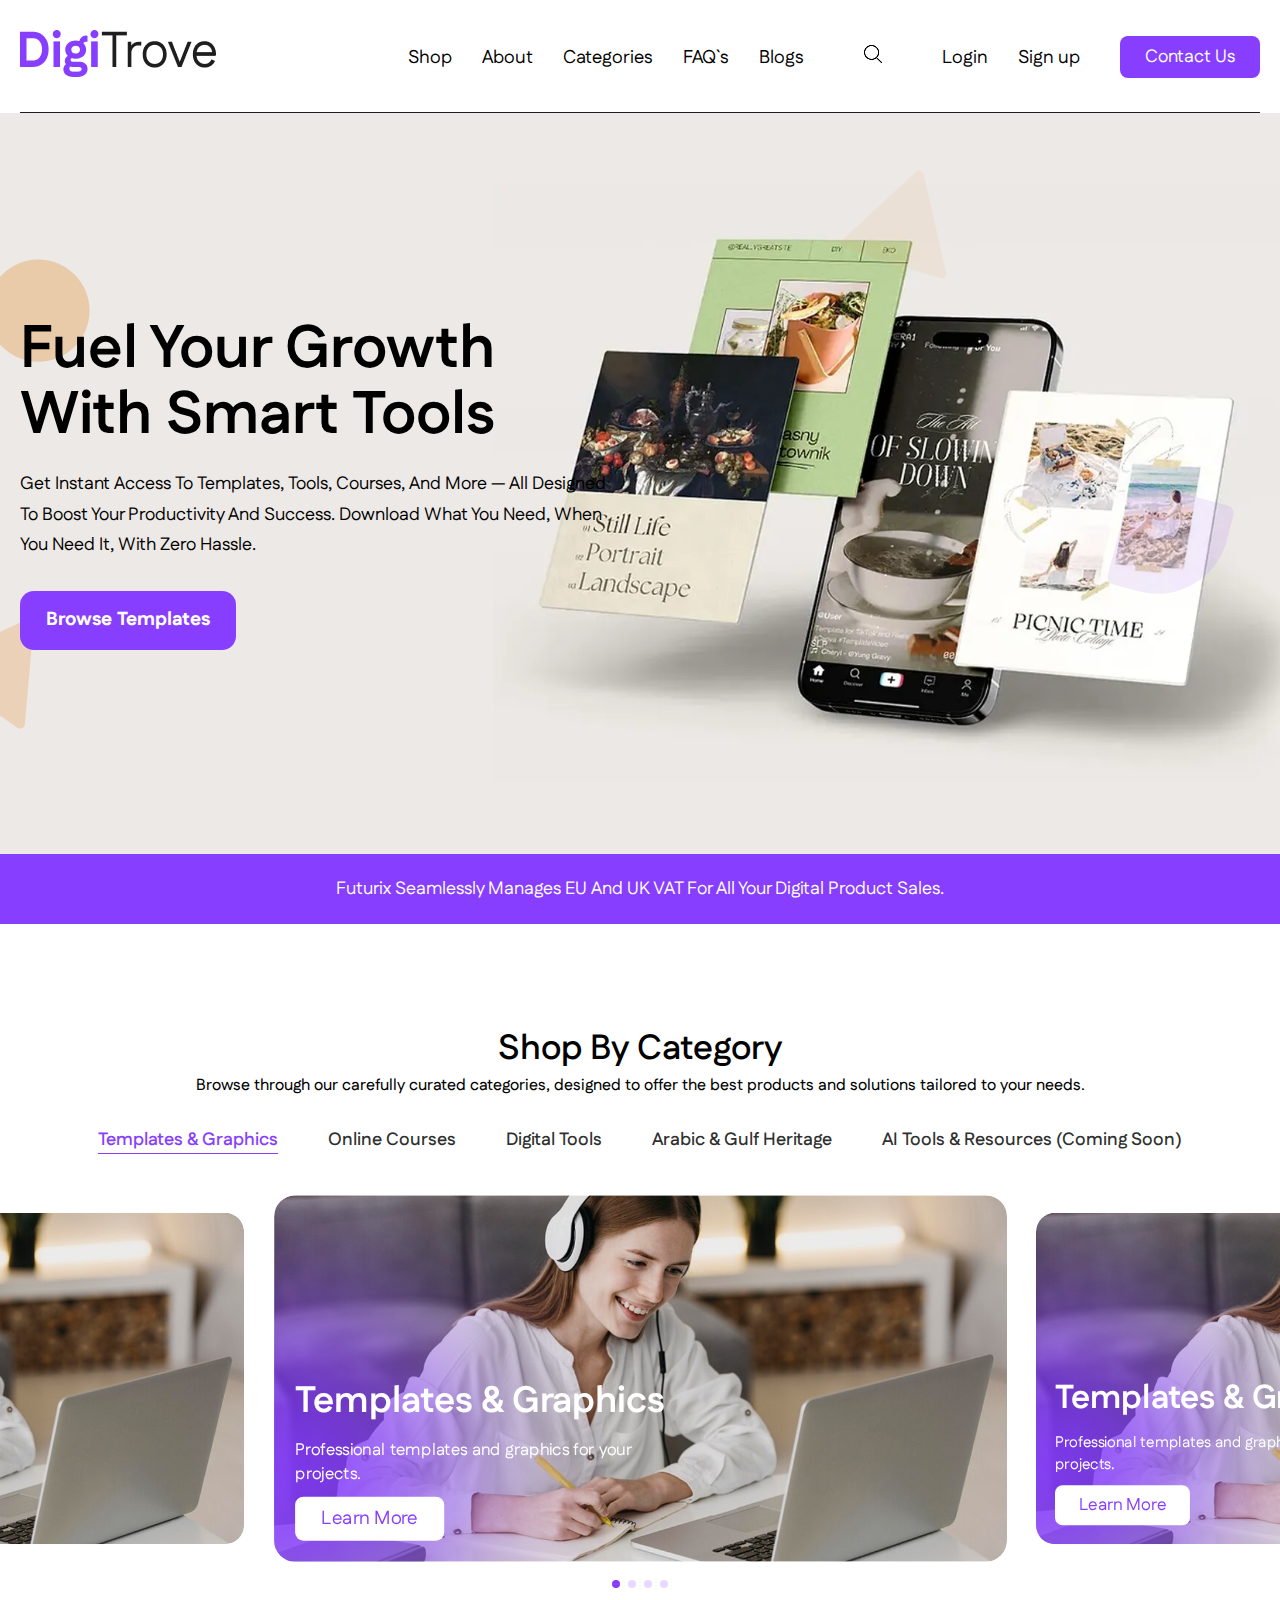
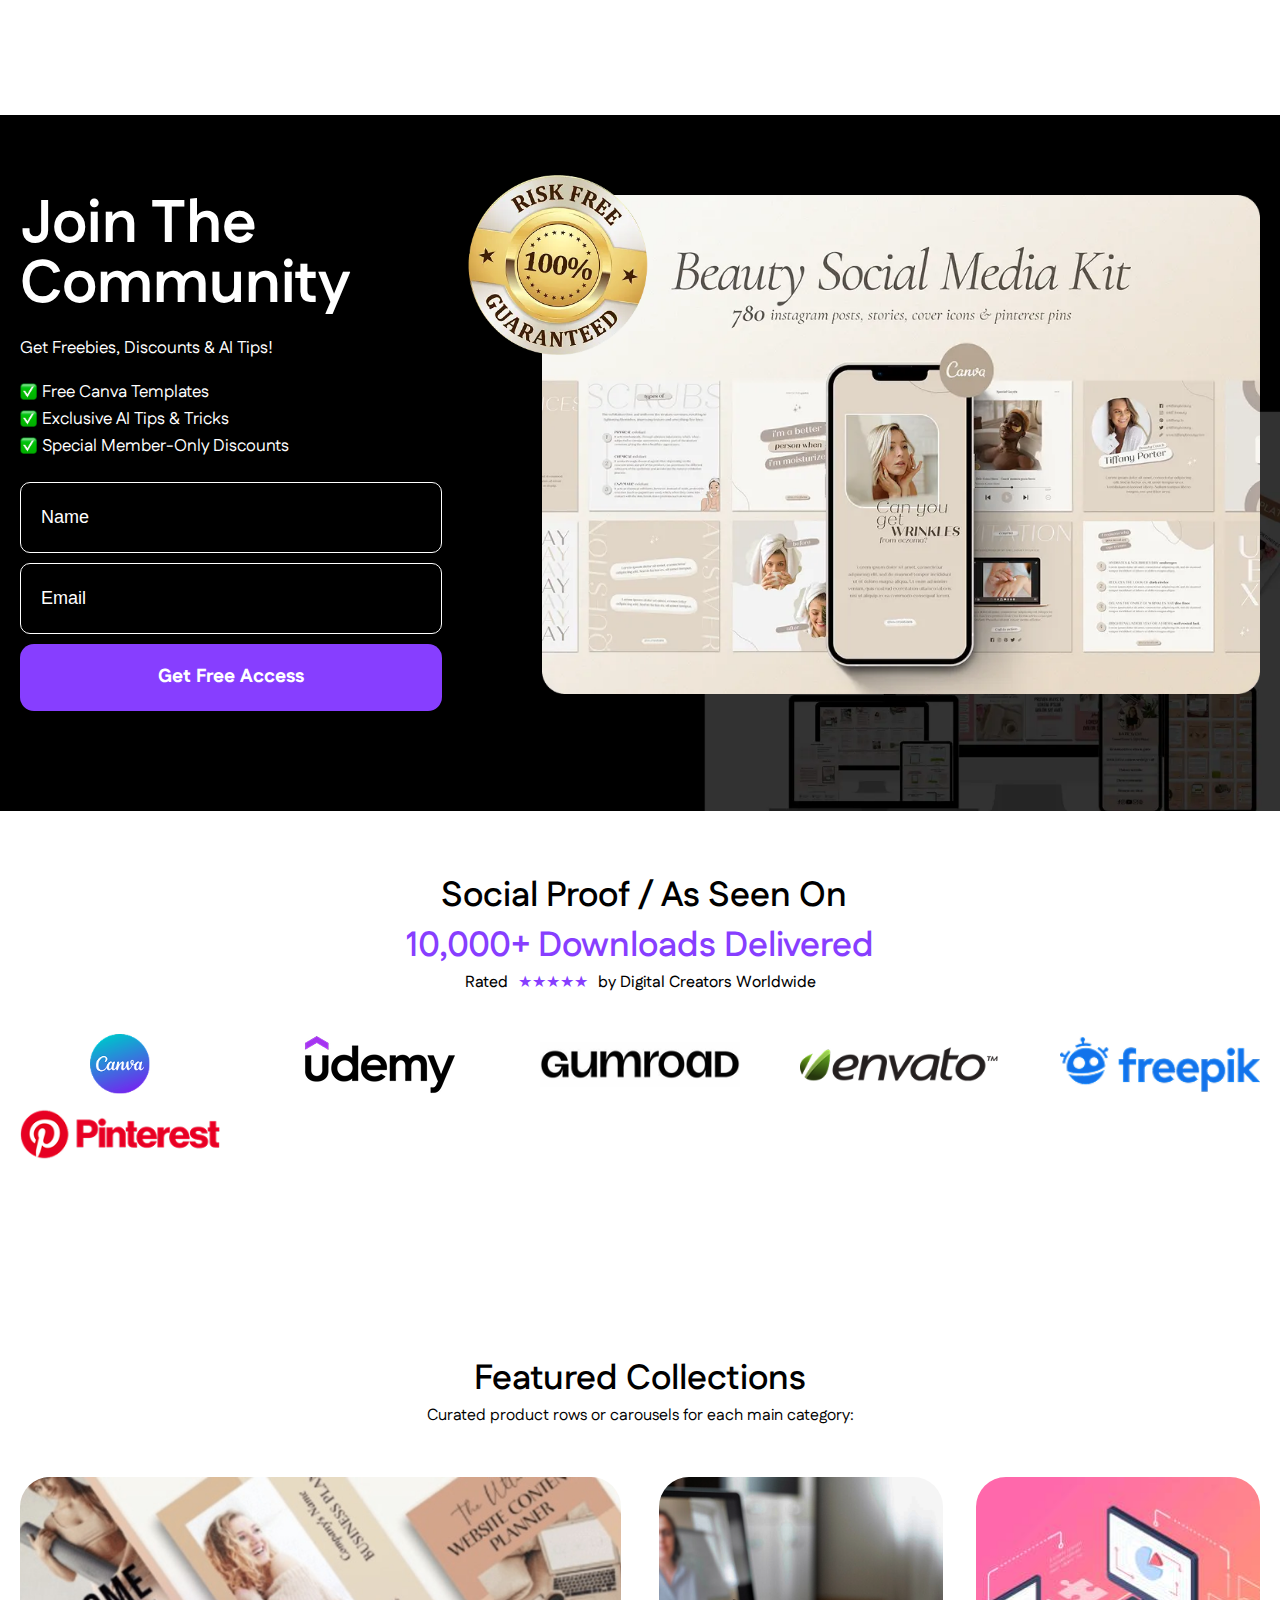
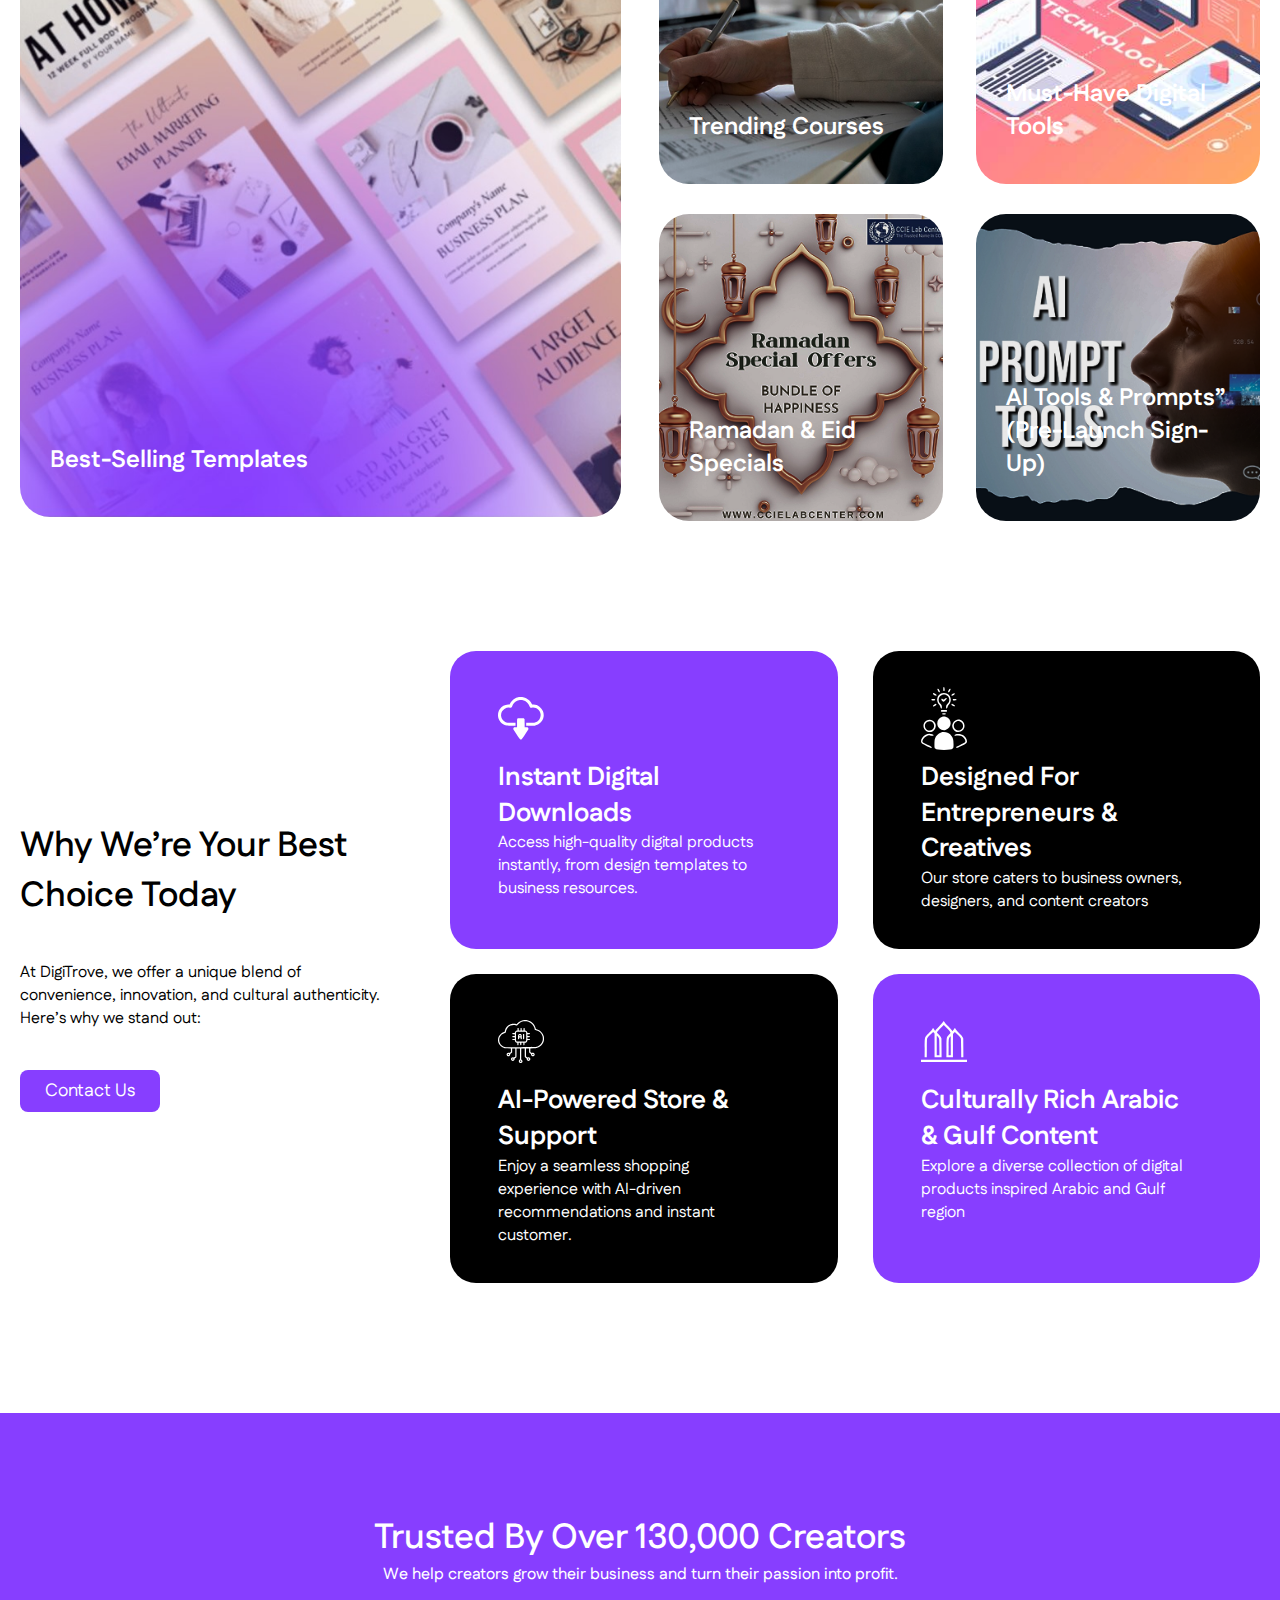
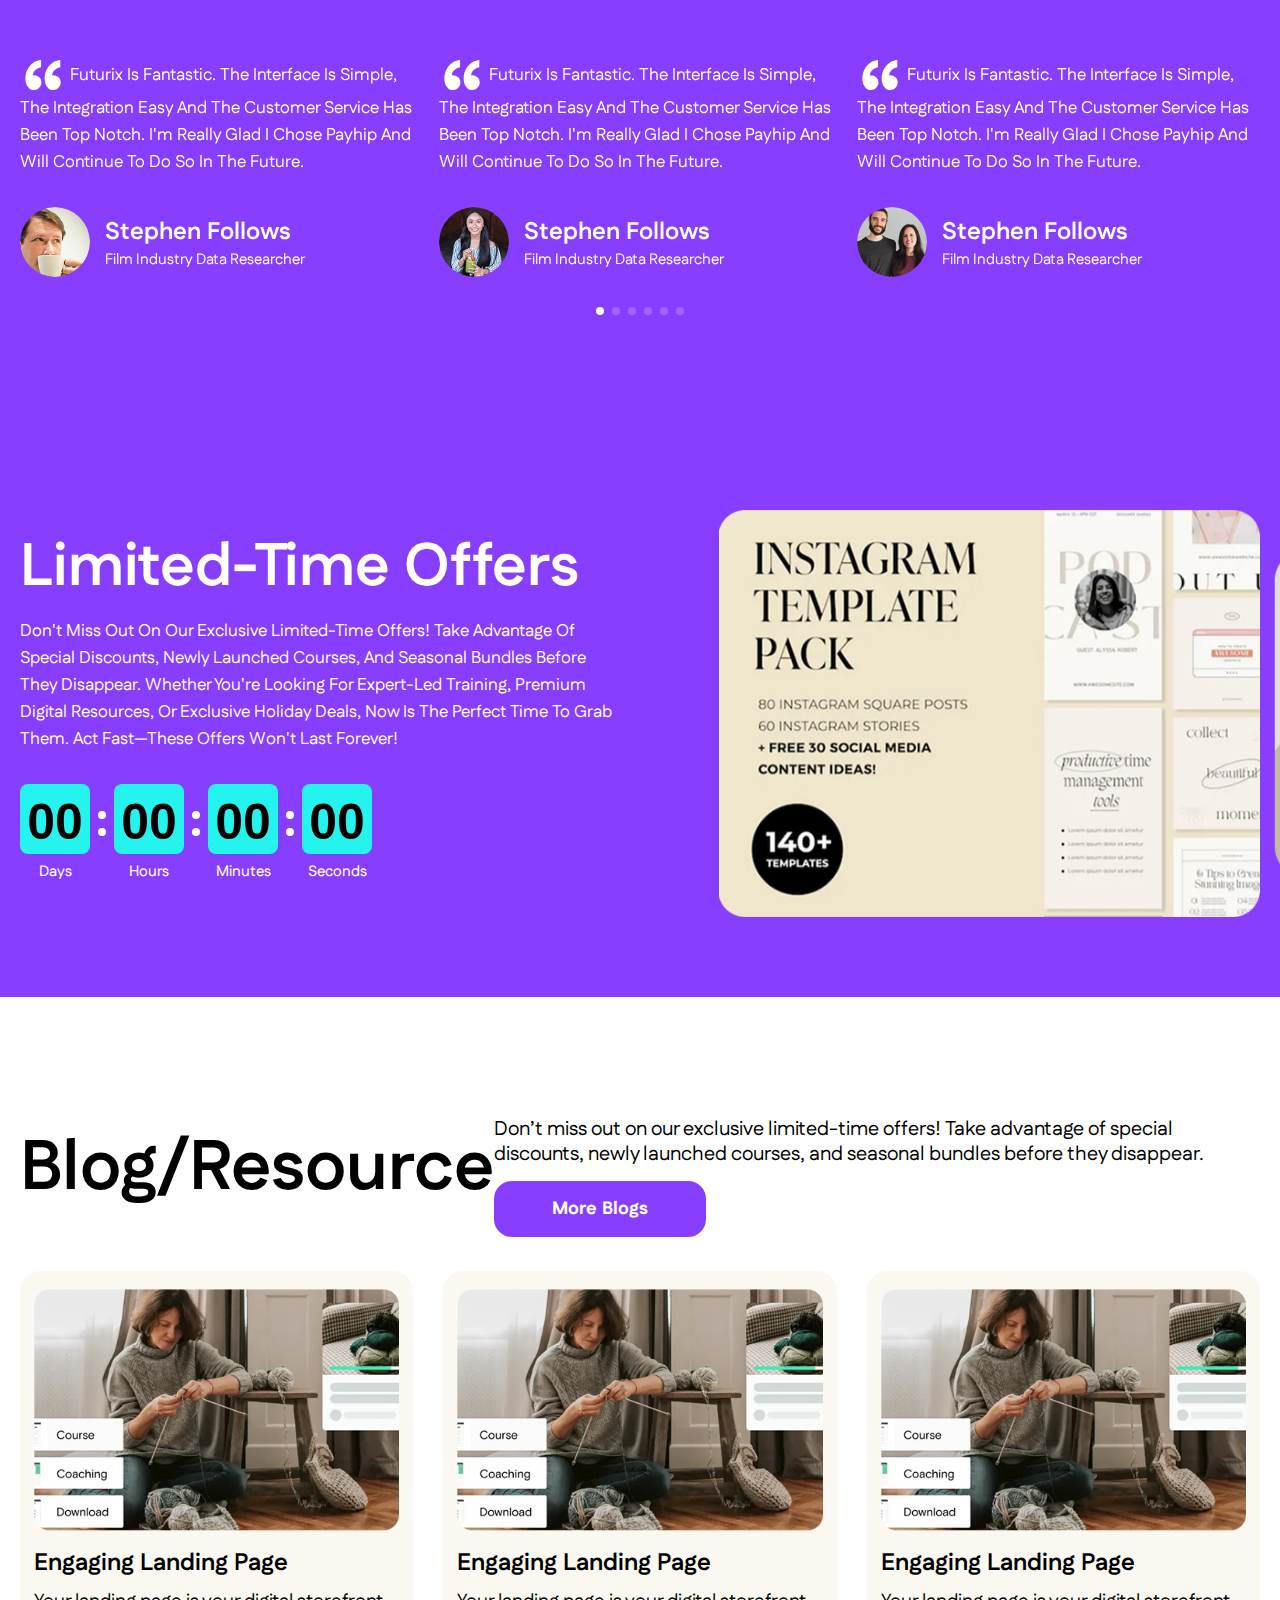
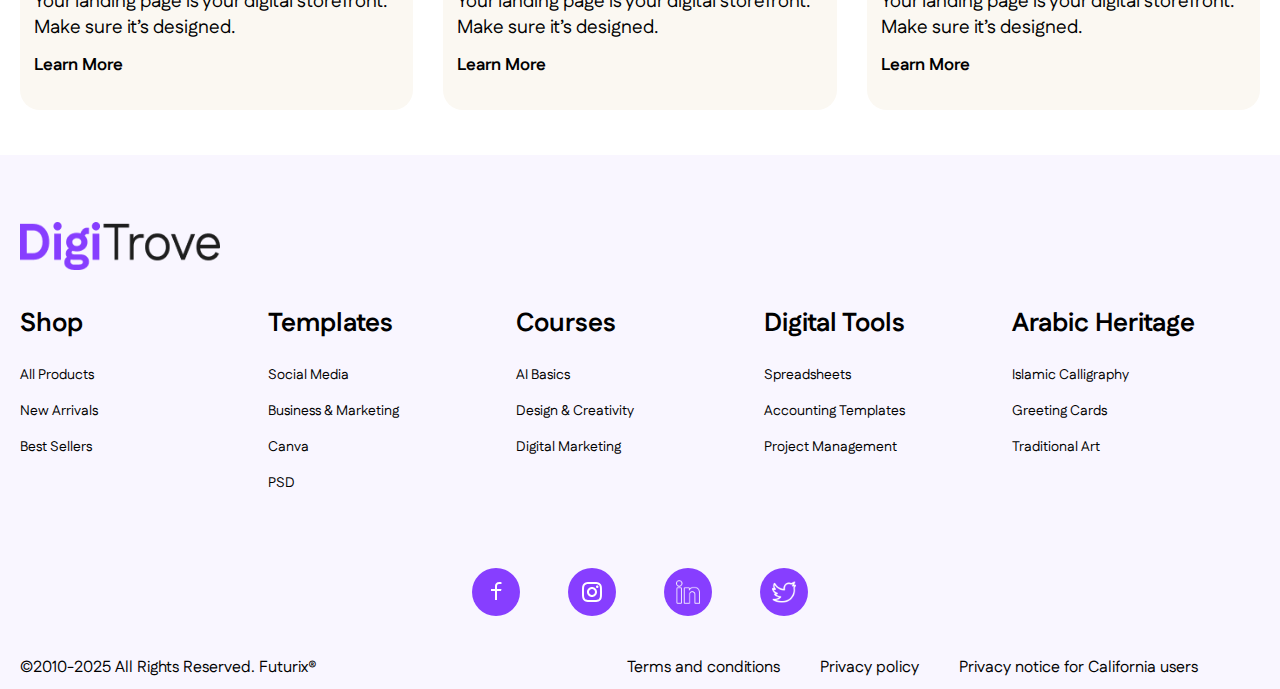
<file: index.html>
<!DOCTYPE html>
<html lang="en">

<head>
    <meta charset="UTF-8">
    <meta name="viewport" content="width=device-width, initial-scale=1.0">
    <title>Digi-Trove</title>

    <!-- GOOGLE FONTS -->
    <link rel="preconnect" href="https://fonts.googleapis.com">
    <link rel="preconnect" href="https://fonts.gstatic.com" crossorigin>
    <link href="https://fonts.googleapis.com/css2?family=Fustat:wght@200..800&display=swap" rel="stylesheet">

    <!-- Swiper CSS -->
    <link rel="stylesheet" href="https://cdn.jsdelivr.net/npm/swiper@11/swiper-bundle.min.css" />

    <!-- CSS FILES -->
    <link rel="stylesheet" href="assets/css/style.css">
    <link rel="stylesheet" href="assets/css/responsive.css">
</head>

<body>
    
    <header>
        <div class="container">
            <div class="header-row">
                <div class="logo">
                    <a href="index.html">
                        <img src="assets/images/logo.png" alt="">
                    </a>
                </div>

                <div class="hd-col-right">
                    <ul>
                        <li><a href="#">Shop</a></li>
                        <li><a href="about.html">About</a></li>
                        <li><a href="#">Categories</a></li>
                        <li><a href="faqs.html">FAQ`s</a></li>
                        <li><a href="latestBlog.html">Blogs</a></li>
                    </ul>

                    <a href="#" class="search-icon"><img src="assets/images/search-icon.png" alt=""></a>

                    <ul>
                        <li><a href="#">Login</a></li>
                        <li><a href="#">Sign up</a></li>
                    </ul>

                    <a href="contact.html" class="site-btn">Contact Us</a>
                </div>
            </div>
        </div>
    </header>

    <section class="banner-sec">
        <div class="bn-frags">
            <svg class="frag f1" width="129" height="129" viewBox="0 0 129 129" fill="none"
                xmlns="http://www.w3.org/2000/svg">
                <circle opacity="0.4" cx="64.3634" cy="64.6945" r="63.8849" fill="#E39A4D" />
            </svg>
            <svg class="frag f2" width="127" height="138" viewBox="0 0 127 138" fill="none"
                xmlns="http://www.w3.org/2000/svg">
                <path opacity="0.3"
                    d="M117.631 0.833419C121.817 -1.11805 126.546 2.19409 126.143 6.79526L115.192 131.79C114.789 136.391 109.556 138.83 105.773 136.181L2.9998 64.1993C-0.783369 61.5496 -0.27945 55.7982 3.90685 53.8467L117.631 0.833419Z"
                    fill="#E39A4D" />
            </svg>
            <svg class="frag f3" width="133" height="135" viewBox="0 0 133 135" fill="none"
                xmlns="http://www.w3.org/2000/svg">
                <path opacity="0.1"
                    d="M94.3453 1.98001C97.732 -1.16056 103.249 0.542851 104.275 5.04616L132.159 127.382C133.186 131.885 128.952 135.811 124.539 134.448L4.65083 97.4288C0.237629 96.0661 -1.04541 90.4369 2.34134 87.2964L94.3453 1.98001Z"
                    fill="#E39A4D" />
            </svg>
            <svg class="frag f4" width="159" height="144" viewBox="0 0 159 144" fill="none"
                xmlns="http://www.w3.org/2000/svg">
                <path opacity="0.1"
                    d="M32.79 0.915649L151.145 32.6287C156.479 34.0581 159.645 39.5415 158.216 44.8761L149.796 76.2975C136.932 124.309 87.5814 152.802 39.5694 139.937L8.14805 131.518C2.81339 130.088 -0.352427 124.605 1.07699 119.27L32.79 0.915649Z"
                    fill="#873EFF" />
            </svg>
        </div>
        <div class="container">
            <div class="bnn-grid">
                <div class="bnn-col1">
                    <h1>Fuel Your Growth with Smart Tools</h1>
                    <p>Get instant access to templates, tools, courses, and more — all designed to boost your
                        productivity and success. Download what you need, when you need it, with zero hassle.</p>
                    <a href="#">Browse Templates</a>
                </div>
                <div class="bnn-col2">
                    <img src="assets/images/bnn-img_converted.webp" alt="">
                </div>
            </div>
        </div>
    </section>
    <section class="bn-headline">
        <div class="container">
            <p>Futurix seamlessly manages EU and UK VAT for all your digital product sales.</p>
        </div>
    </section>


    <section class="shop-by-cat-sec">
        <div class="container">
            <div class="sec-title">
                <h2>Shop by Category</h2>
                <p>Browse through our carefully curated categories, designed to offer the best products and solutions
                    tailored to your needs.</p>
            </div>
            <div class="shop-cat-tab-holder">
                <button type="button" class="tab-btn active" data-tab="templates">Templates & Graphics</button>
                <button type="button" class="tab-btn" data-tab="courses">Online Courses</button>
                <button type="button" class="tab-btn" data-tab="tools">Digital Tools</button>
                <button type="button" class="tab-btn" data-tab="heritage">Arabic & Gulf Heritage</button>
                <button type="button" class="tab-btn" data-tab="ai">AI Tools & Resources (Coming Soon)</button>
            </div>
        </div>

        <div class="tab-content-holder">
            <!-- Templates & Graphics Tab -->
            <div class="tab-content active" id="templates">
                <div class="swiper shop-cat-swiper">
                    <div class="swiper-wrapper">
                        <!-- Slide 1 -->
                        <div class="swiper-slide">
                            <div class="shop-cat-card">
                                <img src="assets/images/shop-cat1.png" alt="" />
                                <div class="shop-cat-card-content">
                                    <h3>Templates & Graphics</h3>
                                    <p>Professional templates and graphics for your projects.</p>
                                    <a href="#" class="site-btn">Learn More</a>
                                </div>
                            </div>
                        </div>
                        <!-- Slide 2 -->
                        <div class="swiper-slide">
                            <div class="shop-cat-card">
                                <img src="assets/images/shop-cat1.png" alt="" />
                                <div class="shop-cat-card-content">
                                    <h3>Templates & Graphics</h3>
                                    <p>Professional templates and graphics for your projects.</p>
                                    <a href="#" class="site-btn">Learn More</a>
                                </div>
                            </div>
                        </div>
                        <!-- Slide 3 -->
                        <div class="swiper-slide">
                            <div class="shop-cat-card">
                                <img src="assets/images/shop-cat1.png" alt="" />
                                <div class="shop-cat-card-content">
                                    <h3>Templates & Graphics</h3>
                                    <p>Professional templates and graphics for your projects.</p>
                                    <a href="#" class="site-btn">Learn More</a>
                                </div>
                            </div>
                        </div>

                        <!-- Slide 4 -->
                        <div class="swiper-slide">
                            <div class="shop-cat-card">
                                <img src="assets/images/shop-cat1.png" alt="" />
                                <div class="shop-cat-card-content">
                                    <h3>AI Tools & Resources</h3>
                                    <p>Cutting-edge AI tools and resources for your projects.</p>
                                    <a href="#" class="site-btn">Learn More</a>
                                </div>
                            </div>
                        </div>
                    </div>
                    <!-- Add Navigation -->
                    <div class="swiper-button-next"></div>
                    <div class="swiper-button-prev"></div>
                    <!-- Add Pagination -->
                    <div class="swiper-pagination"></div>
                </div>
            </div>

            <!-- Online Courses Tab -->
            <div class="tab-content" id="courses">
                <div class="swiper shop-cat-swiper">
                    <div class="swiper-wrapper">
                        <!-- Slide 1 -->
                        <div class="swiper-slide">
                            <div class="shop-cat-card">
                                <img src="assets/images/shop-cat1.png" alt="" />
                                <div class="shop-cat-card-content">
                                    <h3>Online Courses</h3>
                                    <p>Affordable, accessible, and engaging courses for every learner.</p>
                                    <a href="#" class="site-btn">Learn More</a>
                                </div>
                            </div>
                        </div>
                        <!-- Slide 2 -->
                        <div class="swiper-slide">
                            <div class="shop-cat-card">
                                <img src="assets/images/shop-cat1.png" alt="" />
                                <div class="shop-cat-card-content">
                                    <h3>Online Courses</h3>
                                    <p>Affordable, accessible, and engaging courses for every learner.</p>
                                    <a href="#" class="site-btn">Learn More</a>
                                </div>
                            </div>
                        </div>
                        <!-- Slide 3 -->
                        <div class="swiper-slide">
                            <div class="shop-cat-card">
                                <img src="assets/images/shop-cat1.png" alt="" />
                                <div class="shop-cat-card-content">
                                    <h3>Online Courses</h3>
                                    <p>Affordable, accessible, and engaging courses for every learner.</p>
                                    <a href="#" class="site-btn">Learn More</a>
                                </div>
                            </div>
                        </div>
                        <!-- Slide 4 -->
                        <div class="swiper-slide">
                            <div class="shop-cat-card">
                                <img src="assets/images/shop-cat1.png" alt="" />
                                <div class="shop-cat-card-content">
                                    <h3>AI Tools & Resources</h3>
                                    <p>Cutting-edge AI tools and resources for your projects.</p>
                                    <a href="#" class="site-btn">Learn More</a>
                                </div>
                            </div>
                        </div>
                    </div>
                    <!-- Add Navigation -->
                    <div class="swiper-button-next"></div>
                    <div class="swiper-button-prev"></div>
                    <!-- Add Pagination -->
                    <div class="swiper-pagination"></div>
                </div>
            </div>

            <!-- Digital Tools Tab -->
            <div class="tab-content" id="tools">
                <div class="swiper shop-cat-swiper">
                    <div class="swiper-wrapper">
                        <!-- Slide 1 -->
                        <div class="swiper-slide">
                            <div class="shop-cat-card">
                                <img src="assets/images/shop-cat1.png" alt="" />
                                <div class="shop-cat-card-content">
                                    <h3>Digital Tools</h3>
                                    <p>Powerful tools to enhance your digital workflow.</p>
                                    <a href="#" class="site-btn">Learn More</a>
                                </div>
                            </div>
                        </div>
                        <!-- Slide 2 -->
                        <div class="swiper-slide">
                            <div class="shop-cat-card">
                                <img src="assets/images/shop-cat1.png" alt="" />
                                <div class="shop-cat-card-content">
                                    <h3>Digital Tools</h3>
                                    <p>Powerful tools to enhance your digital workflow.</p>
                                    <a href="#" class="site-btn">Learn More</a>
                                </div>
                            </div>
                        </div>
                        <!-- Slide 3 -->
                        <div class="swiper-slide">
                            <div class="shop-cat-card">
                                <img src="assets/images/shop-cat1.png" alt="" />
                                <div class="shop-cat-card-content">
                                    <h3>Digital Tools</h3>
                                    <p>Powerful tools to enhance your digital workflow.</p>
                                    <a href="#" class="site-btn">Learn More</a>
                                </div>
                            </div>
                        </div>
                        <!-- Slide 4 -->
                        <div class="swiper-slide">
                            <div class="shop-cat-card">
                                <img src="assets/images/shop-cat1.png" alt="" />
                                <div class="shop-cat-card-content">
                                    <h3>AI Tools & Resources</h3>
                                    <p>Cutting-edge AI tools and resources for your projects.</p>
                                    <a href="#" class="site-btn">Learn More</a>
                                </div>
                            </div>
                        </div>
                    </div>
                    <!-- Add Navigation -->
                    <div class="swiper-button-next"></div>
                    <div class="swiper-button-prev"></div>
                    <!-- Add Pagination -->
                    <div class="swiper-pagination"></div>
                </div>
            </div>

            <!-- Arabic & Gulf Heritage Tab -->
            <div class="tab-content" id="heritage">
                <div class="swiper shop-cat-swiper">
                    <div class="swiper-wrapper">
                        <!-- Slide 1 -->
                        <div class="swiper-slide">
                            <div class="shop-cat-card">
                                <img src="assets/images/shop-cat1.png" alt="" />
                                <div class="shop-cat-card-content">
                                    <h3>Arabic & Gulf Heritage</h3>
                                    <p>Explore the rich cultural heritage of the Arab world.</p>
                                    <a href="#" class="site-btn">Learn More</a>
                                </div>
                            </div>
                        </div>
                        <!-- Slide 2 -->
                        <div class="swiper-slide">
                            <div class="shop-cat-card">
                                <img src="assets/images/shop-cat1.png" alt="" />
                                <div class="shop-cat-card-content">
                                    <h3>Arabic & Gulf Heritage</h3>
                                    <p>Explore the rich cultural heritage of the Arab world.</p>
                                    <a href="#" class="site-btn">Learn More</a>
                                </div>
                            </div>
                        </div>
                        <!-- Slide 3 -->
                        <div class="swiper-slide">
                            <div class="shop-cat-card">
                                <img src="assets/images/shop-cat1.png" alt="" />
                                <div class="shop-cat-card-content">
                                    <h3>Arabic & Gulf Heritage</h3>
                                    <p>Explore the rich cultural heritage of the Arab world.</p>
                                    <a href="#" class="site-btn">Learn More</a>
                                </div>
                            </div>
                        </div>
                        <!-- Slide 4 -->
                        <div class="swiper-slide">
                            <div class="shop-cat-card">
                                <img src="assets/images/shop-cat1.png" alt="" />
                                <div class="shop-cat-card-content">
                                    <h3>AI Tools & Resources</h3>
                                    <p>Cutting-edge AI tools and resources for your projects.</p>
                                    <a href="#" class="site-btn">Learn More</a>
                                </div>
                            </div>
                        </div>
                    </div>
                    <!-- Add Navigation -->
                    <div class="swiper-button-next"></div>
                    <div class="swiper-button-prev"></div>
                    <!-- Add Pagination -->
                    <div class="swiper-pagination"></div>
                </div>
            </div>

            <!-- AI Tools & Resources Tab -->
            <div class="tab-content" id="ai">
                <div class="swiper shop-cat-swiper">
                    <div class="swiper-wrapper">
                        <!-- Slide 1 -->
                        <div class="swiper-slide">
                            <div class="shop-cat-card">
                                <img src="assets/images/shop-cat1.png" alt="" />
                                <div class="shop-cat-card-content">
                                    <h3>AI Tools & Resources</h3>
                                    <p>Cutting-edge AI tools and resources for your projects.</p>
                                    <a href="#" class="site-btn">Learn More</a>
                                </div>
                            </div>
                        </div>
                        <!-- Slide 2 -->
                        <div class="swiper-slide">
                            <div class="shop-cat-card">
                                <img src="assets/images/shop-cat1.png" alt="" />
                                <div class="shop-cat-card-content">
                                    <h3>AI Tools & Resources</h3>
                                    <p>Cutting-edge AI tools and resources for your projects.</p>
                                    <a href="#" class="site-btn">Learn More</a>
                                </div>
                            </div>
                        </div>
                        <!-- Slide 3 -->
                        <div class="swiper-slide">
                            <div class="shop-cat-card">
                                <img src="assets/images/shop-cat1.png" alt="" />
                                <div class="shop-cat-card-content">
                                    <h3>AI Tools & Resources</h3>
                                    <p>Cutting-edge AI tools and resources for your projects.</p>
                                    <a href="#" class="site-btn">Learn More</a>
                                </div>
                            </div>
                        </div>
                        <!-- Slide 4 -->
                        <div class="swiper-slide">
                            <div class="shop-cat-card">
                                <img src="assets/images/shop-cat1.png" alt="" />
                                <div class="shop-cat-card-content">
                                    <h3>AI Tools & Resources</h3>
                                    <p>Cutting-edge AI tools and resources for your projects.</p>
                                    <a href="#" class="site-btn">Learn More</a>
                                </div>
                            </div>
                        </div>
                    </div>
                    <!-- Add Navigation -->
                    <div class="swiper-button-next"></div>
                    <div class="swiper-button-prev"></div>
                    <!-- Add Pagination -->
                    <div class="swiper-pagination"></div>
                </div>
            </div>
        </div>
    </section>


    <section class="join-sec">
        <div class="container">
            <div class="join-grid">
                <div class="jc-01">
                    <h2>Join the Community</h2>
                    <p>Get Freebies, Discounts & AI Tips!</p>
                    <ul>
                        <li>Free Canva Templates</li>
                        <li>Exclusive AI Tips & Tricks</li>
                        <li>Special Member-Only Discounts</li>
                    </ul>
                    <form action="" class="join-form">
                        <input type="text" name="" id="" placeholder="Name" required>
                        <input type="email" name="" id="" placeholder="Email" required>
                        <button type="submit">Get Free Access</button>
                    </form>
                </div>
                <div class="jc-02">
                    <div class="ji-wrap">
                        <img class="ji-badge" src="assets/images/join-badge_converted.webp" alt="">
                        <img src="assets/images/join-col_converted.webp" alt="">
                    </div>
                </div>
            </div>
        </div>
    </section>



    <section class="shop-by-brand-sec">

        <div class="container">
            <div class="sec-title">
                <h2> Social Proof / As Seen On</h2>
                <h3>10,000+ Downloads Delivered</h3>
                <p>Rated <span>★★★★★</span> by Digital Creators Worldwide</p>
            </div>

            <div class="social-prof-img-holder">
                <img src="assets/images/prof1.png" alt="">
                <img src="assets/images/prof2.png" alt="">
                <img src="assets/images/prof3.png" alt="">
                <img src="assets/images/prof4.png" alt="">
                <img src="assets/images/prof5.png" alt="">
                <img src="assets/images/prof6.png" alt="">
            </div>

        </div>

    </section>

    <section class="feature-sec">
        <div class="container">
            <div class="feat-cntn">
                <div class="ft-top">
                    <div class="sec-title">
                        <h2>Featured Collections</h2>
                    </div>
                    <p>Curated product rows or carousels for each main category:</p>
                </div>
                <div class="ft-middle">
                    <div class="ft-mid-left">
                        <h4>Best-Selling Templates</h4>
                    </div>
                    <div class="ft-mid-right">
                        <div class="ft-mid-right-box">
                            <h4>Trending Courses</h4>
                        </div>

                        <div class="ft-mid-right-box">
                            <h4>Must-Have Digital Tools</h4>
                        </div>

                        <div class="ft-mid-right-box">
                            <h4>Ramadan & Eid Specials</h4>
                        </div>

                        <div class="ft-mid-right-box">
                            <h4>AI Tools & Prompts” (Pre-launch sign-up)</h4>
                        </div>
                    </div>
                </div>
                <div class="ft-bottom">
                    <div class="ft-bot-left">
                        <div class="sec-title">
                            <h2>Why We’re Your Best Choice Today</h2>
                        </div>
                        <p>
                            At DigiTrove, we offer a unique blend of convenience, innovation, and cultural authenticity.
                            Here’s why we stand out:
                        </p>
                        <a href="#" class="site-btn">Contact Us</a>
                    </div>
                    <div class="ft-bot-right">
                        <div class="ft-right-box">
                            <img src="assets/images/ft-right-box-img.svg" alt="">
                            <h3>Instant Digital Downloads</h3>
                            <p>
                                Access high-quality digital products instantly, from design templates to business
                                resources.
                            </p>
                        </div>

                        <div class="ft-right-box">
                            <img src="assets/images/ft-right-box-img-2.svg" alt="">
                            <h3>Designed for Entrepreneurs & Creatives</h3>
                            <p>
                                Our store caters to business owners, designers, and content creators
                            </p>
                        </div>

                        <div class="ft-right-box">
                            <img src="assets/images/ft-right-box-img-3.svg" alt="">
                            <h3>AI-Powered Store & Support</h3>
                            <p>
                                Enjoy a seamless shopping experience with AI-driven recommendations and instant
                                customer.
                            </p>
                        </div>

                        <div class="ft-right-box">
                            <img src="assets/images/ft-right-box-img-4.svg" alt="">
                            <h3>Culturally Rich Arabic & Gulf Content</h3>
                            <p>
                                Explore a diverse collection of digital products inspired Arabic and Gulf region
                            </p>
                        </div>
                    </div>
                </div>
            </div>
        </div>
    </section>

    <section class="trusted-sec">
        <div class="container">
            <div class="trusted-title sec-title">
                <h2>Trusted by over 130,000 creators</h2>
                <p>We help creators grow their business and turn their passion into profit.</p>
            </div>
            <div class="trusted-main">
                <div class="swiper trustedSwiper">
                    <div class="swiper-wrapper">
                        <div class="swiper-slide">
                            <div class="tst-cell">
                                <div class="ts-txt">
                                    <p>
                                        <svg width="46" height="39" viewBox="0 0 46 39" fill="none"
                                            xmlns="http://www.w3.org/2000/svg">
                                            <path
                                                d="M20.4444 0V9.35366C17.037 9.98781 14.375 11.4675 12.4583 13.7927C10.5417 16.0122 9.58333 18.6016 9.58333 21.561C9.58333 23.3577 9.84954 25.0488 10.3819 26.6341L4.47222 29.9634C4.36574 29.3293 4.25926 28.748 4.15278 28.2195C4.0463 27.5854 3.99306 26.9512 3.99306 26.3171C3.99306 24.4146 4.47222 22.9878 5.43056 22.0366C6.38889 21.0854 7.4537 20.5041 8.625 20.2927C9.7963 19.9756 10.6481 19.8171 11.1806 19.8171C13.9491 19.8171 16.2384 20.7154 18.0486 22.5122C19.9653 24.3089 20.9236 26.5813 20.9236 29.3293C20.9236 31.9715 19.9653 34.2439 18.0486 36.1463C16.2384 38.0488 13.9491 39 11.1806 39C8.83796 39 6.81482 38.313 5.11111 36.939C3.51389 35.4593 2.23611 33.6098 1.27778 31.3902C0.425926 29.065 0 26.6341 0 24.0976C0 21.878 0.319445 19.5 0.958333 16.9634C1.7037 14.3211 2.875 11.8374 4.47222 9.5122C6.06944 7.0813 8.14583 5.02032 10.7014 3.32926C13.3634 1.53252 16.6111 0.422765 20.4444 0ZM45.5208 0V9.35366C42.1134 9.98781 39.4514 11.4675 37.5347 13.7927C35.6181 16.0122 34.6597 18.6016 34.6597 21.561C34.6597 23.3577 34.9259 25.0488 35.4583 26.6341L29.5486 29.9634C29.4421 29.3293 29.3356 28.748 29.2292 28.2195C29.1227 27.5854 29.0694 26.9512 29.0694 26.3171C29.0694 24.4146 29.5486 22.9878 30.5069 22.0366C31.4653 21.0854 32.5301 20.5041 33.7014 20.2927C34.8727 19.9756 35.7245 19.8171 36.2569 19.8171C39.0255 19.8171 41.3148 20.7154 43.125 22.5122C45.0417 24.3089 46 26.5813 46 29.3293C46 31.9715 45.0417 34.2439 43.125 36.1463C41.3148 38.0488 39.0255 39 36.2569 39C33.9144 39 31.8912 38.313 30.1875 36.939C28.5903 35.4593 27.3125 33.6098 26.3542 31.3902C25.5023 29.065 25.0764 26.6341 25.0764 24.0976C25.0764 21.878 25.3958 19.5 26.0347 16.9634C26.7801 14.3211 27.9514 11.8374 29.5486 9.5122C31.1458 7.0813 33.2222 5.02032 35.7778 3.32926C38.4398 1.53252 41.6875 0.422765 45.5208 0Z"
                                                fill="white" />
                                        </svg>
                                        Futurix is fantastic. The interface is simple, the integration easy and the
                                        customer service has been top notch. I'm really glad I chose Payhip and will
                                        continue to do so in the future.
                                    </p>
                                </div>
                                <div class="tst-dets">
                                    <img src="assets/images/ts-01.png" alt="">
                                    <div class="user-dets">
                                        <span>Stephen Follows</span>
                                        <p>Film industry data researcher</p>
                                    </div>
                                </div>
                            </div>
                        </div>
                        <div class="swiper-slide">
                            <div class="tst-cell">
                                <div class="ts-txt">
                                    <p>
                                        <svg width="46" height="39" viewBox="0 0 46 39" fill="none"
                                            xmlns="http://www.w3.org/2000/svg">
                                            <path
                                                d="M20.4444 0V9.35366C17.037 9.98781 14.375 11.4675 12.4583 13.7927C10.5417 16.0122 9.58333 18.6016 9.58333 21.561C9.58333 23.3577 9.84954 25.0488 10.3819 26.6341L4.47222 29.9634C4.36574 29.3293 4.25926 28.748 4.15278 28.2195C4.0463 27.5854 3.99306 26.9512 3.99306 26.3171C3.99306 24.4146 4.47222 22.9878 5.43056 22.0366C6.38889 21.0854 7.4537 20.5041 8.625 20.2927C9.7963 19.9756 10.6481 19.8171 11.1806 19.8171C13.9491 19.8171 16.2384 20.7154 18.0486 22.5122C19.9653 24.3089 20.9236 26.5813 20.9236 29.3293C20.9236 31.9715 19.9653 34.2439 18.0486 36.1463C16.2384 38.0488 13.9491 39 11.1806 39C8.83796 39 6.81482 38.313 5.11111 36.939C3.51389 35.4593 2.23611 33.6098 1.27778 31.3902C0.425926 29.065 0 26.6341 0 24.0976C0 21.878 0.319445 19.5 0.958333 16.9634C1.7037 14.3211 2.875 11.8374 4.47222 9.5122C6.06944 7.0813 8.14583 5.02032 10.7014 3.32926C13.3634 1.53252 16.6111 0.422765 20.4444 0ZM45.5208 0V9.35366C42.1134 9.98781 39.4514 11.4675 37.5347 13.7927C35.6181 16.0122 34.6597 18.6016 34.6597 21.561C34.6597 23.3577 34.9259 25.0488 35.4583 26.6341L29.5486 29.9634C29.4421 29.3293 29.3356 28.748 29.2292 28.2195C29.1227 27.5854 29.0694 26.9512 29.0694 26.3171C29.0694 24.4146 29.5486 22.9878 30.5069 22.0366C31.4653 21.0854 32.5301 20.5041 33.7014 20.2927C34.8727 19.9756 35.7245 19.8171 36.2569 19.8171C39.0255 19.8171 41.3148 20.7154 43.125 22.5122C45.0417 24.3089 46 26.5813 46 29.3293C46 31.9715 45.0417 34.2439 43.125 36.1463C41.3148 38.0488 39.0255 39 36.2569 39C33.9144 39 31.8912 38.313 30.1875 36.939C28.5903 35.4593 27.3125 33.6098 26.3542 31.3902C25.5023 29.065 25.0764 26.6341 25.0764 24.0976C25.0764 21.878 25.3958 19.5 26.0347 16.9634C26.7801 14.3211 27.9514 11.8374 29.5486 9.5122C31.1458 7.0813 33.2222 5.02032 35.7778 3.32926C38.4398 1.53252 41.6875 0.422765 45.5208 0Z"
                                                fill="white" />
                                        </svg>
                                        Futurix is fantastic. The interface is simple, the integration easy and the
                                        customer service has been top notch. I'm really glad I chose Payhip and will
                                        continue to do so in the future.
                                    </p>
                                </div>
                                <div class="tst-dets">
                                    <img src="assets/images/ts-02.png" alt="">
                                    <div class="user-dets">
                                        <span>Stephen Follows</span>
                                        <p>Film industry data researcher</p>
                                    </div>
                                </div>
                            </div>
                        </div>
                        <div class="swiper-slide">
                            <div class="tst-cell">
                                <div class="ts-txt">
                                    <p>
                                        <svg width="46" height="39" viewBox="0 0 46 39" fill="none"
                                            xmlns="http://www.w3.org/2000/svg">
                                            <path
                                                d="M20.4444 0V9.35366C17.037 9.98781 14.375 11.4675 12.4583 13.7927C10.5417 16.0122 9.58333 18.6016 9.58333 21.561C9.58333 23.3577 9.84954 25.0488 10.3819 26.6341L4.47222 29.9634C4.36574 29.3293 4.25926 28.748 4.15278 28.2195C4.0463 27.5854 3.99306 26.9512 3.99306 26.3171C3.99306 24.4146 4.47222 22.9878 5.43056 22.0366C6.38889 21.0854 7.4537 20.5041 8.625 20.2927C9.7963 19.9756 10.6481 19.8171 11.1806 19.8171C13.9491 19.8171 16.2384 20.7154 18.0486 22.5122C19.9653 24.3089 20.9236 26.5813 20.9236 29.3293C20.9236 31.9715 19.9653 34.2439 18.0486 36.1463C16.2384 38.0488 13.9491 39 11.1806 39C8.83796 39 6.81482 38.313 5.11111 36.939C3.51389 35.4593 2.23611 33.6098 1.27778 31.3902C0.425926 29.065 0 26.6341 0 24.0976C0 21.878 0.319445 19.5 0.958333 16.9634C1.7037 14.3211 2.875 11.8374 4.47222 9.5122C6.06944 7.0813 8.14583 5.02032 10.7014 3.32926C13.3634 1.53252 16.6111 0.422765 20.4444 0ZM45.5208 0V9.35366C42.1134 9.98781 39.4514 11.4675 37.5347 13.7927C35.6181 16.0122 34.6597 18.6016 34.6597 21.561C34.6597 23.3577 34.9259 25.0488 35.4583 26.6341L29.5486 29.9634C29.4421 29.3293 29.3356 28.748 29.2292 28.2195C29.1227 27.5854 29.0694 26.9512 29.0694 26.3171C29.0694 24.4146 29.5486 22.9878 30.5069 22.0366C31.4653 21.0854 32.5301 20.5041 33.7014 20.2927C34.8727 19.9756 35.7245 19.8171 36.2569 19.8171C39.0255 19.8171 41.3148 20.7154 43.125 22.5122C45.0417 24.3089 46 26.5813 46 29.3293C46 31.9715 45.0417 34.2439 43.125 36.1463C41.3148 38.0488 39.0255 39 36.2569 39C33.9144 39 31.8912 38.313 30.1875 36.939C28.5903 35.4593 27.3125 33.6098 26.3542 31.3902C25.5023 29.065 25.0764 26.6341 25.0764 24.0976C25.0764 21.878 25.3958 19.5 26.0347 16.9634C26.7801 14.3211 27.9514 11.8374 29.5486 9.5122C31.1458 7.0813 33.2222 5.02032 35.7778 3.32926C38.4398 1.53252 41.6875 0.422765 45.5208 0Z"
                                                fill="white" />
                                        </svg>
                                        Futurix is fantastic. The interface is simple, the integration easy and the
                                        customer service has been top notch. I'm really glad I chose Payhip and will
                                        continue to do so in the future.
                                    </p>
                                </div>
                                <div class="tst-dets">
                                    <img src="assets/images/ts-03.png" alt="">
                                    <div class="user-dets">
                                        <span>Stephen Follows</span>
                                        <p>Film industry data researcher</p>
                                    </div>
                                </div>
                            </div>
                        </div>
                        <div class="swiper-slide">
                            <div class="tst-cell">
                                <div class="ts-txt">
                                    <p>
                                        <svg width="46" height="39" viewBox="0 0 46 39" fill="none"
                                            xmlns="http://www.w3.org/2000/svg">
                                            <path
                                                d="M20.4444 0V9.35366C17.037 9.98781 14.375 11.4675 12.4583 13.7927C10.5417 16.0122 9.58333 18.6016 9.58333 21.561C9.58333 23.3577 9.84954 25.0488 10.3819 26.6341L4.47222 29.9634C4.36574 29.3293 4.25926 28.748 4.15278 28.2195C4.0463 27.5854 3.99306 26.9512 3.99306 26.3171C3.99306 24.4146 4.47222 22.9878 5.43056 22.0366C6.38889 21.0854 7.4537 20.5041 8.625 20.2927C9.7963 19.9756 10.6481 19.8171 11.1806 19.8171C13.9491 19.8171 16.2384 20.7154 18.0486 22.5122C19.9653 24.3089 20.9236 26.5813 20.9236 29.3293C20.9236 31.9715 19.9653 34.2439 18.0486 36.1463C16.2384 38.0488 13.9491 39 11.1806 39C8.83796 39 6.81482 38.313 5.11111 36.939C3.51389 35.4593 2.23611 33.6098 1.27778 31.3902C0.425926 29.065 0 26.6341 0 24.0976C0 21.878 0.319445 19.5 0.958333 16.9634C1.7037 14.3211 2.875 11.8374 4.47222 9.5122C6.06944 7.0813 8.14583 5.02032 10.7014 3.32926C13.3634 1.53252 16.6111 0.422765 20.4444 0ZM45.5208 0V9.35366C42.1134 9.98781 39.4514 11.4675 37.5347 13.7927C35.6181 16.0122 34.6597 18.6016 34.6597 21.561C34.6597 23.3577 34.9259 25.0488 35.4583 26.6341L29.5486 29.9634C29.4421 29.3293 29.3356 28.748 29.2292 28.2195C29.1227 27.5854 29.0694 26.9512 29.0694 26.3171C29.0694 24.4146 29.5486 22.9878 30.5069 22.0366C31.4653 21.0854 32.5301 20.5041 33.7014 20.2927C34.8727 19.9756 35.7245 19.8171 36.2569 19.8171C39.0255 19.8171 41.3148 20.7154 43.125 22.5122C45.0417 24.3089 46 26.5813 46 29.3293C46 31.9715 45.0417 34.2439 43.125 36.1463C41.3148 38.0488 39.0255 39 36.2569 39C33.9144 39 31.8912 38.313 30.1875 36.939C28.5903 35.4593 27.3125 33.6098 26.3542 31.3902C25.5023 29.065 25.0764 26.6341 25.0764 24.0976C25.0764 21.878 25.3958 19.5 26.0347 16.9634C26.7801 14.3211 27.9514 11.8374 29.5486 9.5122C31.1458 7.0813 33.2222 5.02032 35.7778 3.32926C38.4398 1.53252 41.6875 0.422765 45.5208 0Z"
                                                fill="white" />
                                        </svg>
                                        Futurix is fantastic. The interface is simple, the integration easy and the
                                        customer service has been top notch. I'm really glad I chose Payhip and will
                                        continue to do so in the future.
                                    </p>
                                </div>
                                <div class="tst-dets">
                                    <img src="assets/images/ts-01.png" alt="">
                                    <div class="user-dets">
                                        <span>Stephen Follows</span>
                                        <p>Film industry data researcher</p>
                                    </div>
                                </div>
                            </div>
                        </div>
                        <div class="swiper-slide">
                            <div class="tst-cell">
                                <div class="ts-txt">
                                    <p>
                                        <svg width="46" height="39" viewBox="0 0 46 39" fill="none"
                                            xmlns="http://www.w3.org/2000/svg">
                                            <path
                                                d="M20.4444 0V9.35366C17.037 9.98781 14.375 11.4675 12.4583 13.7927C10.5417 16.0122 9.58333 18.6016 9.58333 21.561C9.58333 23.3577 9.84954 25.0488 10.3819 26.6341L4.47222 29.9634C4.36574 29.3293 4.25926 28.748 4.15278 28.2195C4.0463 27.5854 3.99306 26.9512 3.99306 26.3171C3.99306 24.4146 4.47222 22.9878 5.43056 22.0366C6.38889 21.0854 7.4537 20.5041 8.625 20.2927C9.7963 19.9756 10.6481 19.8171 11.1806 19.8171C13.9491 19.8171 16.2384 20.7154 18.0486 22.5122C19.9653 24.3089 20.9236 26.5813 20.9236 29.3293C20.9236 31.9715 19.9653 34.2439 18.0486 36.1463C16.2384 38.0488 13.9491 39 11.1806 39C8.83796 39 6.81482 38.313 5.11111 36.939C3.51389 35.4593 2.23611 33.6098 1.27778 31.3902C0.425926 29.065 0 26.6341 0 24.0976C0 21.878 0.319445 19.5 0.958333 16.9634C1.7037 14.3211 2.875 11.8374 4.47222 9.5122C6.06944 7.0813 8.14583 5.02032 10.7014 3.32926C13.3634 1.53252 16.6111 0.422765 20.4444 0ZM45.5208 0V9.35366C42.1134 9.98781 39.4514 11.4675 37.5347 13.7927C35.6181 16.0122 34.6597 18.6016 34.6597 21.561C34.6597 23.3577 34.9259 25.0488 35.4583 26.6341L29.5486 29.9634C29.4421 29.3293 29.3356 28.748 29.2292 28.2195C29.1227 27.5854 29.0694 26.9512 29.0694 26.3171C29.0694 24.4146 29.5486 22.9878 30.5069 22.0366C31.4653 21.0854 32.5301 20.5041 33.7014 20.2927C34.8727 19.9756 35.7245 19.8171 36.2569 19.8171C39.0255 19.8171 41.3148 20.7154 43.125 22.5122C45.0417 24.3089 46 26.5813 46 29.3293C46 31.9715 45.0417 34.2439 43.125 36.1463C41.3148 38.0488 39.0255 39 36.2569 39C33.9144 39 31.8912 38.313 30.1875 36.939C28.5903 35.4593 27.3125 33.6098 26.3542 31.3902C25.5023 29.065 25.0764 26.6341 25.0764 24.0976C25.0764 21.878 25.3958 19.5 26.0347 16.9634C26.7801 14.3211 27.9514 11.8374 29.5486 9.5122C31.1458 7.0813 33.2222 5.02032 35.7778 3.32926C38.4398 1.53252 41.6875 0.422765 45.5208 0Z"
                                                fill="white" />
                                        </svg>
                                        Futurix is fantastic. The interface is simple, the integration easy and the
                                        customer service has been top notch. I'm really glad I chose Payhip and will
                                        continue to do so in the future.
                                    </p>
                                </div>
                                <div class="tst-dets">
                                    <img src="assets/images/ts-02.png" alt="">
                                    <div class="user-dets">
                                        <span>Stephen Follows</span>
                                        <p>Film industry data researcher</p>
                                    </div>
                                </div>
                            </div>
                        </div>
                        <div class="swiper-slide">
                            <div class="tst-cell">
                                <div class="ts-txt">
                                    <p>
                                        <svg width="46" height="39" viewBox="0 0 46 39" fill="none"
                                            xmlns="http://www.w3.org/2000/svg">
                                            <path
                                                d="M20.4444 0V9.35366C17.037 9.98781 14.375 11.4675 12.4583 13.7927C10.5417 16.0122 9.58333 18.6016 9.58333 21.561C9.58333 23.3577 9.84954 25.0488 10.3819 26.6341L4.47222 29.9634C4.36574 29.3293 4.25926 28.748 4.15278 28.2195C4.0463 27.5854 3.99306 26.9512 3.99306 26.3171C3.99306 24.4146 4.47222 22.9878 5.43056 22.0366C6.38889 21.0854 7.4537 20.5041 8.625 20.2927C9.7963 19.9756 10.6481 19.8171 11.1806 19.8171C13.9491 19.8171 16.2384 20.7154 18.0486 22.5122C19.9653 24.3089 20.9236 26.5813 20.9236 29.3293C20.9236 31.9715 19.9653 34.2439 18.0486 36.1463C16.2384 38.0488 13.9491 39 11.1806 39C8.83796 39 6.81482 38.313 5.11111 36.939C3.51389 35.4593 2.23611 33.6098 1.27778 31.3902C0.425926 29.065 0 26.6341 0 24.0976C0 21.878 0.319445 19.5 0.958333 16.9634C1.7037 14.3211 2.875 11.8374 4.47222 9.5122C6.06944 7.0813 8.14583 5.02032 10.7014 3.32926C13.3634 1.53252 16.6111 0.422765 20.4444 0ZM45.5208 0V9.35366C42.1134 9.98781 39.4514 11.4675 37.5347 13.7927C35.6181 16.0122 34.6597 18.6016 34.6597 21.561C34.6597 23.3577 34.9259 25.0488 35.4583 26.6341L29.5486 29.9634C29.4421 29.3293 29.3356 28.748 29.2292 28.2195C29.1227 27.5854 29.0694 26.9512 29.0694 26.3171C29.0694 24.4146 29.5486 22.9878 30.5069 22.0366C31.4653 21.0854 32.5301 20.5041 33.7014 20.2927C34.8727 19.9756 35.7245 19.8171 36.2569 19.8171C39.0255 19.8171 41.3148 20.7154 43.125 22.5122C45.0417 24.3089 46 26.5813 46 29.3293C46 31.9715 45.0417 34.2439 43.125 36.1463C41.3148 38.0488 39.0255 39 36.2569 39C33.9144 39 31.8912 38.313 30.1875 36.939C28.5903 35.4593 27.3125 33.6098 26.3542 31.3902C25.5023 29.065 25.0764 26.6341 25.0764 24.0976C25.0764 21.878 25.3958 19.5 26.0347 16.9634C26.7801 14.3211 27.9514 11.8374 29.5486 9.5122C31.1458 7.0813 33.2222 5.02032 35.7778 3.32926C38.4398 1.53252 41.6875 0.422765 45.5208 0Z"
                                                fill="white" />
                                        </svg>
                                        Futurix is fantastic. The interface is simple, the integration easy and the
                                        customer service has been top notch. I'm really glad I chose Payhip and will
                                        continue to do so in the future.
                                    </p>
                                </div>
                                <div class="tst-dets">
                                    <img src="assets/images/ts-03.png" alt="">
                                    <div class="user-dets">
                                        <span>Stephen Follows</span>
                                        <p>Film industry data researcher</p>
                                    </div>
                                </div>
                            </div>
                        </div>
                    </div>
                    <div class="swiper-pagination trusted-pagination"></div>
                </div>
            </div>
        </div>
    </section>



    <section class="lm-offer-sec">
        <div class="container">
            <div class="lm-offer-grid">
                <div class="lm-offer-col1">
                    <h2>Limited-Time Offers</h2>
                    <p>Don't miss out on our exclusive limited-time offers! Take advantage of special discounts, newly
                        launched courses, and seasonal bundles before they disappear. Whether you're looking for
                        expert-led training, premium digital resources, or exclusive holiday deals, now is the perfect
                        time to grab them. Act fast—these offers won't last forever!</p>
                    <div class="timer-grid">
                        <div class="time-cell">
                            <span class="time-val">00</span>
                            <span class="time-txt">Days</span>
                        </div>
                        <svg width="13" height="41" viewBox="0 0 13 41" fill="none" xmlns="http://www.w3.org/2000/svg">
                            <circle cx="6.5" cy="6.5" r="6.5" fill="white" />
                            <circle cx="6.5" cy="34.5" r="6.5" fill="white" />
                        </svg>
                        <div class="time-cell">
                            <span class="time-val">00</span>
                            <span class="time-txt">Hours</span>
                        </div>
                        <svg width="13" height="41" viewBox="0 0 13 41" fill="none" xmlns="http://www.w3.org/2000/svg">
                            <circle cx="6.5" cy="6.5" r="6.5" fill="white" />
                            <circle cx="6.5" cy="34.5" r="6.5" fill="white" />
                        </svg>
                        <div class="time-cell">
                            <span class="time-val">00</span>
                            <span class="time-txt">Minutes</span>
                        </div>
                        <svg width="13" height="41" viewBox="0 0 13 41" fill="none" xmlns="http://www.w3.org/2000/svg">
                            <circle cx="6.5" cy="6.5" r="6.5" fill="white" />
                            <circle cx="6.5" cy="34.5" r="6.5" fill="white" />
                        </svg>
                        <div class="time-cell">
                            <span class="time-val">00</span>
                            <span class="time-txt">Seconds</span>
                        </div>
                    </div>
                </div>
                <div class="lm-offer-col2">
                    <div class="swiper offerSwiper">
                        <div class="swiper-wrapper">
                            <div class="swiper-slide">
                                <a href="#" class="off-cell">
                                    <img src="assets/images/slid-01.png" alt="">
                                </a>
                            </div>
                            <div class="swiper-slide">
                                <a href="#" class="off-cell">
                                    <img src="assets/images/slid-02.png" alt="">
                                </a>
                            </div>
                            <div class="swiper-slide">
                                <a href="#" class="off-cell">
                                    <img src="assets/images/slid-01.png" alt="">
                                </a>
                            </div>
                            <div class="swiper-slide">
                                <a href="#" class="off-cell">
                                    <img src="assets/images/slid-02.png" alt="">
                                </a>
                            </div>
                        </div>
                    </div>
                </div>
            </div>
        </div>
    </section>




    <section class="blog-sec">
        <div class="container">
            <div class="blog-contant-holder">
                <div class="blog-text-area">
                    <div class="blog-text-inner">
                        <h1>Blog/Resource</h1>
                    </div>
                    <div class="blog-text-inner">
                        <p>Don’t miss out on our exclusive limited-time offers! Take advantage of special discounts,
                             newly launched courses, and seasonal bundles before they disappear.</p>
                             <div class="blog-text-btn">
                                <a href="#">More Blogs</a>
                             </div>
                    </div>
                </div>
                <div class="blog-inner-contant">
                    <div class="blog-inner-contant-colum">
                        <img src="assets/images/blog-contant-image.png" alt="image">
                        <h3>Engaging Landing Page</h3>
                        <p>Your landing page is your digital storefront. Make sure it’s designed.</p>
                        <div class="blog-iner-colum-btn">
                            <a href="#">Learn More</a>
                        </div>
                    </div>
                    <div class="blog-inner-contant-colum">
                        <img src="assets/images/blog-contant-image.png" alt="image">
                        <h3>Engaging Landing Page</h3>
                        <p>Your landing page is your digital storefront. Make sure it’s designed.</p>
                        <div class="blog-iner-colum-btn">
                            <a href="#">Learn More</a>
                        </div>
                    </div>
                    <div class="blog-inner-contant-colum">
                        <img src="assets/images/blog-contant-image.png" alt="image">
                        <h3>Engaging Landing Page</h3>
                        <p>Your landing page is your digital storefront. Make sure it’s designed.</p>
                        <div class="blog-iner-colum-btn">
                            <a href="#">Learn More</a>
                        </div>
                    </div>
                </div>
            </div>
        </div>
    </section>
    



    <footer class="main-footer">
        <div class="container">
            <div class="footer-contant-holder">
                <div class="footer-logo">
                    <img src="assets/images/DigiTrove.png" alt="footer-image">
                </div>
                <div class="footer-inner-contant">
                    <div class="footer-inner-colum">
                        <h3>Shop</h3>
                        <ul>
                            <li><a href="#">All Products</a></li>
                            <li><a href="#">New Arrivals</a></li>
                            <li><a href="#">Best Sellers</a></li>
                        </ul>
                    </div>
                    <div class="footer-inner-colum">
                        <h3>Templates</h3>
                        <ul>
                            <li><a href="#">Social Media</a></li>
                            <li><a href="#">Business & Marketing</a></li>
                            <li><a href="#">Canva</a></li>
                            <li><a href="#">PSD</a></li>
                        </ul>
                    </div>
                    <div class="footer-inner-colum">
                        <h3>Courses</h3>
                        <ul>
                            <li><a href="#">AI Basics</a></li>
                            <li><a href="#">Design & Creativity</a></li>
                            <li><a href="#">Digital Marketing</a></li>
                        </ul>
                    </div>
                    <div class="footer-inner-colum">
                        <h3>Digital Tools</h3>
                        <ul>
                            <li><a href="#">Spreadsheets</a></li>
                            <li><a href="#">Accounting Templates</a></li>
                            <li><a href="#">Project Management</a></li>
                        </ul>
                    </div>
                    <div class="footer-inner-colum">
                        <h3>Arabic Heritage</h3>
                        <ul>
                            <li><a href="#">Islamic Calligraphy</a></li>
                            <li><a href="#">Greeting Cards</a></li>
                            <li><a href="#">Traditional Art</a></li>
                        </ul>
                    </div>
                </div>
                <div class="footer-icons-links">
                    <a href="#">
                        <div class="footer-image-icon">
                            <img src="assets/images/facebook-iocn-footer.png" alt="icon">
                        </div>
                    </a>
                    <a href="#">
                        <div class="footer-image-icon">
                            <img src="assets/images/intagram-icon-footer.png" alt="icon">
                        </div>
                    </a>
                    <a href="#">
                        <div class="footer-image-icon">
                            <img src="assets/images/lindin-icon-footer.png" alt="icon">
                        </div>
                    </a>
                    <a href="#">
                        <div class="footer-image-icon">
                            <img src="assets/images/twitter-icon-footer.png" alt="icon">
                        </div>
                    </a>
                </div>
            </div>
            <div class="footer-bottom-contant">
                <div class="footer-bottom-inner-item">
                    <p>©2010-2025 All Rights Reserved. Futurix®</p>
                </div>
                <div class="footer-bottom-inner-item">
                    <a href="#">Terms and conditions</a>
                    <a href="#">Privacy policy</a>
                    <a href="#">Privacy notice for California users</a>
                </div>
            </div>
        </div>
    </footer>















    <!-- Swiper JS -->
    <script src="https://cdn.jsdelivr.net/npm/swiper@11/swiper-bundle.min.js"></script>
    <script src="assets/js/script.js"></script>
    <script>
        document.addEventListener('DOMContentLoaded', function () {
            // Initialize all swipers
            const swipers = {};
            document.querySelectorAll('.shop-cat-swiper').forEach((swiperEl, index) => {
                swipers[index] = new Swiper(swiperEl, {
                    // Optional parameters
                    slidesPerView: 1,
                    spaceBetween: 30,
                    loop: true,
                    centeredSlides: true,

                    // Navigation arrows
                    navigation: {
                        nextEl: swiperEl.querySelector('.swiper-button-next'),
                        prevEl: swiperEl.querySelector('.swiper-button-prev'),
                    },
                    // Autoplay
                    autoplay: {
                        delay: 3000,
                        disableOnInteraction: false,
                    },

                    // Pagination
                    pagination: {
                        el: swiperEl.querySelector('.swiper-pagination'),
                        clickable: true,
                    },

                    // Responsive breakpoints
                    breakpoints: {
                        // when window width is >= 768px
                        768: {
                            slidesPerView: 2,
                        },
                        // when window width is >= 1024px
                        1024: {
                            slidesPerView: 1.8,
                        }
                    }
                });
            });

            // Tab functionality
            const tabButtons = document.querySelectorAll('.tab-btn');
            const tabContents = document.querySelectorAll('.tab-content');

            tabButtons.forEach(button => {
                button.addEventListener('click', () => {
                    // Remove active class from all buttons and contents
                    tabButtons.forEach(btn => btn.classList.remove('active'));
                    tabContents.forEach(content => content.classList.remove('active'));

                    // Add active class to clicked button
                    button.classList.add('active');

                    // Show corresponding content
                    const tabId = button.getAttribute('data-tab');
                    document.getElementById(tabId).classList.add('active');

                    // Update swiper for the active tab
                    const activeSwiperIndex = Array.from(tabContents).indexOf(document.getElementById(tabId));
                    if (swipers[activeSwiperIndex]) {
                        swipers[activeSwiperIndex].update();
                    }
                });
            });
        });
    </script>
    <script>
        // Set the date we're counting down to (you can change this to your desired end date)
        const countDownDate = new Date("2025-05-31T23:59:59").getTime();

        // Update the countdown every 1 second
        const timer = setInterval(function () {
            // Get current date and time
            const now = new Date().getTime();

            // Find the distance between now and the countdown date
            const distance = countDownDate - now;

            // Time calculations for days, hours, minutes and seconds
            const days = Math.floor(distance / (1000 * 60 * 60 * 24));
            const hours = Math.floor((distance % (1000 * 60 * 60 * 24)) / (1000 * 60 * 60));
            const minutes = Math.floor((distance % (1000 * 60 * 60)) / (1000 * 60));
            const seconds = Math.floor((distance % (1000 * 60)) / 1000);

            // Update the HTML elements with the calculated values
            document.querySelectorAll('.time-val')[0].textContent = String(days).padStart(2, '0');
            document.querySelectorAll('.time-val')[1].textContent = String(hours).padStart(2, '0');
            document.querySelectorAll('.time-val')[2].textContent = String(minutes).padStart(2, '0');
            document.querySelectorAll('.time-val')[3].textContent = String(seconds).padStart(2, '0');

            // If the countdown is finished, clear the interval
            if (distance < 0) {
                clearInterval(timer);
                document.querySelectorAll('.time-val').forEach(el => el.textContent = '00');
            }
        }, 1000);
    </script>
    <script>
        var swiper = new Swiper(".offerSwiper", {
            slidesPerView: 1,
            spaceBetween: 14,
            loop: true,
            autoplay: {
                delay: 3000,
                disableOnInteraction: false,
            },
            speed: 600,
        });

        var swiper = new Swiper(".trustedSwiper", {
            slidesPerView: 3,
            spaceBetween: 16,
            loop: true,
            pagination: {
                el: ".trusted-pagination",
                clickable: true,
            },
            breakpoints: {
                10: {
                    slidesPerView: 1,
                },
                768: {
                    slidesPerView: 2,
                },
                1024: {
                    slidesPerView: 3,
                }
            }
        });
    </script>


</body>

</html>
</file>
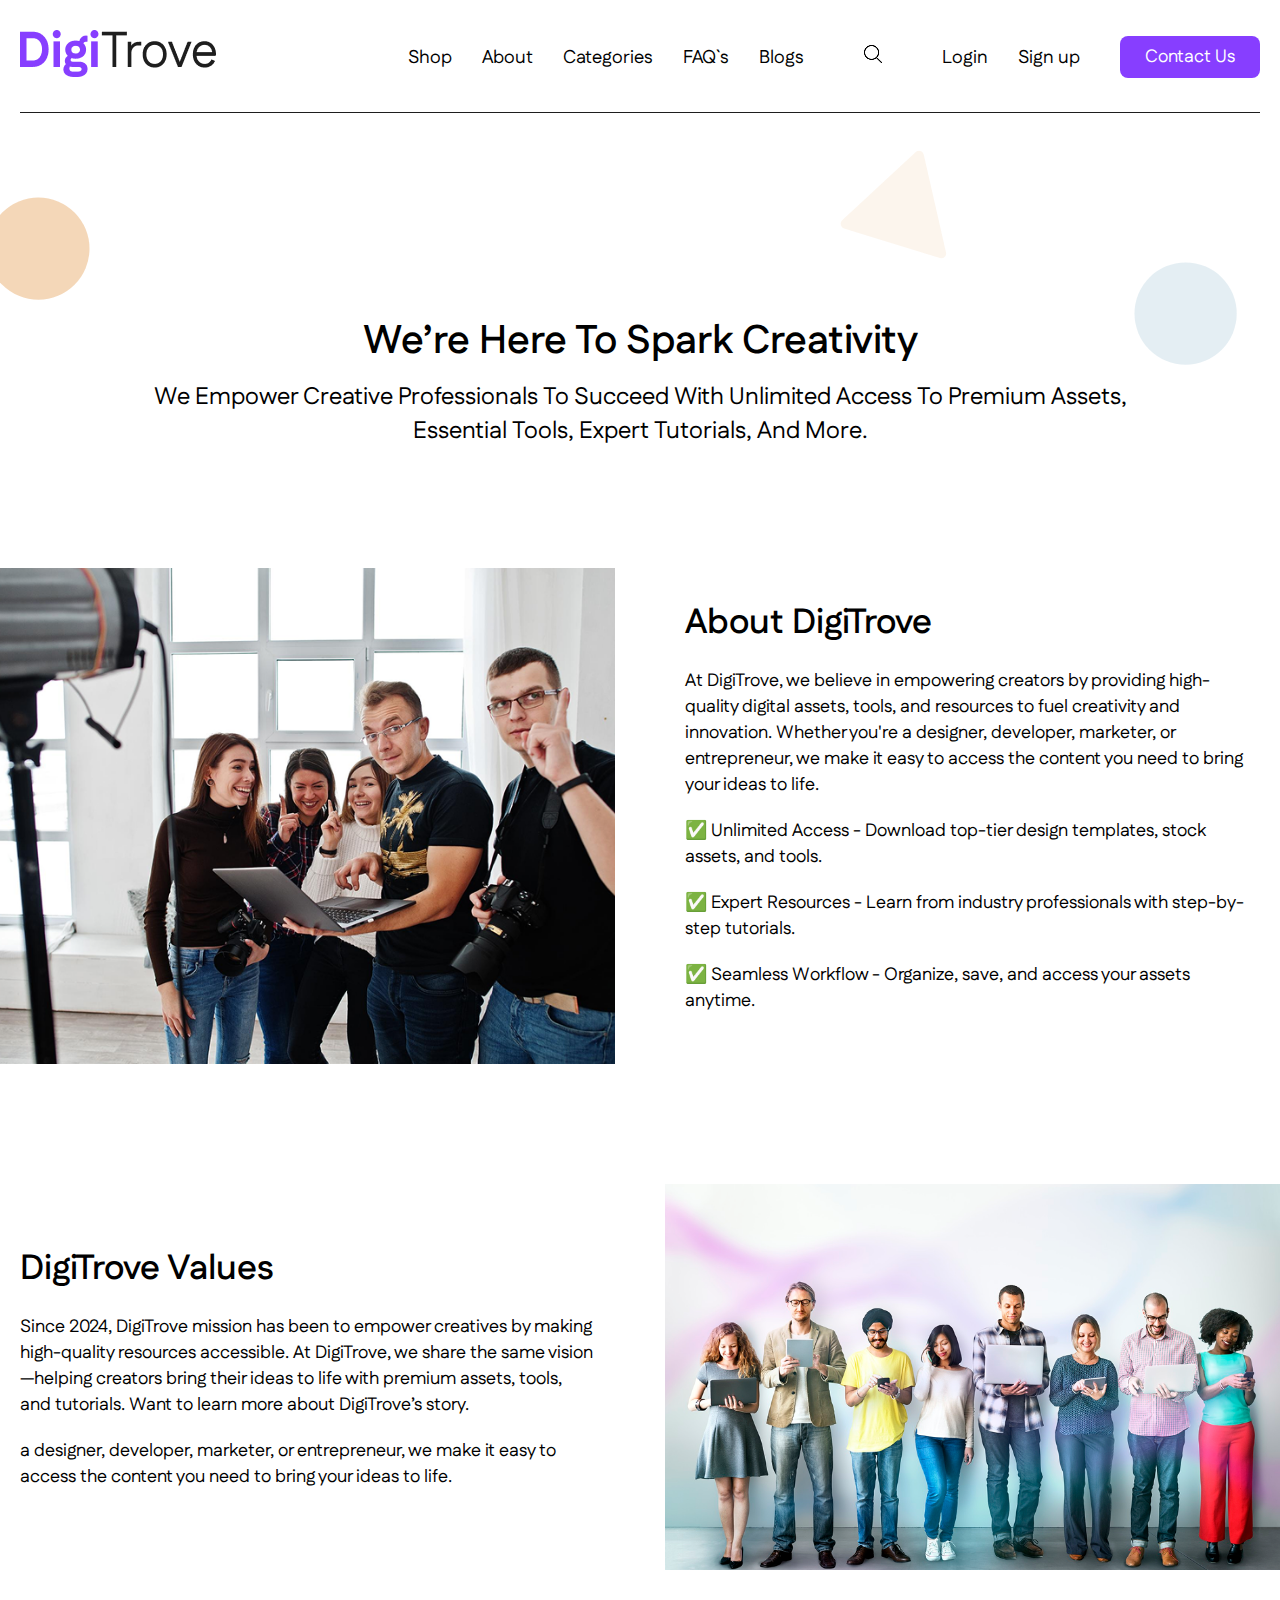
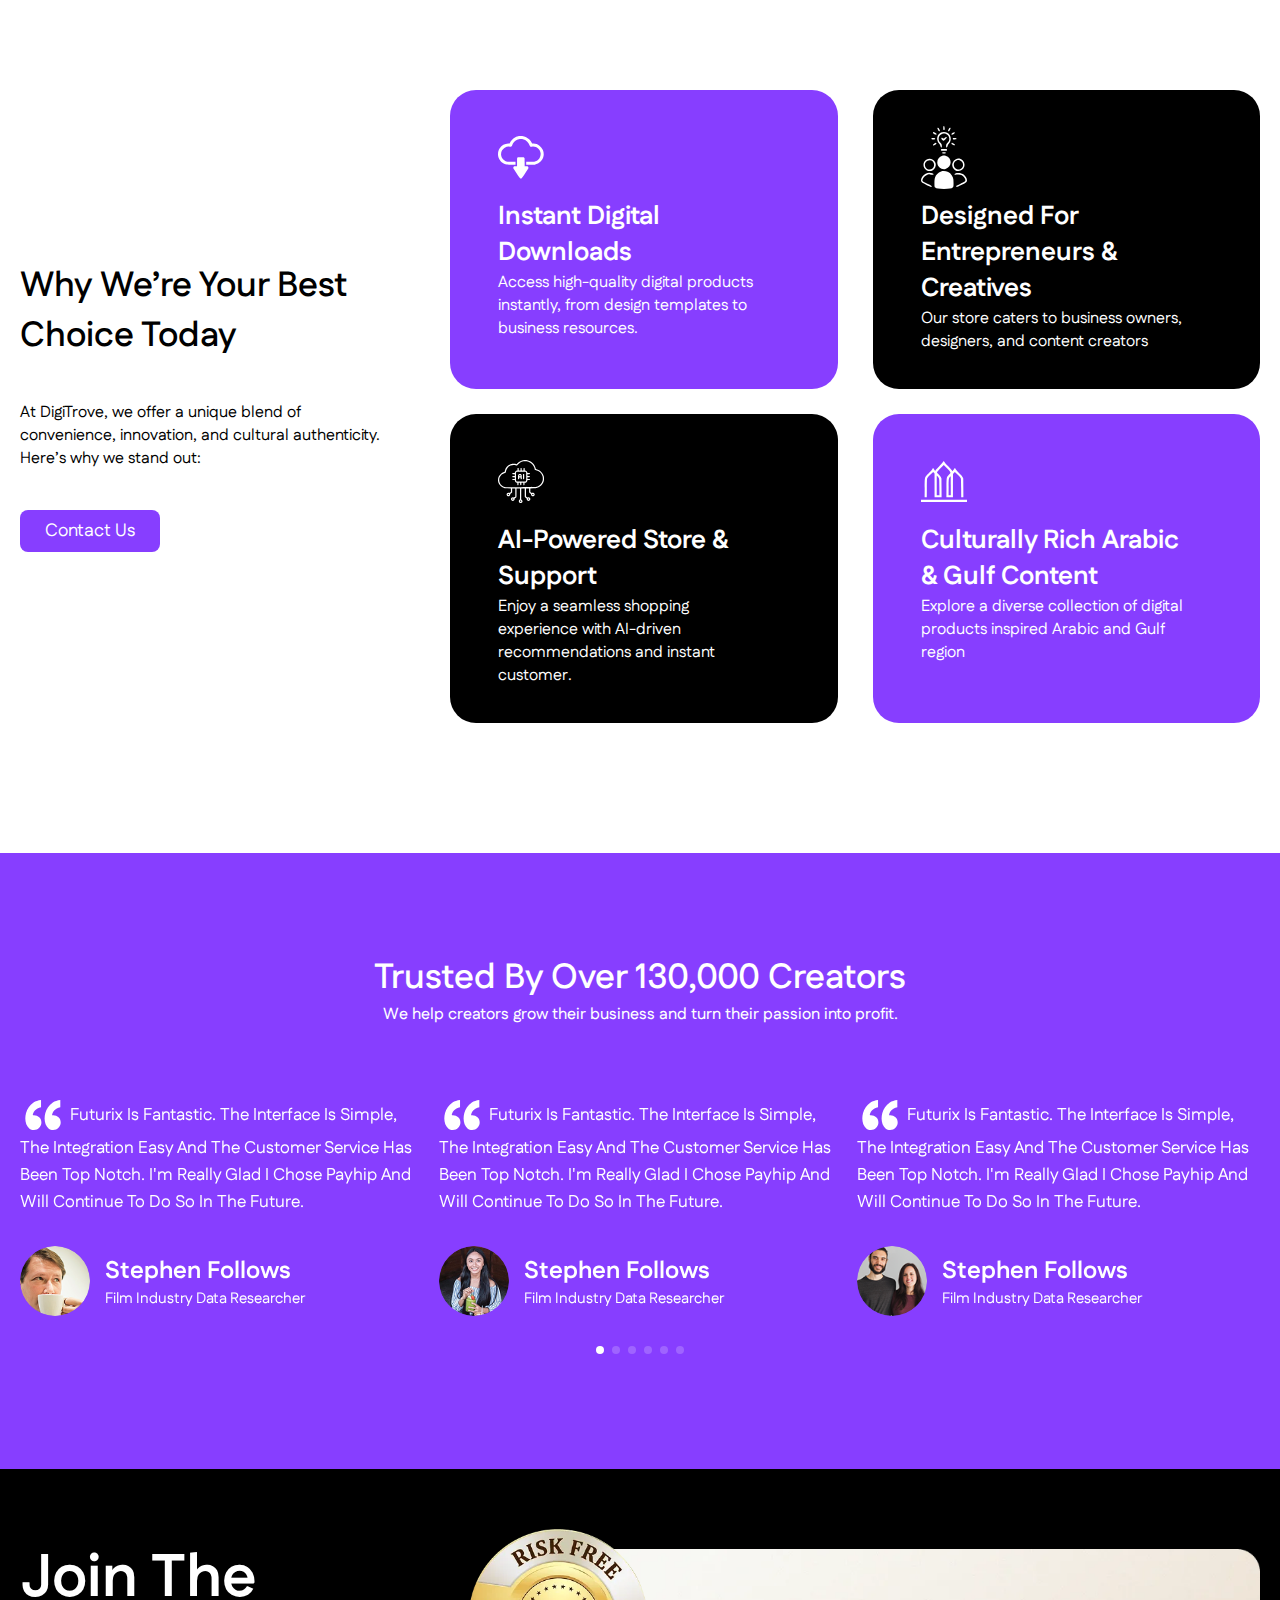
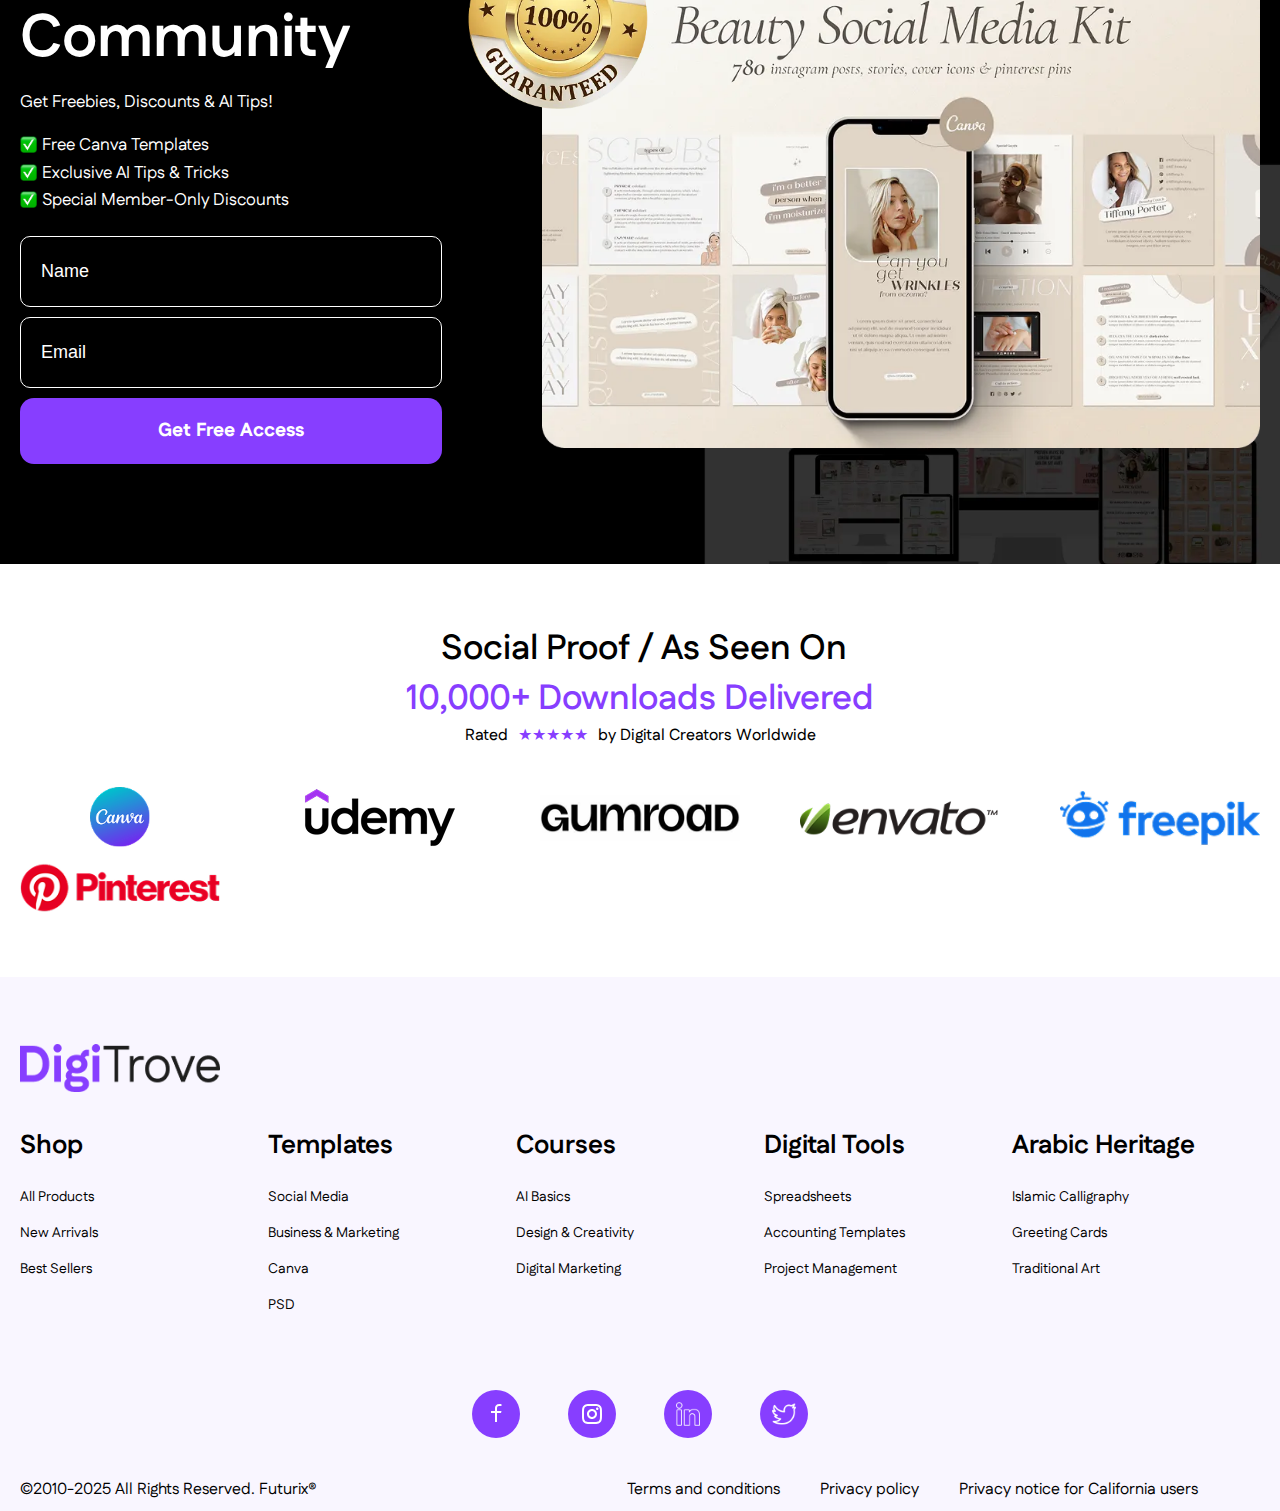
<file: about.html>
<!DOCTYPE html>
<html lang="en">

<head>
    <meta charset="UTF-8">
    <meta name="viewport" content="width=device-width, initial-scale=1.0">
    <title>About Us | Digi-Trove</title>

    <!-- GOOGLE FONTS -->
    <link rel="preconnect" href="https://fonts.googleapis.com">
    <link rel="preconnect" href="https://fonts.gstatic.com" crossorigin>
    <link href="https://fonts.googleapis.com/css2?family=Fustat:wght@200..800&display=swap" rel="stylesheet">

    <!-- Swiper CSS -->
    <link rel="stylesheet" href="https://cdn.jsdelivr.net/npm/swiper@11/swiper-bundle.min.css" />

    <!-- CSS FILES -->
    <link rel="stylesheet" href="assets/css/style.css">
    <link rel="stylesheet" href="assets/css/responsive.css">
</head>

<body>

    
    <header>
        <div class="container">
            <div class="header-row">
                <div class="logo">
                    <a href="index.html">
                        <img src="assets/images/logo.png" alt="">
                    </a>
                </div>

                <div class="hd-col-right">
                    <ul>
                        <li><a href="#">Shop</a></li>
                        <li><a href="about.html">About</a></li>
                        <li><a href="#">Categories</a></li>
                        <li><a href="faqs.html">FAQ`s</a></li>
                        <li><a href="latestBlog.html">Blogs</a></li>
                    </ul>

                    <a href="#" class="search-icon"><img src="assets/images/search-icon.png" alt=""></a>

                    <ul>
                        <li><a href="#">Login</a></li>
                        <li><a href="#">Sign up</a></li>
                    </ul>

                    <a href="contact.html" class="site-btn">Contact Us</a>
                </div>
            </div>
        </div>
    </header>

    <section class="inner-banner">
        <div class="bn-frags">
            <svg class="frag f1" width="129" height="129" viewBox="0 0 129 129" fill="none"
                xmlns="http://www.w3.org/2000/svg">
                <circle opacity="0.4" cx="64.3634" cy="64.6945" r="63.8849" fill="#E39A4D" />
            </svg>
            <svg class="frag f3" width="133" height="135" viewBox="0 0 133 135" fill="none"
                xmlns="http://www.w3.org/2000/svg">
                <path opacity="0.1"
                    d="M94.3453 1.98001C97.732 -1.16056 103.249 0.542851 104.275 5.04616L132.159 127.382C133.186 131.885 128.952 135.811 124.539 134.448L4.65083 97.4288C0.237629 96.0661 -1.04541 90.4369 2.34134 87.2964L94.3453 1.98001Z"
                    fill="#E39A4D" />
            </svg>
            <svg class="frag f4" width="129" height="129" viewBox="0 0 129 129" fill="none"
                xmlns="http://www.w3.org/2000/svg">
                <circle opacity="0.3" cx="64.6369" cy="64.5847" r="63.8849" fill="#A5C8D8" />
            </svg>
        </div>
        <div class="container">
            <div class="inner-banner-content">
                <h1>We’re here to spark Creativity</h1>
                <p>We empower creative professionals to succeed with unlimited access to premium assets, essential
                    tools, expert tutorials, and more.</p>
            </div>
        </div>
    </section>
    <section class="iwc-sec">
        <div class="iwc-col1">
            <img src="assets/images/abt-01.png" alt="">
        </div>
        <div class="iwc-col2 sec-title">
            <h2>About DigiTrove</h2>
            <p>At DigiTrove, we believe in empowering creators by providing high-quality digital assets, tools, and
                resources to fuel creativity and innovation. Whether you're a designer, developer, marketer, or
                entrepreneur, we make it easy to access the content you need to bring your ideas to life.</p>
            <ul>
                <li>✅ Unlimited Access - Download top-tier design templates, stock assets, and tools.</li>
                <li>✅ Expert Resources - Learn from industry professionals with step-by-step tutorials.</li>
                <li>✅ Seamless Workflow - Organize, save, and access your assets anytime.</li>
            </ul>
        </div>
    </section>
    <section class="iwc-sec inverted">
        <div class="iwc-col1">
            <img src="assets/images/abt-02.png" alt="">
        </div>
        <div class="iwc-col2 sec-title">
            <h2>DigiTrove Values</h2>
            <p>Since 2024, DigiTrove mission has been to empower creatives by making high-quality resources accessible.
                At DigiTrove, we share the same vision—helping creators bring their ideas to life with premium assets,
                tools, and tutorials. Want to learn more about DigiTrove’s story.</p>
            <p>a designer, developer, marketer, or entrepreneur, we make it easy to access the content you need to bring
                your ideas to life.</p>
        </div>
    </section>

    <section class="feature-sec">
        <div class="container">
            <div class="feat-cntn">
                <div class="ft-bottom">
                    <div class="ft-bot-left">
                        <div class="sec-title">
                            <h2>Why We’re Your Best Choice Today</h2>
                        </div>
                        <p>
                            At DigiTrove, we offer a unique blend of convenience, innovation, and cultural authenticity.
                            Here’s why we stand out:
                        </p>
                        <a href="#" class="site-btn">Contact Us</a>
                    </div>
                    <div class="ft-bot-right">
                        <div class="ft-right-box">
                            <img src="assets/images/ft-right-box-img.svg" alt="">
                            <h3>Instant Digital Downloads</h3>
                            <p>
                                Access high-quality digital products instantly, from design templates to business
                                resources.
                            </p>
                        </div>

                        <div class="ft-right-box">
                            <img src="assets/images/ft-right-box-img-2.svg" alt="">
                            <h3>Designed for Entrepreneurs &amp; Creatives</h3>
                            <p>
                                Our store caters to business owners, designers, and content creators
                            </p>
                        </div>

                        <div class="ft-right-box">
                            <img src="assets/images/ft-right-box-img-3.svg" alt="">
                            <h3>AI-Powered Store &amp; Support</h3>
                            <p>
                                Enjoy a seamless shopping experience with AI-driven recommendations and instant
                                customer.
                            </p>
                        </div>

                        <div class="ft-right-box">
                            <img src="assets/images/ft-right-box-img-4.svg" alt="">
                            <h3>Culturally Rich Arabic &amp; Gulf Content</h3>
                            <p>
                                Explore a diverse collection of digital products inspired Arabic and Gulf region
                            </p>
                        </div>
                    </div>
                </div>
            </div>
        </div>
    </section>
    <section class="trusted-sec">
        <div class="container">
            <div class="trusted-title sec-title">
                <h2>Trusted by over 130,000 creators</h2>
                <p>We help creators grow their business and turn their passion into profit.</p>
            </div>
            <div class="trusted-main">
                <div class="swiper trustedSwiper">
                    <div class="swiper-wrapper">
                        <div class="swiper-slide">
                            <div class="tst-cell">
                                <div class="ts-txt">
                                    <p>
                                        <svg width="46" height="39" viewBox="0 0 46 39" fill="none"
                                            xmlns="http://www.w3.org/2000/svg">
                                            <path
                                                d="M20.4444 0V9.35366C17.037 9.98781 14.375 11.4675 12.4583 13.7927C10.5417 16.0122 9.58333 18.6016 9.58333 21.561C9.58333 23.3577 9.84954 25.0488 10.3819 26.6341L4.47222 29.9634C4.36574 29.3293 4.25926 28.748 4.15278 28.2195C4.0463 27.5854 3.99306 26.9512 3.99306 26.3171C3.99306 24.4146 4.47222 22.9878 5.43056 22.0366C6.38889 21.0854 7.4537 20.5041 8.625 20.2927C9.7963 19.9756 10.6481 19.8171 11.1806 19.8171C13.9491 19.8171 16.2384 20.7154 18.0486 22.5122C19.9653 24.3089 20.9236 26.5813 20.9236 29.3293C20.9236 31.9715 19.9653 34.2439 18.0486 36.1463C16.2384 38.0488 13.9491 39 11.1806 39C8.83796 39 6.81482 38.313 5.11111 36.939C3.51389 35.4593 2.23611 33.6098 1.27778 31.3902C0.425926 29.065 0 26.6341 0 24.0976C0 21.878 0.319445 19.5 0.958333 16.9634C1.7037 14.3211 2.875 11.8374 4.47222 9.5122C6.06944 7.0813 8.14583 5.02032 10.7014 3.32926C13.3634 1.53252 16.6111 0.422765 20.4444 0ZM45.5208 0V9.35366C42.1134 9.98781 39.4514 11.4675 37.5347 13.7927C35.6181 16.0122 34.6597 18.6016 34.6597 21.561C34.6597 23.3577 34.9259 25.0488 35.4583 26.6341L29.5486 29.9634C29.4421 29.3293 29.3356 28.748 29.2292 28.2195C29.1227 27.5854 29.0694 26.9512 29.0694 26.3171C29.0694 24.4146 29.5486 22.9878 30.5069 22.0366C31.4653 21.0854 32.5301 20.5041 33.7014 20.2927C34.8727 19.9756 35.7245 19.8171 36.2569 19.8171C39.0255 19.8171 41.3148 20.7154 43.125 22.5122C45.0417 24.3089 46 26.5813 46 29.3293C46 31.9715 45.0417 34.2439 43.125 36.1463C41.3148 38.0488 39.0255 39 36.2569 39C33.9144 39 31.8912 38.313 30.1875 36.939C28.5903 35.4593 27.3125 33.6098 26.3542 31.3902C25.5023 29.065 25.0764 26.6341 25.0764 24.0976C25.0764 21.878 25.3958 19.5 26.0347 16.9634C26.7801 14.3211 27.9514 11.8374 29.5486 9.5122C31.1458 7.0813 33.2222 5.02032 35.7778 3.32926C38.4398 1.53252 41.6875 0.422765 45.5208 0Z"
                                                fill="white" />
                                        </svg>
                                        Futurix is fantastic. The interface is simple, the integration easy and the
                                        customer service has been top notch. I'm really glad I chose Payhip and will
                                        continue to do so in the future.
                                    </p>
                                </div>
                                <div class="tst-dets">
                                    <img src="assets/images/ts-01.png" alt="">
                                    <div class="user-dets">
                                        <span>Stephen Follows</span>
                                        <p>Film industry data researcher</p>
                                    </div>
                                </div>
                            </div>
                        </div>
                        <div class="swiper-slide">
                            <div class="tst-cell">
                                <div class="ts-txt">
                                    <p>
                                        <svg width="46" height="39" viewBox="0 0 46 39" fill="none"
                                            xmlns="http://www.w3.org/2000/svg">
                                            <path
                                                d="M20.4444 0V9.35366C17.037 9.98781 14.375 11.4675 12.4583 13.7927C10.5417 16.0122 9.58333 18.6016 9.58333 21.561C9.58333 23.3577 9.84954 25.0488 10.3819 26.6341L4.47222 29.9634C4.36574 29.3293 4.25926 28.748 4.15278 28.2195C4.0463 27.5854 3.99306 26.9512 3.99306 26.3171C3.99306 24.4146 4.47222 22.9878 5.43056 22.0366C6.38889 21.0854 7.4537 20.5041 8.625 20.2927C9.7963 19.9756 10.6481 19.8171 11.1806 19.8171C13.9491 19.8171 16.2384 20.7154 18.0486 22.5122C19.9653 24.3089 20.9236 26.5813 20.9236 29.3293C20.9236 31.9715 19.9653 34.2439 18.0486 36.1463C16.2384 38.0488 13.9491 39 11.1806 39C8.83796 39 6.81482 38.313 5.11111 36.939C3.51389 35.4593 2.23611 33.6098 1.27778 31.3902C0.425926 29.065 0 26.6341 0 24.0976C0 21.878 0.319445 19.5 0.958333 16.9634C1.7037 14.3211 2.875 11.8374 4.47222 9.5122C6.06944 7.0813 8.14583 5.02032 10.7014 3.32926C13.3634 1.53252 16.6111 0.422765 20.4444 0ZM45.5208 0V9.35366C42.1134 9.98781 39.4514 11.4675 37.5347 13.7927C35.6181 16.0122 34.6597 18.6016 34.6597 21.561C34.6597 23.3577 34.9259 25.0488 35.4583 26.6341L29.5486 29.9634C29.4421 29.3293 29.3356 28.748 29.2292 28.2195C29.1227 27.5854 29.0694 26.9512 29.0694 26.3171C29.0694 24.4146 29.5486 22.9878 30.5069 22.0366C31.4653 21.0854 32.5301 20.5041 33.7014 20.2927C34.8727 19.9756 35.7245 19.8171 36.2569 19.8171C39.0255 19.8171 41.3148 20.7154 43.125 22.5122C45.0417 24.3089 46 26.5813 46 29.3293C46 31.9715 45.0417 34.2439 43.125 36.1463C41.3148 38.0488 39.0255 39 36.2569 39C33.9144 39 31.8912 38.313 30.1875 36.939C28.5903 35.4593 27.3125 33.6098 26.3542 31.3902C25.5023 29.065 25.0764 26.6341 25.0764 24.0976C25.0764 21.878 25.3958 19.5 26.0347 16.9634C26.7801 14.3211 27.9514 11.8374 29.5486 9.5122C31.1458 7.0813 33.2222 5.02032 35.7778 3.32926C38.4398 1.53252 41.6875 0.422765 45.5208 0Z"
                                                fill="white" />
                                        </svg>
                                        Futurix is fantastic. The interface is simple, the integration easy and the
                                        customer service has been top notch. I'm really glad I chose Payhip and will
                                        continue to do so in the future.
                                    </p>
                                </div>
                                <div class="tst-dets">
                                    <img src="assets/images/ts-02.png" alt="">
                                    <div class="user-dets">
                                        <span>Stephen Follows</span>
                                        <p>Film industry data researcher</p>
                                    </div>
                                </div>
                            </div>
                        </div>
                        <div class="swiper-slide">
                            <div class="tst-cell">
                                <div class="ts-txt">
                                    <p>
                                        <svg width="46" height="39" viewBox="0 0 46 39" fill="none"
                                            xmlns="http://www.w3.org/2000/svg">
                                            <path
                                                d="M20.4444 0V9.35366C17.037 9.98781 14.375 11.4675 12.4583 13.7927C10.5417 16.0122 9.58333 18.6016 9.58333 21.561C9.58333 23.3577 9.84954 25.0488 10.3819 26.6341L4.47222 29.9634C4.36574 29.3293 4.25926 28.748 4.15278 28.2195C4.0463 27.5854 3.99306 26.9512 3.99306 26.3171C3.99306 24.4146 4.47222 22.9878 5.43056 22.0366C6.38889 21.0854 7.4537 20.5041 8.625 20.2927C9.7963 19.9756 10.6481 19.8171 11.1806 19.8171C13.9491 19.8171 16.2384 20.7154 18.0486 22.5122C19.9653 24.3089 20.9236 26.5813 20.9236 29.3293C20.9236 31.9715 19.9653 34.2439 18.0486 36.1463C16.2384 38.0488 13.9491 39 11.1806 39C8.83796 39 6.81482 38.313 5.11111 36.939C3.51389 35.4593 2.23611 33.6098 1.27778 31.3902C0.425926 29.065 0 26.6341 0 24.0976C0 21.878 0.319445 19.5 0.958333 16.9634C1.7037 14.3211 2.875 11.8374 4.47222 9.5122C6.06944 7.0813 8.14583 5.02032 10.7014 3.32926C13.3634 1.53252 16.6111 0.422765 20.4444 0ZM45.5208 0V9.35366C42.1134 9.98781 39.4514 11.4675 37.5347 13.7927C35.6181 16.0122 34.6597 18.6016 34.6597 21.561C34.6597 23.3577 34.9259 25.0488 35.4583 26.6341L29.5486 29.9634C29.4421 29.3293 29.3356 28.748 29.2292 28.2195C29.1227 27.5854 29.0694 26.9512 29.0694 26.3171C29.0694 24.4146 29.5486 22.9878 30.5069 22.0366C31.4653 21.0854 32.5301 20.5041 33.7014 20.2927C34.8727 19.9756 35.7245 19.8171 36.2569 19.8171C39.0255 19.8171 41.3148 20.7154 43.125 22.5122C45.0417 24.3089 46 26.5813 46 29.3293C46 31.9715 45.0417 34.2439 43.125 36.1463C41.3148 38.0488 39.0255 39 36.2569 39C33.9144 39 31.8912 38.313 30.1875 36.939C28.5903 35.4593 27.3125 33.6098 26.3542 31.3902C25.5023 29.065 25.0764 26.6341 25.0764 24.0976C25.0764 21.878 25.3958 19.5 26.0347 16.9634C26.7801 14.3211 27.9514 11.8374 29.5486 9.5122C31.1458 7.0813 33.2222 5.02032 35.7778 3.32926C38.4398 1.53252 41.6875 0.422765 45.5208 0Z"
                                                fill="white" />
                                        </svg>
                                        Futurix is fantastic. The interface is simple, the integration easy and the
                                        customer service has been top notch. I'm really glad I chose Payhip and will
                                        continue to do so in the future.
                                    </p>
                                </div>
                                <div class="tst-dets">
                                    <img src="assets/images/ts-03.png" alt="">
                                    <div class="user-dets">
                                        <span>Stephen Follows</span>
                                        <p>Film industry data researcher</p>
                                    </div>
                                </div>
                            </div>
                        </div>
                        <div class="swiper-slide">
                            <div class="tst-cell">
                                <div class="ts-txt">
                                    <p>
                                        <svg width="46" height="39" viewBox="0 0 46 39" fill="none"
                                            xmlns="http://www.w3.org/2000/svg">
                                            <path
                                                d="M20.4444 0V9.35366C17.037 9.98781 14.375 11.4675 12.4583 13.7927C10.5417 16.0122 9.58333 18.6016 9.58333 21.561C9.58333 23.3577 9.84954 25.0488 10.3819 26.6341L4.47222 29.9634C4.36574 29.3293 4.25926 28.748 4.15278 28.2195C4.0463 27.5854 3.99306 26.9512 3.99306 26.3171C3.99306 24.4146 4.47222 22.9878 5.43056 22.0366C6.38889 21.0854 7.4537 20.5041 8.625 20.2927C9.7963 19.9756 10.6481 19.8171 11.1806 19.8171C13.9491 19.8171 16.2384 20.7154 18.0486 22.5122C19.9653 24.3089 20.9236 26.5813 20.9236 29.3293C20.9236 31.9715 19.9653 34.2439 18.0486 36.1463C16.2384 38.0488 13.9491 39 11.1806 39C8.83796 39 6.81482 38.313 5.11111 36.939C3.51389 35.4593 2.23611 33.6098 1.27778 31.3902C0.425926 29.065 0 26.6341 0 24.0976C0 21.878 0.319445 19.5 0.958333 16.9634C1.7037 14.3211 2.875 11.8374 4.47222 9.5122C6.06944 7.0813 8.14583 5.02032 10.7014 3.32926C13.3634 1.53252 16.6111 0.422765 20.4444 0ZM45.5208 0V9.35366C42.1134 9.98781 39.4514 11.4675 37.5347 13.7927C35.6181 16.0122 34.6597 18.6016 34.6597 21.561C34.6597 23.3577 34.9259 25.0488 35.4583 26.6341L29.5486 29.9634C29.4421 29.3293 29.3356 28.748 29.2292 28.2195C29.1227 27.5854 29.0694 26.9512 29.0694 26.3171C29.0694 24.4146 29.5486 22.9878 30.5069 22.0366C31.4653 21.0854 32.5301 20.5041 33.7014 20.2927C34.8727 19.9756 35.7245 19.8171 36.2569 19.8171C39.0255 19.8171 41.3148 20.7154 43.125 22.5122C45.0417 24.3089 46 26.5813 46 29.3293C46 31.9715 45.0417 34.2439 43.125 36.1463C41.3148 38.0488 39.0255 39 36.2569 39C33.9144 39 31.8912 38.313 30.1875 36.939C28.5903 35.4593 27.3125 33.6098 26.3542 31.3902C25.5023 29.065 25.0764 26.6341 25.0764 24.0976C25.0764 21.878 25.3958 19.5 26.0347 16.9634C26.7801 14.3211 27.9514 11.8374 29.5486 9.5122C31.1458 7.0813 33.2222 5.02032 35.7778 3.32926C38.4398 1.53252 41.6875 0.422765 45.5208 0Z"
                                                fill="white" />
                                        </svg>
                                        Futurix is fantastic. The interface is simple, the integration easy and the
                                        customer service has been top notch. I'm really glad I chose Payhip and will
                                        continue to do so in the future.
                                    </p>
                                </div>
                                <div class="tst-dets">
                                    <img src="assets/images/ts-01.png" alt="">
                                    <div class="user-dets">
                                        <span>Stephen Follows</span>
                                        <p>Film industry data researcher</p>
                                    </div>
                                </div>
                            </div>
                        </div>
                        <div class="swiper-slide">
                            <div class="tst-cell">
                                <div class="ts-txt">
                                    <p>
                                        <svg width="46" height="39" viewBox="0 0 46 39" fill="none"
                                            xmlns="http://www.w3.org/2000/svg">
                                            <path
                                                d="M20.4444 0V9.35366C17.037 9.98781 14.375 11.4675 12.4583 13.7927C10.5417 16.0122 9.58333 18.6016 9.58333 21.561C9.58333 23.3577 9.84954 25.0488 10.3819 26.6341L4.47222 29.9634C4.36574 29.3293 4.25926 28.748 4.15278 28.2195C4.0463 27.5854 3.99306 26.9512 3.99306 26.3171C3.99306 24.4146 4.47222 22.9878 5.43056 22.0366C6.38889 21.0854 7.4537 20.5041 8.625 20.2927C9.7963 19.9756 10.6481 19.8171 11.1806 19.8171C13.9491 19.8171 16.2384 20.7154 18.0486 22.5122C19.9653 24.3089 20.9236 26.5813 20.9236 29.3293C20.9236 31.9715 19.9653 34.2439 18.0486 36.1463C16.2384 38.0488 13.9491 39 11.1806 39C8.83796 39 6.81482 38.313 5.11111 36.939C3.51389 35.4593 2.23611 33.6098 1.27778 31.3902C0.425926 29.065 0 26.6341 0 24.0976C0 21.878 0.319445 19.5 0.958333 16.9634C1.7037 14.3211 2.875 11.8374 4.47222 9.5122C6.06944 7.0813 8.14583 5.02032 10.7014 3.32926C13.3634 1.53252 16.6111 0.422765 20.4444 0ZM45.5208 0V9.35366C42.1134 9.98781 39.4514 11.4675 37.5347 13.7927C35.6181 16.0122 34.6597 18.6016 34.6597 21.561C34.6597 23.3577 34.9259 25.0488 35.4583 26.6341L29.5486 29.9634C29.4421 29.3293 29.3356 28.748 29.2292 28.2195C29.1227 27.5854 29.0694 26.9512 29.0694 26.3171C29.0694 24.4146 29.5486 22.9878 30.5069 22.0366C31.4653 21.0854 32.5301 20.5041 33.7014 20.2927C34.8727 19.9756 35.7245 19.8171 36.2569 19.8171C39.0255 19.8171 41.3148 20.7154 43.125 22.5122C45.0417 24.3089 46 26.5813 46 29.3293C46 31.9715 45.0417 34.2439 43.125 36.1463C41.3148 38.0488 39.0255 39 36.2569 39C33.9144 39 31.8912 38.313 30.1875 36.939C28.5903 35.4593 27.3125 33.6098 26.3542 31.3902C25.5023 29.065 25.0764 26.6341 25.0764 24.0976C25.0764 21.878 25.3958 19.5 26.0347 16.9634C26.7801 14.3211 27.9514 11.8374 29.5486 9.5122C31.1458 7.0813 33.2222 5.02032 35.7778 3.32926C38.4398 1.53252 41.6875 0.422765 45.5208 0Z"
                                                fill="white" />
                                        </svg>
                                        Futurix is fantastic. The interface is simple, the integration easy and the
                                        customer service has been top notch. I'm really glad I chose Payhip and will
                                        continue to do so in the future.
                                    </p>
                                </div>
                                <div class="tst-dets">
                                    <img src="assets/images/ts-02.png" alt="">
                                    <div class="user-dets">
                                        <span>Stephen Follows</span>
                                        <p>Film industry data researcher</p>
                                    </div>
                                </div>
                            </div>
                        </div>
                        <div class="swiper-slide">
                            <div class="tst-cell">
                                <div class="ts-txt">
                                    <p>
                                        <svg width="46" height="39" viewBox="0 0 46 39" fill="none"
                                            xmlns="http://www.w3.org/2000/svg">
                                            <path
                                                d="M20.4444 0V9.35366C17.037 9.98781 14.375 11.4675 12.4583 13.7927C10.5417 16.0122 9.58333 18.6016 9.58333 21.561C9.58333 23.3577 9.84954 25.0488 10.3819 26.6341L4.47222 29.9634C4.36574 29.3293 4.25926 28.748 4.15278 28.2195C4.0463 27.5854 3.99306 26.9512 3.99306 26.3171C3.99306 24.4146 4.47222 22.9878 5.43056 22.0366C6.38889 21.0854 7.4537 20.5041 8.625 20.2927C9.7963 19.9756 10.6481 19.8171 11.1806 19.8171C13.9491 19.8171 16.2384 20.7154 18.0486 22.5122C19.9653 24.3089 20.9236 26.5813 20.9236 29.3293C20.9236 31.9715 19.9653 34.2439 18.0486 36.1463C16.2384 38.0488 13.9491 39 11.1806 39C8.83796 39 6.81482 38.313 5.11111 36.939C3.51389 35.4593 2.23611 33.6098 1.27778 31.3902C0.425926 29.065 0 26.6341 0 24.0976C0 21.878 0.319445 19.5 0.958333 16.9634C1.7037 14.3211 2.875 11.8374 4.47222 9.5122C6.06944 7.0813 8.14583 5.02032 10.7014 3.32926C13.3634 1.53252 16.6111 0.422765 20.4444 0ZM45.5208 0V9.35366C42.1134 9.98781 39.4514 11.4675 37.5347 13.7927C35.6181 16.0122 34.6597 18.6016 34.6597 21.561C34.6597 23.3577 34.9259 25.0488 35.4583 26.6341L29.5486 29.9634C29.4421 29.3293 29.3356 28.748 29.2292 28.2195C29.1227 27.5854 29.0694 26.9512 29.0694 26.3171C29.0694 24.4146 29.5486 22.9878 30.5069 22.0366C31.4653 21.0854 32.5301 20.5041 33.7014 20.2927C34.8727 19.9756 35.7245 19.8171 36.2569 19.8171C39.0255 19.8171 41.3148 20.7154 43.125 22.5122C45.0417 24.3089 46 26.5813 46 29.3293C46 31.9715 45.0417 34.2439 43.125 36.1463C41.3148 38.0488 39.0255 39 36.2569 39C33.9144 39 31.8912 38.313 30.1875 36.939C28.5903 35.4593 27.3125 33.6098 26.3542 31.3902C25.5023 29.065 25.0764 26.6341 25.0764 24.0976C25.0764 21.878 25.3958 19.5 26.0347 16.9634C26.7801 14.3211 27.9514 11.8374 29.5486 9.5122C31.1458 7.0813 33.2222 5.02032 35.7778 3.32926C38.4398 1.53252 41.6875 0.422765 45.5208 0Z"
                                                fill="white" />
                                        </svg>
                                        Futurix is fantastic. The interface is simple, the integration easy and the
                                        customer service has been top notch. I'm really glad I chose Payhip and will
                                        continue to do so in the future.
                                    </p>
                                </div>
                                <div class="tst-dets">
                                    <img src="assets/images/ts-03.png" alt="">
                                    <div class="user-dets">
                                        <span>Stephen Follows</span>
                                        <p>Film industry data researcher</p>
                                    </div>
                                </div>
                            </div>
                        </div>
                    </div>
                    <div class="swiper-pagination trusted-pagination"></div>
                </div>
            </div>
        </div>
    </section>
    <section class="join-sec">
        <div class="container">
            <div class="join-grid">
                <div class="jc-01">
                    <h2>Join the Community</h2>
                    <p>Get Freebies, Discounts & AI Tips!</p>
                    <ul>
                        <li>Free Canva Templates</li>
                        <li>Exclusive AI Tips & Tricks</li>
                        <li>Special Member-Only Discounts</li>
                    </ul>
                    <form action="" class="join-form">
                        <input type="text" name="" id="" placeholder="Name" required>
                        <input type="email" name="" id="" placeholder="Email" required>
                        <button type="submit">Get Free Access</button>
                    </form>
                </div>
                <div class="jc-02">
                    <div class="ji-wrap">
                        <img class="ji-badge" src="assets/images/join-badge_converted.webp" alt="">
                        <img src="assets/images/join-col_converted.webp" alt="">
                    </div>
                </div>
            </div>
        </div>
    </section>



    <section class="shop-by-brand-sec">

        <div class="container">
            <div class="sec-title">
                <h2> Social Proof / As Seen On</h2>
                <h3>10,000+ Downloads Delivered</h3>
                <p>Rated <span>★★★★★</span> by Digital Creators Worldwide</p>
            </div>

            <div class="social-prof-img-holder">
                <img src="assets/images/prof1.png" alt="">
                <img src="assets/images/prof2.png" alt="">
                <img src="assets/images/prof3.png" alt="">
                <img src="assets/images/prof4.png" alt="">
                <img src="assets/images/prof5.png" alt="">
                <img src="assets/images/prof6.png" alt="">
            </div>

        </div>

    </section>











    <footer class="main-footer">
        <div class="container">
            <div class="footer-contant-holder">
                <div class="footer-logo">
                    <img src="assets/images/DigiTrove.png" alt="footer-image">
                </div>
                <div class="footer-inner-contant">
                    <div class="footer-inner-colum">
                        <h3>Shop</h3>
                        <ul>
                            <li><a href="#">All Products</a></li>
                            <li><a href="#">New Arrivals</a></li>
                            <li><a href="#">Best Sellers</a></li>
                        </ul>
                    </div>
                    <div class="footer-inner-colum">
                        <h3>Templates</h3>
                        <ul>
                            <li><a href="#">Social Media</a></li>
                            <li><a href="#">Business & Marketing</a></li>
                            <li><a href="#">Canva</a></li>
                            <li><a href="#">PSD</a></li>
                        </ul>
                    </div>
                    <div class="footer-inner-colum">
                        <h3>Courses</h3>
                        <ul>
                            <li><a href="#">AI Basics</a></li>
                            <li><a href="#">Design & Creativity</a></li>
                            <li><a href="#">Digital Marketing</a></li>
                        </ul>
                    </div>
                    <div class="footer-inner-colum">
                        <h3>Digital Tools</h3>
                        <ul>
                            <li><a href="#">Spreadsheets</a></li>
                            <li><a href="#">Accounting Templates</a></li>
                            <li><a href="#">Project Management</a></li>
                        </ul>
                    </div>
                    <div class="footer-inner-colum">
                        <h3>Arabic Heritage</h3>
                        <ul>
                            <li><a href="#">Islamic Calligraphy</a></li>
                            <li><a href="#">Greeting Cards</a></li>
                            <li><a href="#">Traditional Art</a></li>
                        </ul>
                    </div>
                </div>
                <div class="footer-icons-links">
                    <a href="#">
                        <div class="footer-image-icon">
                            <img src="assets/images/facebook-iocn-footer.png" alt="icon">
                        </div>
                    </a>
                    <a href="#">
                        <div class="footer-image-icon">
                            <img src="assets/images/intagram-icon-footer.png" alt="icon">
                        </div>
                    </a>
                    <a href="#">
                        <div class="footer-image-icon">
                            <img src="assets/images/lindin-icon-footer.png" alt="icon">
                        </div>
                    </a>
                    <a href="#">
                        <div class="footer-image-icon">
                            <img src="assets/images/twitter-icon-footer.png" alt="icon">
                        </div>
                    </a>
                </div>
            </div>
            <div class="footer-bottom-contant">
                <div class="footer-bottom-inner-item">
                    <p>©2010-2025 All Rights Reserved. Futurix®</p>
                </div>
                <div class="footer-bottom-inner-item">
                    <a href="#">Terms and conditions</a>
                    <a href="#">Privacy policy</a>
                    <a href="#">Privacy notice for California users</a>
                </div>
            </div>
        </div>
    </footer>








    <!-- Swiper JS -->
    <script src="https://cdn.jsdelivr.net/npm/swiper@11/swiper-bundle.min.js"></script>
    <script src="assets/js/script.js"></script>
    <script>
        document.addEventListener('DOMContentLoaded', function () {
            // Initialize all swipers
            const swipers = {};
            document.querySelectorAll('.shop-cat-swiper').forEach((swiperEl, index) => {
                swipers[index] = new Swiper(swiperEl, {
                    // Optional parameters
                    slidesPerView: 1,
                    spaceBetween: 30,
                    loop: true,
                    centeredSlides: true,

                    // Navigation arrows
                    navigation: {
                        nextEl: swiperEl.querySelector('.swiper-button-next'),
                        prevEl: swiperEl.querySelector('.swiper-button-prev'),
                    },
                    // Autoplay
                    autoplay: {
                        delay: 3000,
                        disableOnInteraction: false,
                    },

                    // Pagination
                    pagination: {
                        el: swiperEl.querySelector('.swiper-pagination'),
                        clickable: true,
                    },

                    // Responsive breakpoints
                    breakpoints: {
                        // when window width is >= 768px
                        768: {
                            slidesPerView: 2,
                        },
                        // when window width is >= 1024px
                        1024: {
                            slidesPerView: 1.8,
                        }
                    }
                });
            });

            // Tab functionality
            const tabButtons = document.querySelectorAll('.tab-btn');
            const tabContents = document.querySelectorAll('.tab-content');

            tabButtons.forEach(button => {
                button.addEventListener('click', () => {
                    // Remove active class from all buttons and contents
                    tabButtons.forEach(btn => btn.classList.remove('active'));
                    tabContents.forEach(content => content.classList.remove('active'));

                    // Add active class to clicked button
                    button.classList.add('active');

                    // Show corresponding content
                    const tabId = button.getAttribute('data-tab');
                    document.getElementById(tabId).classList.add('active');

                    // Update swiper for the active tab
                    const activeSwiperIndex = Array.from(tabContents).indexOf(document.getElementById(tabId));
                    if (swipers[activeSwiperIndex]) {
                        swipers[activeSwiperIndex].update();
                    }
                });
            });
        });
    </script>
    <script>
        // Set the date we're counting down to (you can change this to your desired end date)
        const countDownDate = new Date("2025-05-31T23:59:59").getTime();

        // Update the countdown every 1 second
        const timer = setInterval(function () {
            // Get current date and time
            const now = new Date().getTime();

            // Find the distance between now and the countdown date
            const distance = countDownDate - now;

            // Time calculations for days, hours, minutes and seconds
            const days = Math.floor(distance / (1000 * 60 * 60 * 24));
            const hours = Math.floor((distance % (1000 * 60 * 60 * 24)) / (1000 * 60 * 60));
            const minutes = Math.floor((distance % (1000 * 60 * 60)) / (1000 * 60));
            const seconds = Math.floor((distance % (1000 * 60)) / 1000);

            // Update the HTML elements with the calculated values
            document.querySelectorAll('.time-val')[0].textContent = String(days).padStart(2, '0');
            document.querySelectorAll('.time-val')[1].textContent = String(hours).padStart(2, '0');
            document.querySelectorAll('.time-val')[2].textContent = String(minutes).padStart(2, '0');
            document.querySelectorAll('.time-val')[3].textContent = String(seconds).padStart(2, '0');

            // If the countdown is finished, clear the interval
            if (distance < 0) {
                clearInterval(timer);
                document.querySelectorAll('.time-val').forEach(el => el.textContent = '00');
            }
        }, 1000);
    </script>
    <script>
        var swiper = new Swiper(".offerSwiper", {
            slidesPerView: 1,
            spaceBetween: 14,
            loop: true,
            autoplay: {
                delay: 3000,
                disableOnInteraction: false,
            },
            speed: 600,
        });

        var swiper = new Swiper(".trustedSwiper", {
            slidesPerView: 3,
            spaceBetween: 16,
            loop: true,
            pagination: {
                el: ".trusted-pagination",
                clickable: true,
            },
            breakpoints: {
                10: {
                    slidesPerView: 1,
                },
                768: {
                    slidesPerView: 2,
                },
                1024: {
                    slidesPerView: 3,
                }
            }
        });
    </script>


</body>

</html>
</file>
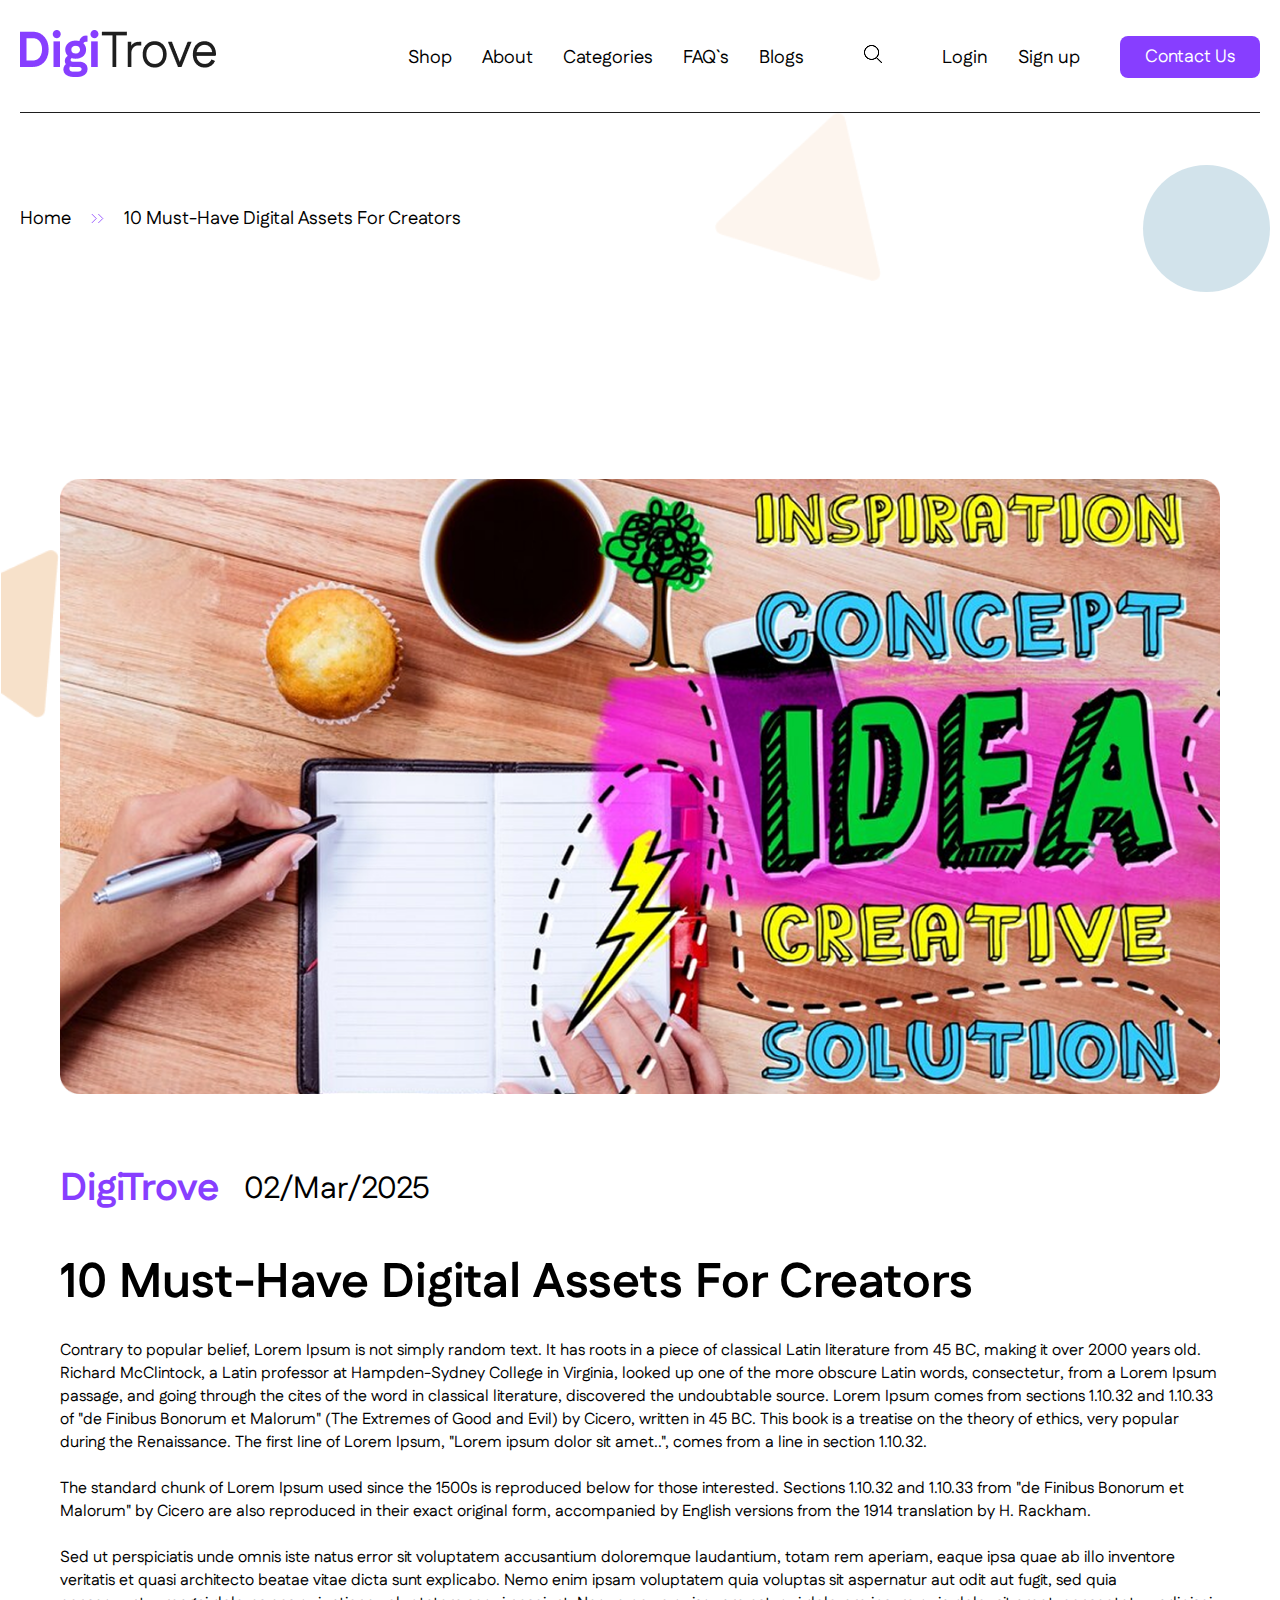
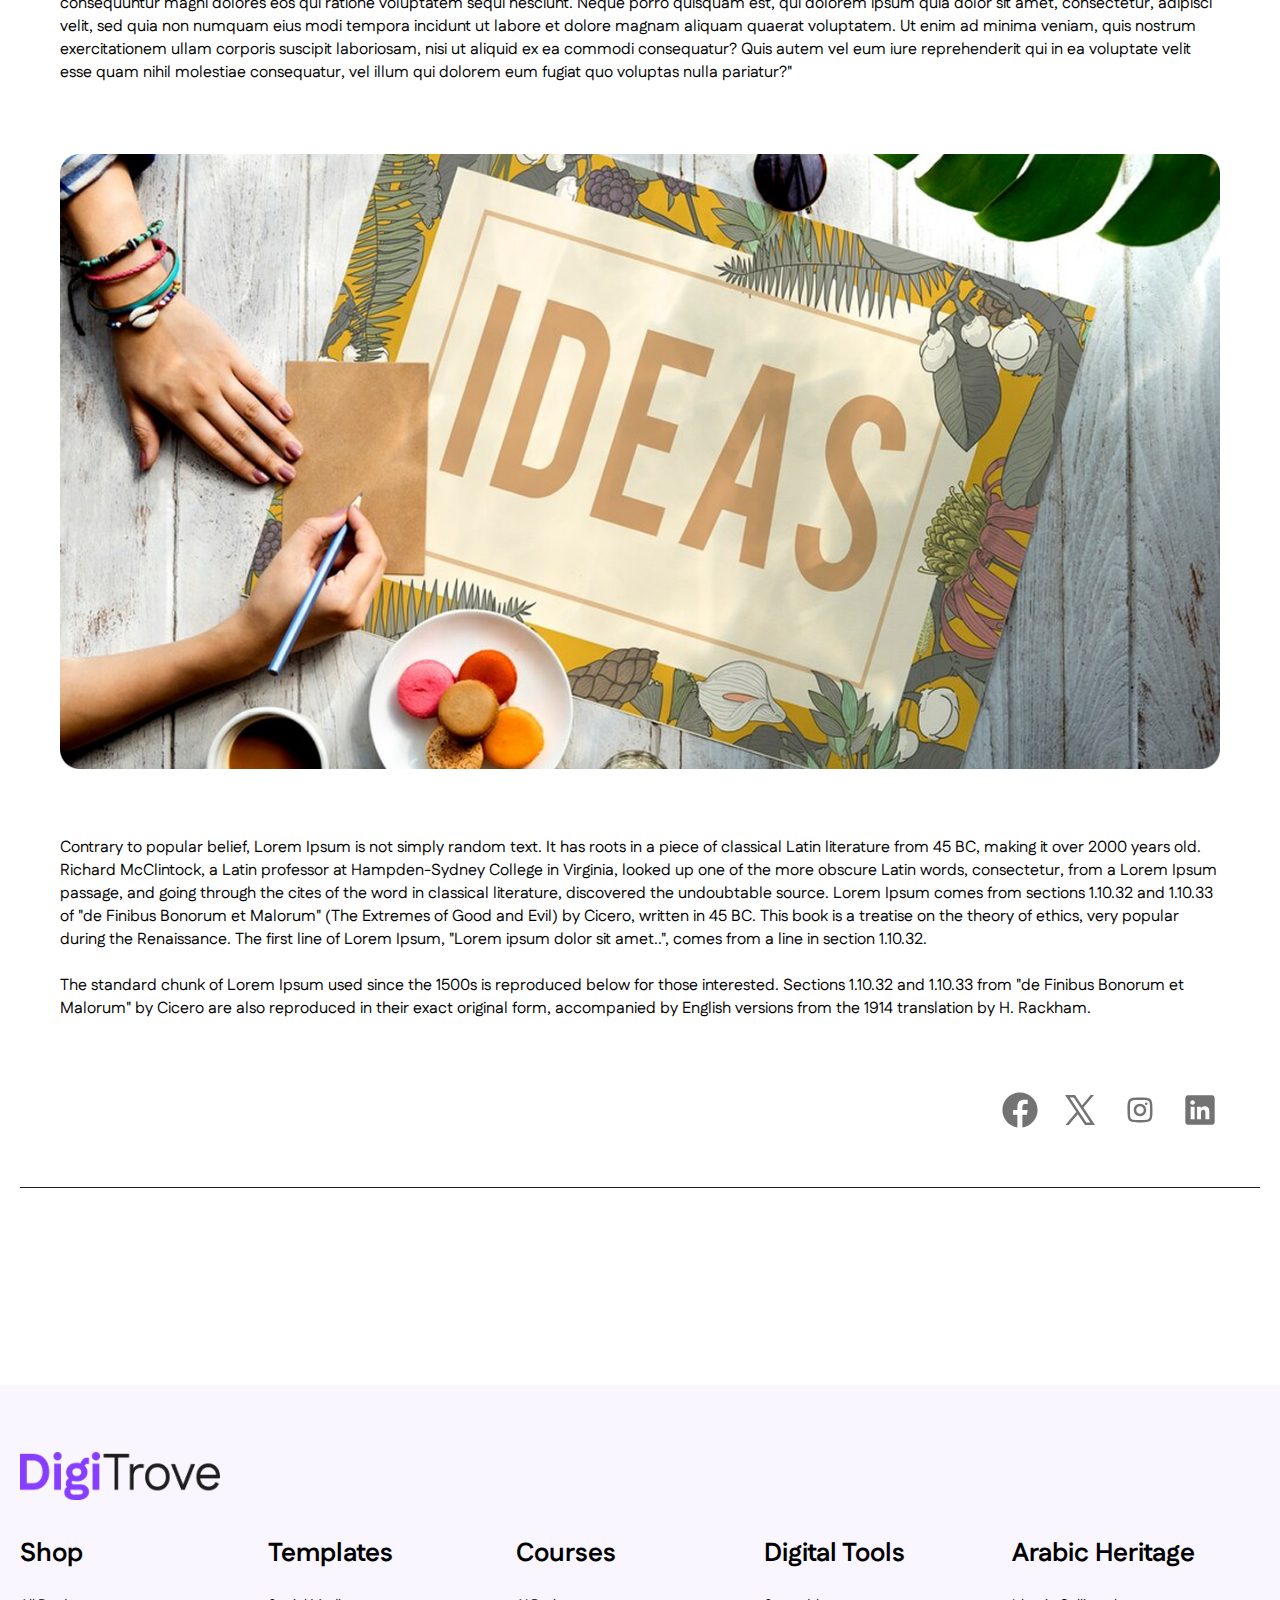
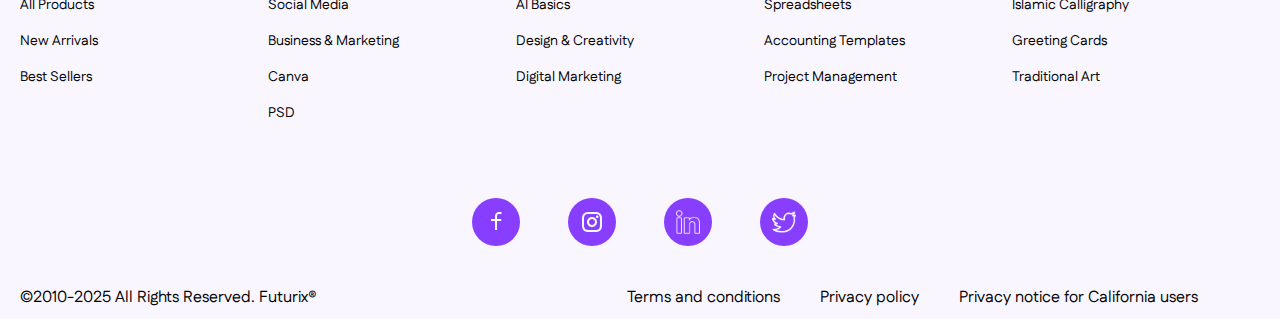
<file: Blog-Inner.html>
<!DOCTYPE html>
<html lang="en">

<head>
    <meta charset="UTF-8">
    <meta name="viewport" content="width=device-width, initial-scale=1.0">
    <title>Digi-Trove</title>

    <!-- GOOGLE FONTS -->
    <link rel="preconnect" href="https://fonts.googleapis.com">
    <link rel="preconnect" href="https://fonts.gstatic.com" crossorigin>
    <link href="https://fonts.googleapis.com/css2?family=Fustat:wght@200..800&display=swap" rel="stylesheet">

    <!-- CSS FILES -->
    <link rel="stylesheet" href="assets/css/style.css">
    <link rel="stylesheet" href="assets/css/responsive.css">
    
</head>

<body class="sp-cntn">

    <header>
        <div class="container">
            <div class="header-row">
                <div class="logo">
                    <a href="index.html">
                        <img src="assets/images/logo.png" alt="">
                    </a>
                </div>

                <div class="hd-col-right">
                    <ul>
                        <li><a href="#">Shop</a></li>
                        <li><a href="about.html">About</a></li>
                        <li><a href="#">Categories</a></li>
                        <li><a href="faqs.html">FAQ`s</a></li>
                        <li><a href="latestBlog.html">Blogs</a></li>
                    </ul>

                    <a href="#" class="search-icon"><img src="assets/images/search-icon.png" alt=""></a>

                    <ul>
                        <li><a href="#">Login</a></li>
                        <li><a href="#">Sign up</a></li>
                    </ul>

                    <a href="contact.html" class="site-btn">Contact Us</a>
                </div>
            </div>
        </div>
    </header>

    <section class="blog-in-sec">
        <div class="container">
            <div class="pg-direc">
                <a href="/digi-trove/index.html">Home</a>
                <img src="assets/images/direct-arrow.svg" alt="">
                <a href="?">10 Must-Have Digital Assets for Creators</a>
            </div>

            <div class="blog-ar">
                <div class="main-img">
                    <img src="assets/images/blog-main-1.png" alt="">
                </div>

                <div class="bl-info">
                    <h3 class="site-title">DigiTrove</h3>
                    <h5 class="pub-date">02/mar/2025</h5>
                </div>

                <div class="blog-cntn">
                    <h1 class="bl-title">10 Must-Have Digital Assets for Creators</h1>

                    <p>
                        Contrary to popular belief, Lorem Ipsum is not simply random text. It has roots in a piece of
                        classical Latin literature from 45 BC, making it over 2000 years old. Richard McClintock, a
                        Latin professor at Hampden-Sydney College in Virginia, looked up one of the more obscure Latin
                        words, consectetur, from a Lorem Ipsum passage, and going through the cites of the word in
                        classical literature, discovered the undoubtable source. Lorem Ipsum comes from sections 1.10.32
                        and 1.10.33 of "de Finibus Bonorum et Malorum" (The Extremes of Good and Evil) by Cicero,
                        written in 45 BC. This book is a treatise on the theory of ethics, very popular during the
                        Renaissance. The first line of Lorem Ipsum, "Lorem ipsum dolor sit amet..", comes from a line in
                        section 1.10.32.
                        <br /><br />
                        The standard chunk of Lorem Ipsum used since the 1500s is reproduced below for those interested.
                        Sections 1.10.32 and 1.10.33 from "de Finibus Bonorum et Malorum" by Cicero are also reproduced
                        in their exact original form, accompanied by English versions from the 1914 translation by H.
                        Rackham.
                        <br /><br />
                        Sed ut perspiciatis unde omnis iste natus error sit voluptatem accusantium doloremque
                        laudantium, totam rem aperiam, eaque ipsa quae ab illo inventore veritatis et quasi architecto
                        beatae vitae dicta sunt explicabo. Nemo enim ipsam voluptatem quia voluptas sit aspernatur aut
                        odit aut fugit, sed quia consequuntur magni dolores eos qui ratione voluptatem sequi nesciunt.
                        Neque porro quisquam est, qui dolorem ipsum quia dolor sit amet, consectetur, adipisci velit,
                        sed quia non numquam eius modi tempora incidunt ut labore et dolore magnam aliquam quaerat
                        voluptatem. Ut enim ad minima veniam, quis nostrum exercitationem ullam corporis suscipit
                        laboriosam, nisi ut aliquid ex ea commodi consequatur? Quis autem vel eum iure reprehenderit qui
                        in ea voluptate velit esse quam nihil molestiae consequatur, vel illum qui dolorem eum fugiat
                        quo voluptas nulla pariatur?"
                    </p>
                </div>

                <div class="main-img">
                    <img src="assets/images/blog-main-2.png" alt="">
                </div>

                <div class="blog-cntn">
                    <p>
                        Contrary to popular belief, Lorem Ipsum is not simply random text. It has roots in a piece of
                        classical Latin literature from 45 BC, making it over 2000 years old. Richard McClintock, a
                        Latin professor at Hampden-Sydney College in Virginia, looked up one of the more obscure Latin
                        words, consectetur, from a Lorem Ipsum passage, and going through the cites of the word in
                        classical literature, discovered the undoubtable source. Lorem Ipsum comes from sections 1.10.32
                        and 1.10.33 of "de Finibus Bonorum et Malorum" (The Extremes of Good and Evil) by Cicero,
                        written in 45 BC. This book is a treatise on the theory of ethics, very popular during the
                        Renaissance. The first line of Lorem Ipsum, "Lorem ipsum dolor sit amet..", comes from a line in
                        section 1.10.32.
                        <br /><br />
                        The standard chunk of Lorem Ipsum used since the 1500s is reproduced below for those interested.
                        Sections 1.10.32 and 1.10.33 from "de Finibus Bonorum et Malorum" by Cicero are also reproduced
                        in their exact original form, accompanied by English versions from the 1914 translation by H.
                        Rackham.
                    </p>
                </div>

                <div class="share-ic">
                    <ul>
                        <li>
                            <a href="#">
                                <svg xmlns="http://www.w3.org/2000/svg" x="0px" y="0px" width="40px" height="40px"
                                    viewBox="0,0,256,256" style="fill:#737373;">
                                    <g fill="#737373" fill-rule="nonzero" stroke="none" stroke-width="1"
                                        stroke-linecap="butt" stroke-linejoin="miter" stroke-miterlimit="10"
                                        stroke-dasharray="" stroke-dashoffset="0" font-family="none" font-weight="none"
                                        font-size="none" text-anchor="none" style="mix-blend-mode: normal">
                                        <g transform="scale(5.12,5.12)">
                                            <path
                                                d="M25,3c-12.15,0 -22,9.85 -22,22c0,11.03 8.125,20.137 18.712,21.728v-15.897h-5.443v-5.783h5.443v-3.848c0,-6.371 3.104,-9.168 8.399,-9.168c2.536,0 3.877,0.188 4.512,0.274v5.048h-3.612c-2.248,0 -3.033,2.131 -3.033,4.533v3.161h6.588l-0.894,5.783h-5.694v15.944c10.738,-1.457 19.022,-10.638 19.022,-21.775c0,-12.15 -9.85,-22 -22,-22z">
                                            </path>
                                        </g>
                                    </g>
                                </svg>
                            </a>
                        </li>

                        <li>
                            <a href="#">
                                <svg xmlns="http://www.w3.org/2000/svg" x="0px" y="0px" width="40px" height="40px"
                                    viewBox="0,0,256,256" style="fill:#737373;">
                                    <g fill="#737373" fill-rule="nonzero" stroke="none" stroke-width="1"
                                        stroke-linecap="butt" stroke-linejoin="miter" stroke-miterlimit="10"
                                        stroke-dasharray="" stroke-dashoffset="0" font-family="none" font-weight="none"
                                        font-size="none" text-anchor="none" style="mix-blend-mode: normal">
                                        <g transform="scale(8,8)">
                                            <path
                                                d="M4.01758,4l9.07422,13.60938l-8.75586,10.39063h2.61523l7.29492,-8.65625l5.77148,8.65625h0.53516h7.46289l-9.30273,-13.95703l8.46289,-10.04297h-2.61523l-7.00195,8.31055l-5.54102,-8.31055zM7.75586,6h3.19141l13.33203,20h-3.19141z">
                                            </path>
                                        </g>
                                    </g>
                                </svg>
                            </a>
                        </li>

                        <li>
                            <a href="#">
                                <svg xmlns="http://www.w3.org/2000/svg" x="0px" y="0px" width="40px" height="40px"
                                    viewBox="0,0,256,256" style="fill:#737373;">
                                    <g fill="#737373" fill-rule="nonzero" stroke="none" stroke-width="1"
                                        stroke-linecap="butt" stroke-linejoin="miter" stroke-miterlimit="10"
                                        stroke-dasharray="" stroke-dashoffset="0" font-family="none" font-weight="none"
                                        font-size="none" text-anchor="none" style="mix-blend-mode: normal">
                                        <g transform="scale(4,4)">
                                            <path
                                                d="M31.82031,12c-18.381,0 -19.82031,1.43931 -19.82031,19.82031v0.35938c0,18.381 1.43931,19.82031 19.82031,19.82031h0.35938c18.381,0 19.82031,-1.43931 19.82031,-19.82031v-0.17969c0,-18.548 -1.452,-20 -20,-20zM28,16h8c11.129,0 12,0.871 12,12v8c0,11.129 -0.871,12 -12,12h-8c-11.129,0 -12,-0.871 -12,-12v-8c0,-11.129 0.871,-12 12,-12zM41.99414,20c-1.105,0.003 -1.99714,0.90086 -1.99414,2.00586c0.003,1.105 0.90086,1.99714 2.00586,1.99414c1.105,-0.003 1.99714,-0.90086 1.99414,-2.00586c-0.003,-1.105 -0.90086,-1.99714 -2.00586,-1.99414zM31.97656,22c-5.522,0.013 -9.98956,4.50144 -9.97656,10.02344c0.013,5.522 4.50144,9.98956 10.02344,9.97656c5.522,-0.013 9.98956,-4.50144 9.97656,-10.02344c-0.013,-5.522 -4.50144,-9.98956 -10.02344,-9.97656zM31.98633,26c3.313,-0.008 6.00567,2.67333 6.01367,5.98633c0.007,3.313 -2.67333,6.00567 -5.98633,6.01367c-3.313,0.008 -6.00567,-2.67233 -6.01367,-5.98633c-0.008,-3.313 2.67333,-6.00567 5.98633,-6.01367z">
                                            </path>
                                        </g>
                                    </g>
                                </svg>
                            </a>
                        </li>

                        <li>
                            <a href="#">
                                <svg xmlns="http://www.w3.org/2000/svg" x="0px" y="0px" width="40px" height="40px"
                                    viewBox="0,0,256,256" style="fill:#737373;">
                                    <g fill="#737373" fill-rule="nonzero" stroke="none" stroke-width="1"
                                        stroke-linecap="butt" stroke-linejoin="miter" stroke-miterlimit="10"
                                        stroke-dasharray="" stroke-dashoffset="0" font-family="none" font-weight="none"
                                        font-size="none" text-anchor="none" style="mix-blend-mode: normal">
                                        <g transform="scale(8.53333,8.53333)">
                                            <path
                                                d="M24,4h-18c-1.105,0 -2,0.895 -2,2v18c0,1.105 0.895,2 2,2h18c1.105,0 2,-0.895 2,-2v-18c0,-1.105 -0.895,-2 -2,-2zM10.954,22h-2.95v-9.492h2.95zM9.449,11.151c-0.951,0 -1.72,-0.771 -1.72,-1.72c0,-0.949 0.77,-1.719 1.72,-1.719c0.948,0 1.719,0.771 1.719,1.719c0,0.949 -0.771,1.72 -1.719,1.72zM22.004,22h-2.948v-4.616c0,-1.101 -0.02,-2.517 -1.533,-2.517c-1.535,0 -1.771,1.199 -1.771,2.437v4.696h-2.948v-9.492h2.83v1.297h0.04c0.394,-0.746 1.356,-1.533 2.791,-1.533c2.987,0 3.539,1.966 3.539,4.522z">
                                            </path>
                                        </g>
                                    </g>
                                </svg>
                            </a>
                        </li>
                    </ul>
                </div>
            </div>
        </div>
    </section>




    <footer class="main-footer">
        <div class="container">
            <div class="footer-contant-holder">
                <div class="footer-logo">
                    <img src="assets/images/DigiTrove.png" alt="footer-image">
                </div>
                <div class="footer-inner-contant">
                    <div class="footer-inner-colum">
                        <h3>Shop</h3>
                        <ul>
                            <li><a href="#">All Products</a></li>
                            <li><a href="#">New Arrivals</a></li>
                            <li><a href="#">Best Sellers</a></li>
                        </ul>
                    </div>
                    <div class="footer-inner-colum">
                        <h3>Templates</h3>
                        <ul>
                            <li><a href="#">Social Media</a></li>
                            <li><a href="#">Business & Marketing</a></li>
                            <li><a href="#">Canva</a></li>
                            <li><a href="#">PSD</a></li>
                        </ul>
                    </div>
                    <div class="footer-inner-colum">
                        <h3>Courses</h3>
                        <ul>
                            <li><a href="#">AI Basics</a></li>
                            <li><a href="#">Design & Creativity</a></li>
                            <li><a href="#">Digital Marketing</a></li>
                        </ul>
                    </div>
                    <div class="footer-inner-colum">
                        <h3>Digital Tools</h3>
                        <ul>
                            <li><a href="#">Spreadsheets</a></li>
                            <li><a href="#">Accounting Templates</a></li>
                            <li><a href="#">Project Management</a></li>
                        </ul>
                    </div>
                    <div class="footer-inner-colum">
                        <h3>Arabic Heritage</h3>
                        <ul>
                            <li><a href="#">Islamic Calligraphy</a></li>
                            <li><a href="#">Greeting Cards</a></li>
                            <li><a href="#">Traditional Art</a></li>
                        </ul>
                    </div>
                </div>
                <div class="footer-icons-links">
                    <a href="#">
                        <div class="footer-image-icon">
                            <img src="assets/images/facebook-iocn-footer.png" alt="icon">
                        </div>
                    </a>
                    <a href="#">
                        <div class="footer-image-icon">
                            <img src="assets/images/intagram-icon-footer.png" alt="icon">
                        </div>
                    </a>
                    <a href="#">
                        <div class="footer-image-icon">
                            <img src="assets/images/lindin-icon-footer.png" alt="icon">
                        </div>
                    </a>
                    <a href="#">
                        <div class="footer-image-icon">
                            <img src="assets/images/twitter-icon-footer.png" alt="icon">
                        </div>
                    </a>
                </div>
            </div>
            <div class="footer-bottom-contant">
                <div class="footer-bottom-inner-item">
                    <p>©2010-2025 All Rights Reserved. Futurix®</p>
                </div>
                <div class="footer-bottom-inner-item">
                    <a href="#">Terms and conditions</a>
                    <a href="#">Privacy policy</a>
                    <a href="#">Privacy notice for California users</a>
                </div>
            </div>
        </div>
    </footer>
</body>

</html>
</file>
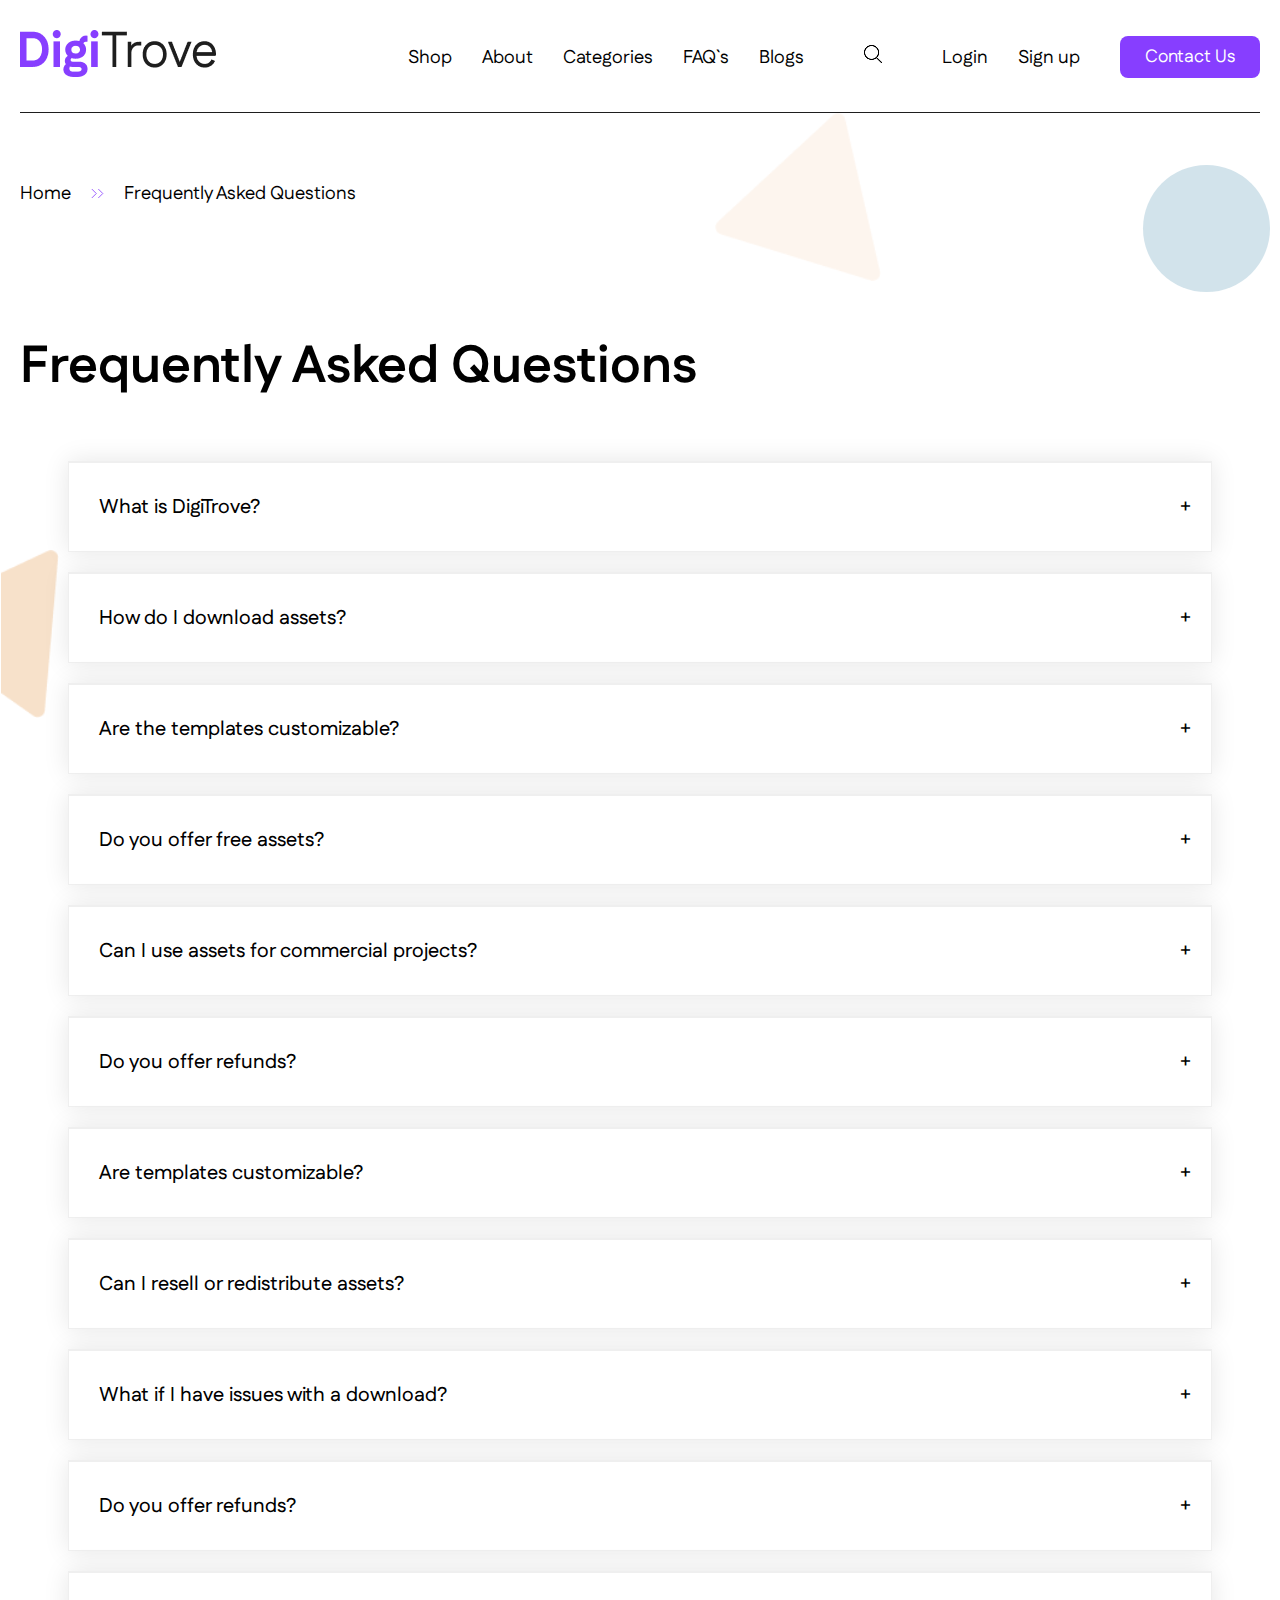
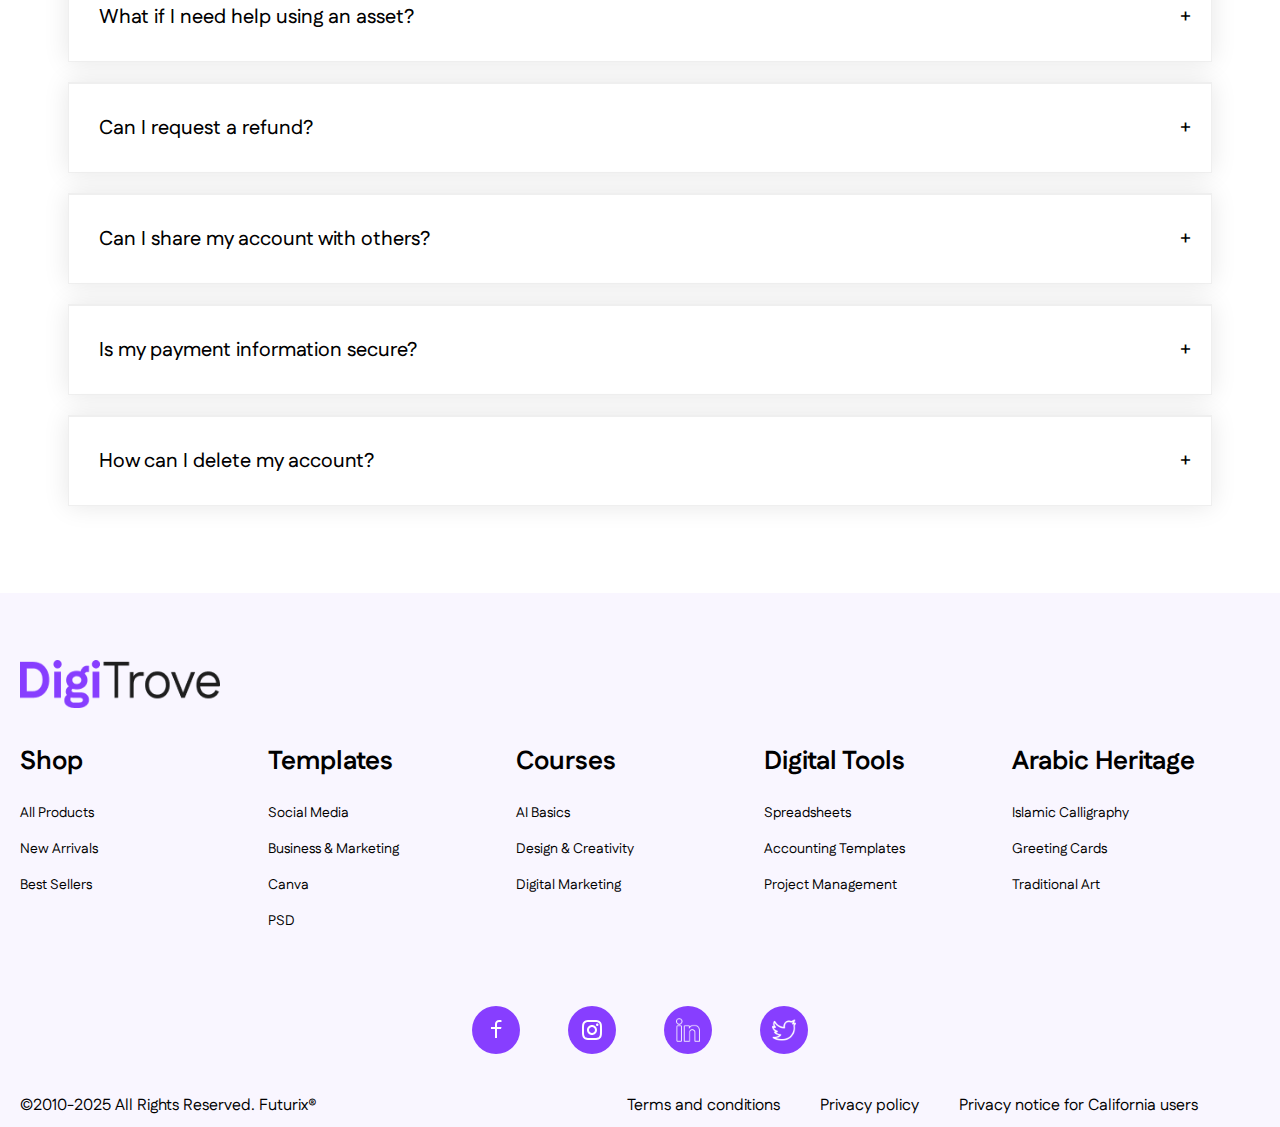
<file: faqs.html>
<!DOCTYPE html>
<html lang="en">

<head>
  <meta charset="UTF-8">
  <meta name="viewport" content="width=device-width, initial-scale=1.0">
  <title>Digi-Trove</title>

  <!-- GOOGLE FONTS -->
  <link rel="preconnect" href="https://fonts.googleapis.com">
  <link rel="preconnect" href="https://fonts.gstatic.com" crossorigin>
  <link href="https://fonts.googleapis.com/css2?family=Fustat:wght@200..800&display=swap" rel="stylesheet">

  <!-- CSS FILES -->
  <link rel="stylesheet" href="assets/css/style.css">
  <link rel="stylesheet" href="assets/css/responsive.css">
</head>

<body class="sp-cntn">


  <header>
    <div class="container">
      <div class="header-row">
        <div class="logo">
          <a href="index.html">
            <img src="assets/images/logo.png" alt="">
          </a>
        </div>

        <div class="hd-col-right">
          <ul>
            <li><a href="#">Shop</a></li>
            <li><a href="about.html">About</a></li>
            <li><a href="#">Categories</a></li>
            <li><a href="faqs.html">FAQ`s</a></li>
            <li><a href="latestBlog.html">Blogs</a></li>
          </ul>

          <a href="#" class="search-icon"><img src="assets/images/search-icon.png" alt=""></a>

          <ul>
            <li><a href="#">Login</a></li>
            <li><a href="#">Sign up</a></li>
          </ul>

          <a href="contact.html" class="site-btn">Contact Us</a>
        </div>
      </div>
    </div>
  </header>







  <section class="accordion-sec">
    <div class="container">
      <div class="accordion-heading">
        <div class="pg-direc">
          <a href="index.html">Home</a>
          <img src="assets/images/direct-arrow.svg" alt="image">
          <a href="?">Frequently Asked Questions</a>
        </div>

        <div class="pg-detail">
          <h1 class="page-title">Frequently Asked Questions</h1>
        </div>
      </div>
      <main class="contents">
        <!-- acc single -->
        <div class="accordion-single js-acc-single">
          <div class="accordion-single-item js-acc-item">
            <h2 class="accordion-single-title js-acc-single-trigger">What is DigiTrove?</h2>
            <div class="accordion-single-content">
              <p>This is an Answer 1</p>
            </div>
          </div>
          <div class="accordion-single-item js-acc-item">
            <h2 class="accordion-single-title js-acc-single-trigger">How do I download assets?</h2>
            <div class="accordion-single-content">
              <p>This is an Answer 2</p>
            </div>
          </div>
          <div class="accordion-single-item js-acc-item">
            <h2 class="accordion-single-title js-acc-single-trigger">Are the templates customizable?</h2>
            <div class="accordion-single-content">
              <p>This is an Answer 3</p>
            </div>
          </div>
          <div class="accordion-single-item js-acc-item">
            <h2 class="accordion-single-title js-acc-single-trigger">Do you offer free assets? </h2>
            <div class="accordion-single-content">
              <p>This is an Answer 3</p>
            </div>
          </div>
          <div class="accordion-single-item js-acc-item">
            <h2 class="accordion-single-title js-acc-single-trigger">Can I use assets for commercial projects?</h2>
            <div class="accordion-single-content">
              <p>This is an Answer 3</p>
            </div>
          </div>
          <div class="accordion-single-item js-acc-item">
            <h2 class="accordion-single-title js-acc-single-trigger">Do you offer refunds?</h2>
            <div class="accordion-single-content">
              <p>This is an Answer 3</p>
            </div>
          </div>
          <div class="accordion-single-item js-acc-item">
            <h2 class="accordion-single-title js-acc-single-trigger">Are templates customizable?</h2>
            <div class="accordion-single-content">
              <p>This is an Answer 3</p>
            </div>
          </div>
          <div class="accordion-single-item js-acc-item">
            <h2 class="accordion-single-title js-acc-single-trigger">Can I resell or redistribute assets?</h2>
            <div class="accordion-single-content">
              <p>This is an Answer 3</p>
            </div>
          </div>
          <div class="accordion-single-item js-acc-item">
            <h2 class="accordion-single-title js-acc-single-trigger">What if I have issues with a download?</h2>
            <div class="accordion-single-content">
              <p>This is an Answer 3</p>
            </div>
          </div>
          <div class="accordion-single-item js-acc-item">
            <h2 class="accordion-single-title js-acc-single-trigger">Do you offer refunds?</h2>
            <div class="accordion-single-content">
              <p>This is an Answer 3</p>
            </div>
          </div>
          <div class="accordion-single-item js-acc-item">
            <h2 class="accordion-single-title js-acc-single-trigger">What if I need help using an asset?</h2>
            <div class="accordion-single-content">
              <p>This is an Answer 3</p>
            </div>
          </div>
          <div class="accordion-single-item js-acc-item">
            <h2 class="accordion-single-title js-acc-single-trigger"> Can I request a refund?</h2>
            <div class="accordion-single-content">
              <p>This is an Answer 3</p>
            </div>
          </div>
          <div class="accordion-single-item js-acc-item">
            <h2 class="accordion-single-title js-acc-single-trigger">Can I share my account with others?</h2>
            <div class="accordion-single-content">
              <p>This is an Answer 3</p>
            </div>
          </div>
          <div class="accordion-single-item js-acc-item">
            <h2 class="accordion-single-title js-acc-single-trigger">Is my payment information secure?</h2>
            <div class="accordion-single-content">
              <p>This is an Answer 3</p>
            </div>
          </div>
          <div class="accordion-single-item js-acc-item">
            <h2 class="accordion-single-title js-acc-single-trigger">How can I delete my account?</h2>
            <div class="accordion-single-content">
              <p>This is an Answer 3</p>
            </div>
          </div>
        </div><!-- accordion-single -->
      </main>
    </div>
  </section>






  <footer class="main-footer">
    <div class="container">
      <div class="footer-contant-holder">
        <div class="footer-logo">
          <img src="assets/images/DigiTrove.png" alt="footer-image">
        </div>
        <div class="footer-inner-contant">
          <div class="footer-inner-colum">
            <h3>Shop</h3>
            <ul>
              <li><a href="#">All Products</a></li>
              <li><a href="#">New Arrivals</a></li>
              <li><a href="#">Best Sellers</a></li>
            </ul>
          </div>
          <div class="footer-inner-colum">
            <h3>Templates</h3>
            <ul>
              <li><a href="#">Social Media</a></li>
              <li><a href="#">Business & Marketing</a></li>
              <li><a href="#">Canva</a></li>
              <li><a href="#">PSD</a></li>
            </ul>
          </div>
          <div class="footer-inner-colum">
            <h3>Courses</h3>
            <ul>
              <li><a href="#">AI Basics</a></li>
              <li><a href="#">Design & Creativity</a></li>
              <li><a href="#">Digital Marketing</a></li>
            </ul>
          </div>
          <div class="footer-inner-colum">
            <h3>Digital Tools</h3>
            <ul>
              <li><a href="#">Spreadsheets</a></li>
              <li><a href="#">Accounting Templates</a></li>
              <li><a href="#">Project Management</a></li>
            </ul>
          </div>
          <div class="footer-inner-colum">
            <h3>Arabic Heritage</h3>
            <ul>
              <li><a href="#">Islamic Calligraphy</a></li>
              <li><a href="#">Greeting Cards</a></li>
              <li><a href="#">Traditional Art</a></li>
            </ul>
          </div>
        </div>
        <div class="footer-icons-links">
          <a href="#">
            <div class="footer-image-icon">
              <img src="assets/images/facebook-iocn-footer.png" alt="icon">
            </div>
          </a>
          <a href="#">
            <div class="footer-image-icon">
              <img src="assets/images/intagram-icon-footer.png" alt="icon">
            </div>
          </a>
          <a href="#">
            <div class="footer-image-icon">
              <img src="assets/images/lindin-icon-footer.png" alt="icon">
            </div>
          </a>
          <a href="#">
            <div class="footer-image-icon">
              <img src="assets/images/twitter-icon-footer.png" alt="icon">
            </div>
          </a>
        </div>
      </div>
      <div class="footer-bottom-contant">
        <div class="footer-bottom-inner-item">
          <p>©2010-2025 All Rights Reserved. Futurix®</p>
        </div>
        <div class="footer-bottom-inner-item">
          <a href="#">Terms and conditions</a>
          <a href="#">Privacy policy</a>
          <a href="#">Privacy notice for California users</a>
        </div>
      </div>
    </div>
  </footer>
  <script src="assets/js/script.js"></script>

</body>

</html
</file>
<file: assets/css/style.css>
* {
    margin: 0;
    padding: 0;
    box-sizing: border-box;
    list-style: none;
    text-decoration: none;
}

html {
    scroll-behavior: smooth;
}

body {
    font-family: "Fustat", sans-serif;
    letter-spacing: 0px;
}
header {
    width: 100%;
}

.header-row {
    border-bottom: 1px solid #1E1E1E;
    width: 100%;
    padding: 30px 0 28px;
    display: flex;
    align-items: center;
    justify-content: space-between;
}

header .logo {
    width: max-content;
}

header .logo a {
    width: 100%;
    max-width: 196px;
    height: auto;
}

header .logo a img {
    width: 100%;
    height: 100%;
}

.hd-col-right {
    display: flex;
    align-items: center;
    justify-content: flex-end;
    gap: 40px;
}
.hd-col-right .search-icon{
    margin: 0 20px;
}
.hd-col-right ul {
    display: flex;
    align-items: center;
    gap: 30px;
}

.hd-col-right ul li a {
    font-weight: 400;
    font-size: 18.53px;
    color: #000;
}
.container {
    width: 100%;
    max-width: 1400px;
    margin: 0 auto;
    padding: 0 20px;
}

.sec-title h2 {
    font-size: 35px;
    font-weight: 600;

    text-transform: capitalize;
}

.sec-title p {
    font-size: 16px;
    font-weight: 500;
}

a.site-btn,
button.site-btn {
    background-color: #873EFF;
    border-radius: 8px;
    font-size: 18px;
    color: white;
    padding: 8px 25px;
    display: block;
    width: fit-content;
}
























@import url('https://fonts.googleapis.com/css2?family=Bebas+Neue&display=swap');



img {
    user-select: none;
    -webkit-user-drag: none;
}


.banner-sec {
    position: relative;
    z-index: 1;
    background: #EDE9E6;
    padding: 100px 0px;
    overflow: hidden;
}

.bn-frags {
    position: absolute;
    top: 0;
    left: 0;
    width: 100%;
    height: 100%;
    pointer-events: none;
}

.bnn-grid {
    width: 100%;
    display: grid;
    grid-template-columns: 40% 1fr;
    align-items: center;
}

.bnn-col2 img {
    width: 100%;
    display: block;
    object-fit: contain;
    transform: scale(1.1);
    transform-origin: 30%;
}

.bnn-col1 {
    position: relative;
    z-index: 1;
}

.bnn-col1 h1 {
    font-family: Fustat;
    font-weight: 700;
    font-size: 60px;
    line-height: 110%;
    text-transform: capitalize;
    color: #000;
    margin-bottom: 20px;
}

.bnn-col1 p {
    font-family: Fustat;
    font-weight: 400;
    font-size: 18px;
    line-height: 170%;
    text-transform: capitalize;
    color: #000;
    width: 120%;
    max-width: 590px;
}

.bnn-col1 a {
    display: block;
    background: #873EFF;
    padding: 20px 26px;
    border-radius: 14px;
    color: #fff;
    font-family: Fustat;
    font-weight: 800;
    font-size: 18.93px;
    line-height: 100%;
    text-align: center;
    text-transform: capitalize;
    width: fit-content;
    margin-top: 30px;
}

.frag {
    position: absolute;
    transform: scale(0.8);
}

.frag.f1 {
    top: 18%;
    left: -2%;
}

.frag.f2 {
    bottom: 15%;
    left: -80px;
}

.frag.f3 {
    top: 6%;
    right: 25%;
    z-index: 2;
}

.frag.f4 {
    bottom: 33%;
    right: 30px;
    z-index: 2;
}

.bn-headline {
    width: 100%;
    background: #873EFF;
    padding: 20px;
}

.bn-headline p {
    color: #fff;
    font-weight: 400;
    font-size: 18px;
    line-height: 30px;
    text-align: center;
    text-transform: capitalize;
}
















.join-sec {
    width: 100%;
    background-color: #000;
    color: #fff;
    padding: 80px 0px 100px;
    overflow-x: clip;
    background-image: url(../images/join-bg_converted.webp);
    background-repeat: no-repeat;
    background-position: bottom right;
    background-size: contain;
}

.join-grid {
    width: 100%;
    display: grid;
    grid-template-columns: 34% 1fr;
    gap: 100px;
}

.jc-01 {
    width: 100%;
}

.jc-01 h2 {
    font-weight: 700;
    font-size: 60px;
    line-height: 100%;
    text-transform: capitalize;
    margin-bottom: 20px;
}

.jc-01 p {
    font-weight: 400;
    font-size: 17px;
    line-height: 160%;
    text-transform: capitalize;
}

.jc-01 ul li {
    font-weight: 400;
    font-size: 17px;
    line-height: 160%;
    text-transform: capitalize;
    display: flex;
    align-items: center;
    gap: 5px;
}

.jc-01 ul {
    margin: 16px 0px 22px;
}

.jc-01 ul li::before {
    content: "";
    height: 17px;
    width: 17px;
    display: block;
    background-image: url(../images/checkk.png);
    background-repeat: no-repeat;
    background-position: center;
    background-size: cover;
    transform: translate(0px, -1px);
}

.join-form {
    width: 100%;
    display: grid;
    gap: 10px;
}

.join-form input {
    border: 1px solid #fff;
    background: transparent;
    border-radius: 10px;
    padding: 20px;
    font-weight: 400;
    font-size: 18px;
    line-height: 160%;
    outline: none !important;
    box-shadow: none !important;
    color: #fff;
}

.join-form input::placeholder {
    color: #fff;
}

.join-form button {
    display: block;
    background: #873EFF;
    padding: 24px 26px;
    border-radius: 14px;
    color: #fff;
    font-family: Fustat;
    font-weight: 800;
    font-size: 18.93px;
    line-height: 100%;
    text-align: center;
    text-transform: capitalize;
    width: 100%;
    cursor: pointer;
    border: none;
}

.jc-02 {
    width: 100%;
}

.ji-wrap {
    position: relative;
    width: 100%;
}

.ji-wrap img:not([class]) {
    width: 100%;
    display: block;
    object-fit: contain;
}

.ji-wrap img.ji-badge {
    position: absolute;
    top: -20px;
    width: 25%;
    transform: translateX(-41%);
}




















.trusted-sec {
    width: 100%;
    padding: 100px 0px;
    background: #873EFF;
    color: #fff;
}

.trusted-title {
    text-align: center;
    margin-bottom: 70px;
}

.trusted-main {
    width: 100%;
}

.tst-cell {
    width: 100%;
}

.ts-txt p {
    font-weight: 400;
    font-size: 17px;
    line-height: 160%;
    text-transform: capitalize;
    vertical-align: middle;
    max-width: 440px;
}

.ts-txt svg {
    display: inline;
    vertical-align: middle;
    padding: 4px 0 5px 0;
}

.tst-dets {
    display: flex;
    align-items: center;
    margin-top: 30px;
    gap: 15px;
}

.tst-dets img {
    width: 70px;
    height: 70px;
    display: block;
    object-fit: cover;
    border-radius: 50%;
}

.user-dets span {
    font-weight: 700;
    font-size: 24px;
    line-height: 150%;
    text-transform: capitalize;
}

.user-dets p {
    font-weight: 400;
    font-size: 15px;
    line-height: 20px;
    letter-spacing: 0%;
    text-transform: capitalize;
}

.trusted-pagination {
    position: relative;
    margin-top: 30px;
}

.trusted-pagination .swiper-pagination-bullet {
    background: #fff !important;
    transition: all 0.4s;
}

















.lm-offer-sec {
    width: 100%;
    padding: 80px 0px;
    background: #873EFF;
    color: #fff;
    overflow: hidden;
}

.lm-offer-grid {
    width: 100%;
    display: grid;
    grid-template-columns: 1fr 43.7%;
    gap: 30px;
    align-items: center;
}

.lm-offer-col1 {
    position: relative;
    z-index: 2;
}

.lm-offer-col1 h2 {
    font-weight: 700;
    font-size: 60px;
    line-height: 100%;
    text-transform: capitalize;
    margin-bottom: 20px;
}

.lm-offer-col1 p {
    font-weight: 400;
    font-size: 17px;
    line-height: 160%;
    text-transform: capitalize;
    max-width: 617px;
    width: 90%;
}

.timer-grid {
    width: 100%;
    display: flex;
    align-items: center;
    gap: 8px;
    margin-top: 30px;
}

.timer-grid svg {
    width: 8px;
    transform: translateY(-13px);
}

.time-cell .time-val {
    aspect-ratio: 1/1;
    width: 70px;
    height: 70px;
    padding-top: 7px;
    display: flex;
    justify-content: center;
    align-items: center;
    background: #25F4EE;
    border-radius: 8px;
    color: #000;
    font-family: "Bebas Neue", sans-serif;
    font-weight: 700;
    font-size: 50px;
    line-height: 50px;
    text-align: center;
}

.time-txt {
    font-weight: 500;
    font-size: 15px;
    line-height: 35px;
    text-align: center;
    display: block;
}

.offerSwiper .swiper-slide {
    transition: all 0.2s;
}

.offerSwiper .off-cell {
    display: block;
    width: 100%;
}

.offerSwiper .off-cell img {
    width: 100%;
    display: block;
    aspect-ratio: 594/446;
    object-fit: contain;
}

.offerSwiper {
    overflow: visible;
}

.offerSwiper .swiper-slide:has(~ .swiper-slide-active),
.offerSwiper .swiper-slide-prev {
    opacity: 0;
}

.offerSwiper .swiper-slide:not(.swiper-slide-active) {
    transform: scale(0.8);
    transform-origin: left;
}

















.feature-sec {
    width: 100%;
    padding: 130px 0;
}

.feat-cntn .ft-top {
    display: flex;
    flex-direction: column;
    align-items: center;
    justify-content: center;
    margin-bottom: 50px;
}

.ft-middle {
    display: flex;
    gap: 38px;
}

.ft-middle .ft-mid-left {
    width: 50%;
    height: 640px;
    overflow: hidden;
    background-image: url(../images/ft-bot-left-img.png);
    background-size: cover;
    background-repeat: no-repeat;
    background-position: center;
    display: flex;
    align-items: flex-end;
    justify-content: flex-start;
    border-radius: 30px;
}

.ft-middle h4 {
    font-weight: 700;
    font-size: 24px;
    line-height: 33px;
    text-transform: capitalize;
    color: #FFFFFF;
    padding-left: 30px;
    padding-bottom: 40px;
}

.ft-middle .ft-mid-right {
    width: 50%;
    display: grid;
    grid-template-columns: repeat(2, 1fr);
    gap: 30px 33px;
}

.ft-middle .ft-mid-right .ft-mid-right-box {
    border-radius: 30px;
    width: 100%;
    height: 307px;
    overflow: hidden;
    background-image: url(../images/ft-mid-right-box-1.png);
    background-size: cover;
    background-repeat: no-repeat;
    background-position: center;
    display: flex;
    align-items: flex-end;
    justify-content: flex-start;
    position: relative;
}

.ft-middle .ft-mid-right .ft-mid-right-box:nth-child(2) {
    background-image: url(../images/ft-mid-right-box-2.jpg);
}

.ft-middle .ft-mid-right .ft-mid-right-box:nth-child(3) {
    background-image: url(../images/ft-mid-right-box-3.png);
}

.ft-middle .ft-mid-right .ft-mid-right-box:nth-child(4) {
    background-image: url(../images/ft-mid-right-box-4.png);
}

.ft-middle .ft-mid-right .ft-mid-right-box h4 {
    max-width: 250px;
    z-index: 111;
}

.ft-middle .ft-mid-right .ft-mid-right-box::before {
    content: '';
    display: block;
    width: 100%;
    height: 100%;
    background-image: url(../images/ft-mid-right-box-1-1.png);
    background-size: 120%;
    background-repeat: no-repeat;
    background-position: center;
    position: absolute;
    bottom: 0;
    left: 0;
    opacity: 0;
    transition: opacity .4s ease;
}

.ft-middle .ft-mid-right .ft-mid-right-box:hover::before {
    opacity: 1;
}

.ft-bottom {
    display: grid;
    grid-template-columns: 370px 1fr;
    gap: 60px;
    align-items: center;
    margin-top: 130px;
}

.ft-bottom .ft-bot-left {
    display: flex;
    flex-direction: column;
    gap: 40px;
}

.ft-bot-right {
    display: grid;
    grid-template-columns: repeat(2, 1fr);
    gap: 25px 35px;
}

.ft-bot-right .ft-right-box {
    padding: 36px 68px 36px 48px;
    background-color: #873EFF;
    border-radius: 26px;
    display: flex;
    align-items: flex-start;
    flex-direction: column;
}

.ft-bot-right .ft-right-box:nth-child(2),
.ft-bot-right .ft-right-box:nth-child(3) {
    background-color: #000;
}

.ft-bot-right .ft-right-box img {
    width: 46px;
    height: 63px;
    margin-bottom: 10px;
}

.ft-bot-right .ft-right-box h3 {
    font-size: 26px;
    color: #FFFFFF;
    font-weight: 700;
    line-height: 35.85px;
    text-transform: capitalize;
}

.ft-bot-right .ft-right-box p {
    color: #FFFFFF;
}
















.shop-by-cat-sec .sec-title {
    text-align: center;
    margin-bottom: 30px;
}

.shop-by-cat-sec {
    padding: 100px 0px;
}

.shop-cat-tab-holder {
    display: flex;
    width: 100%;
    align-items: center;
    /* justify-content: center; */
    width: fit-content;
    margin: 0 auto;
    gap: 50px;
    scroll-snap-type: x mandatory;
    margin-bottom: 30px;
    overflow: auto;
}

.shop-cat-tab-holder button {
    all: unset;
    cursor: pointer;
    display: inline-block;
    font-size: 18px;
    color: rgba(0, 0, 0, 0.825);
    font-weight: 400;
    scroll-snap-align: start;
    font-weight: 600;
    transition: all 0.3s ease;
    white-space: nowrap;
    min-height: min-content;
}

.shop-cat-tab-holder button.active {
    color: #873EFF;
    border-bottom: 1px solid #873EFF;
}

/* Tab Content Styles */
.tab-content {
    display: none;
    opacity: 0;
    transition: opacity 0.3s ease;
}

.tab-content.active {
    display: block;
    opacity: 1;
}

/* Swiper Styles */
.shop-cat-swiper {
    width: 100%;
    padding: 20px 0;
}

.shop-cat-swiper .swiper-slide {
    display: flex;
    justify-content: center;
    align-items: center;
    transition: all 0.3s ease;
}

.shop-cat-swiper .swiper-slide-active {
    transform: scale(1.05);
}

.shop-cat-swiper .swiper-slide:not(.swiper-slide-active) {
    transform: scale(0.95);
}



.shop-by-cat-sec .swiper-pagination {
    position: static;
    margin-top: 20px;
}

.shop-cat-card {
    width: 100%;
    border-radius: 20px;
    position: relative;
    overflow: hidden;
    z-index: 1;
}

.shop-cat-card::before {
    content: "";
    position: absolute;
    top: 0px;
    left: -70px;
    width: 60%;
    height: 100%;
    background-image: url(../images/shop-cat-shade.png);
    background-size: contain;
    background-position: center;
    background-repeat: no-repeat;
    pointer-events: none;
    border-radius: 20px;
}

.shop-cat-card img {
    width: 100%;
    border-radius: 20px;
    aspect-ratio: 2/1;
    object-fit: cover;
    display: block;
}

.shop-cat-card-content {
    position: absolute;
    left: 20px;
    bottom: 20px;
    color: white;
    z-index: 2;
    display: flex;
    flex-direction: column;
    gap: 10px;
}

/* Swiper Navigation Buttons */
.shop-cat-swiper .swiper-button-next,
.shop-cat-swiper .swiper-button-prev {
    color: #873EFF;
}

/* Swiper Pagination */
.shop-cat-swiper .swiper-pagination-bullet {
    background: #873EFF;
}

.shop-cat-swiper .swiper-pagination-bullet-active {
    background: #873EFF;
}

.shop-cat-card-content h3 {
    font-size: 35px;
    color: white;
    font-weight: 700;
}

.shop-cat-card-content p {
    font-size: 16px;
    color: white;
    font-weight: 400;
    max-width: 350px;
}

.shop-cat-card-content a {
    background-color: white !important;
    color: #873EFF !important;
}

.shop-cat-swiper .swiper-button-next {
    display: none;
}

.shop-cat-swiper .swiper-button-prev {
    display: none;
}


.shop-by-brand-sec {
    padding: 60px 0;
}

.shop-by-brand-sec .sec-title {
    text-align: center;
    display: flex;
    justify-content: center;
    flex-direction: column;
    align-items: center;
}

.shop-by-brand-sec .sec-title h3 {
    color: #873EFF;
    font-size: 35px;
    font-weight: 600;

    text-transform: capitalize;
}

.shop-by-brand-sec .sec-title p {
    color: black;
    font-size: 16px;
    display: flex;
    flex-wrap: wrap;
    gap: 10px;
}

.shop-by-brand-sec .sec-title p span {
    color: #873EFF;
}

.social-prof-img-holder {
    width: 100%;
    display: flex;
    align-items: center;
    justify-content: space-between;
    scroll-snap-type: x mandatory;
    margin-top: 40px;
    flex-wrap: wrap;
    gap: 10px;
}

.social-prof-img-holder img {
    max-width: 200px;
    width: 100%;
    object-fit: contain !important;
    height: 60px;
    scroll-snap-align: start;
    object-fit: cover;
}





















.inner-banner {
    position: relative;
    z-index: 1;
    padding: 200px 0px 60px;
}

.inner-banner-content {
    width: 100%;
}

.inner-banner-content h1 {
    font-size: 40px;
    font-weight: 600;
    text-transform: capitalize;
    text-align: center;
    margin-bottom: 10px;
}

.inner-banner-content p {
    font-size: 24px;
    text-transform: capitalize;
    text-align: center;
    max-width: 1020px;
    margin: 0 auto 0px;
}

.iwc-sec {
    width: 100%;
    display: grid;
    grid-template-columns: 1fr 1fr;
    gap: 50px;
    align-items: center;
    padding: 60px 0px;
}

.inverted .iwc-col1 {
    order: 1;
}

.iwc-col1 {
    width: 100%;
    height: 100%;
}

.iwc-col1 img {
    width: 100%;
    display: block;
    object-fit: cover;
    height: 100%;
}

.iwc-col2 {
    max-width: 630px;
    padding: 30px 20px;
    margin: 0 auto;
}

.iwc-col2 h2 {
    margin-bottom: 20px;
}

.iwc-col2 p {
    font-size: 18px;
    margin-bottom: 20px;
    font-weight: 400;
}

.iwc-col2 ul li {
    font-size: 18px;
    margin-bottom: 20px;
}

.feat-cntn:not(:has(.ft-top)) .ft-bottom {
    margin: 0px !important;
}

.iwc-sec+.feature-sec {
    padding-top: 60px;
}







.blog-sec{
    padding: 120px 0px 45px;
}
.blog-contant-holder{
    display: flex;
    flex-direction: column;
    gap: 50px;
}
.blog-text-area{
    display: flex;
    justify-content: space-between;
    align-items: center;
}
.blog-text-inner h1{
    font-size: 70px;
    font-weight: 700;
}
.blog-text-inner p{
    font-size: 20px;
    font-weight: 400;
    line-height: 25px;
    width: 100%;
    max-width: 808px;
    margin-bottom: 10px;
}
.blog-text-inner{
    display: flex;
    flex-direction: column;
    gap: 21px;
}
.blog-text-btn a{
    background: #873EFF;
    border-radius: 18px;
    font-size: 18px;
    font-weight: 800;
    line-height: 100%;
    padding: 15px 58px;
    /* display: block; */
    text-decoration: none;
    color: #fff;
}
.blog-inner-contant{
    display: flex;
    justify-content: center;
    gap: 30px;
}
.blog-inner-contant-colum{
    background: #FBF8F2;
    width: 100%;
    max-width: 340.26px;
    padding: 18px 14px 32px;
    max-width: 428.26px;
    border-radius: 20px;
}
.blog-inner-contant-colum img{
    width: 100%;
    margin-bottom: 0px;
    max-width: 469.63px;
}
.blog-inner-contant-colum h3{
    font-size: 24px;
    font-weight: 700;
    line-height: 51.07px;
}
.blog-inner-contant-colum p{
    font-size: 19px;
    font-weight: 400;
    line-height: 26px;
    margin-bottom: 12px;
}
.blog-iner-colum-btn a{
    font-size: 17px;
    font-weight: 700;
    line-height: 25px;
    color: #000;

}








.main-footer {
    padding: 67px 0px 10px;
    background: rgba(201, 169, 255, 0.10);
}

.footer-logo img {
    width: 200px;
    height: 100%;
    margin-bottom: 28px;
}
.footer-inner-contant{
    display: grid;
    grid-template-columns: repeat(5, 1fr);
}
.footer-inner-colum h3 {
    font-size: 26px;
    font-weight: 700;
    margin-bottom: 15px;
}
.footer-inner-colum ul li a{
    font-size: 14px;
    font-weight: 400;
    text-decoration: none;
    color: #000;
}   
.footer-inner-colum ul li{
    list-style-type: none;
}
.footer-inner-colum ul{
    line-height: 36px;
}

.footer-icons-links {
    display: flex;
    gap: 48px;
    justify-content: center;
    margin: 67px 0px 40px;
}
.footer-image-icon img{
    width: 24px;
    height: 24px;
    display: block;
    filter: invert(1);
}
.footer-image-icon {
    background: #873EFF;
    border-radius: 50%;
    padding: 12px;
}
.footer-bottom-contant{
    display: flex;
    justify-content: space-between;
    width: 95%;
}
.footer-bottom-inner-item p{
    font-size: 16px;
    font-weight: 400;
}
.footer-bottom-inner-item a{
    color: #000;
    font-size: 16px;
    text-decoration: none;
    font-weight: 400;
}
.footer-bottom-inner-item{
    display: flex;
    gap: 40px;
}





.contact-sec {
    width: 100%;
    padding: 92px 0 122px 0;
    position: relative;
}

.contact-sec::before {
    content: '';
    display: block;
    position: absolute;
    top: 0;
    right: 398px;
    width: 168px;
    height: 168px;
    background-image: url(../images/Polygon\ 1.png);
    background-repeat: no-repeat;
    background-size: contain;
    background-position: center;
}

.pg-direc {
    margin-bottom: 134px;
}

.contact-cntn {
    max-width: 850px;
    margin: 0 auto;
}

.contact-cntn h1 {
    font-weight: 700;
    font-size: 34.53px;
    line-height: 43px;
    text-transform: capitalize;
    color: #000000;
    margin-bottom: 40px;
}

.contact-cntn form {
    display: flex;
    flex-direction: column;
    gap: 26px;
}

.contact-cntn form select {
    width: 100%;
    padding: 21px 20px;
    border: 1px solid #8A8A8A;
    border-radius: 10px;
    font-size: 18px;
    font-weight: 500;
    line-height: 23px;
    color: #000000;
    appearance: none;
    background-image: url(../images/Vector\ 7.png);
    background-repeat: no-repeat;
    background-size: 18px;
    background-position: right 20px center;
    overflow: hidden;
    box-shadow: none;
}

.contact-cntn form select option {
    width: 100%;
    font-size: 18px;
    font-weight: 500;
    line-height: 23px;
    color: #000000;
}

.contact-cntn form input {
    width: 100%;
    padding: 21px 20px;
    border: 1px solid #8A8A8A;
    border-radius: 10px;
    box-shadow: none;
    font-size: 18px;
    font-weight: 500;
    line-height: 23px;
    color: #000000;
}

.contact-cntn form input:focus,
.contact-cntn form textarea:focus,
.contact-cntn form select:focus {
    outline: none;
    border: 1px solid #873EFF;  
}

.contact-cntn form p {
    margin: 14px 0;
}

.contact-cntn form p span {
    font-weight: 700;
}

.contact-cntn form textarea {
    width: 100%;
    padding: 21px 20px;
    border: 1px solid #8A8A8A;
    border-radius: 10px;
    box-shadow: none;
    resize: none;
    height: 367px;
    min-height: 367px;
    max-height: 367px;
    resize-vertical: auto;
    font-size: 18px;
    font-weight: 500;
    line-height: 23px;
    color: #000000;
    font-size: 18px;
    font-weight: 500;
    line-height: 23px;
    color: #000000;
}

.contact-cntn form button {
    border: none;
    outline: none;
    float: right;
    margin-left: auto;
    box-shadow: none;
}

@media only screen and (max-width: 768px) {
    .contact-cntn h1 {
        font-size: 30.53px;
        line-height: 36px;
    }
}

@media only screen and (max-width: 525px) {
    .pg-direc {
        margin-bottom: 80px;
    }
    .contact-cntn h1 {
        font-size: 24.53px;
        line-height: 29px;  
        margin-bottom: 28px;
    }

    .contact-cntn form select,
    .contact-cntn form input,
    .contact-cntn form textarea {
        padding: 15px 15px;
        border: 1px solid #8A8A8A;
        border-radius: 8px;
        font-size: 14px;
        font-weight: 500;
    }

    .contact-cntn form p {
        font-size: 14px;
        line-height: 20px;
    }
}










.latest-blogs-sec {
    padding: 67px 0px;
    position: relative;
}
.latest-blogs-sec::before{
    content: '';
    display: block;
    position: absolute;
    top: 0;
    right: 398px;
    width: 168px;
    height: 168px;
    background-image: url(../images/Polygon\ 1.png);
    background-repeat: no-repeat;
    background-size: contain;
    background-position: center;
}

.latest-blogs-Questions {
    display: flex;
    gap: 10px;
    margin-bottom: 40px;
    align-items: center;
}

.latest-blogs-Questions p {
    font-size: 16px;
    font-weight: 400;
}

.latest-blogs-Questions span {
    font-size: 14px;
    font-weight: 100;
    color: #873EFF;
}

.latest-blogs-Questions a {
    text-decoration: none;
    color: #000;
}

.latest-blogs-colum {
    display: grid;
    grid-template-columns: repeat(3, 1fr);
    gap: 67px;
    justify-items: center;
margin-top: 40px;
}

.latest-blogs-inner-box {
    max-width: 390px;
    padding: 14px 17px 30px;
    box-shadow: 0px 0px 26.93px 0px #0000001A;
    background: #FFFFFF;
    border-radius: 22px;
    display: flex;
    flex-direction: column;
    gap: 10px;
}

.latest-blogs-inner-image img {
    margin-bottom: 20px;
}

.latest-blogs-box-date {
    display: flex;
    gap: 20px;
    align-items: center;
}

.latest-blogs-box-date h5 {
    font-size: 17px;
    font-weight: 600;
    color: #873EFF;
}

.latest-blogs-box-date img {
    width: 15px;
}

.latest-blogs-inner-box h3 {
    font-size: 20px;
    font-weight: 600;
    max-width: 298px;
}

.latest-blogs-inner-box p {
    font-size: 17px;
    font-weight: 400;
    color: #000000;
    line-height: 25px;
    margin-bottom: 20px;
}

.latest-blogs-box-btn a {
    text-decoration: underline;
    color: #873EFF;
    font-size: 16px;
    font-weight: 600;
}





.accordion-sec {
    padding: 67px 0px;
    position: relative;
}
.accordion-sec::before{
    content: '';
    display: block;
    position: absolute;
    top: 0;
    right: 398px;
    width: 168px;
    height: 168px;
    background-image: url(../images/Polygon\ 1.png);
    background-repeat: no-repeat;
    background-size: contain;
    background-position: center;
}
.accordion-Questions {
    display: flex;
    gap: 10px;
    margin-bottom: 40px;
    align-items: center;
}

.accordion-Questions p {
    font-size: 16px;
    font-weight: 400;
}

.accordion-Questions img {
    width: 15px;
}

.accordion-Questions a {
    text-decoration: none;
    color: #000;
}

.accordion-heading h1 {
    font-size: 52px;
    font-weight: 700;
    margin-bottom: 67px;
}

.contents {
    max-width: 1224px;
    padding: 0 40px;
    margin: 0 auto;
}

.accordion-single-item {
    border: 1px solid #efefef;
    box-shadow: 0px 0px 24px 0px #0000001A;
    margin-bottom: 20px;
}

.accordion-single-title {
    border-top: 1px solid #efefef;
    padding: 30px;
    cursor: pointer;
    position: relative;
    font-size: 20px;
    margin: 0;
    font-size: 20px;
    font-weight: 500;
}

span.acc-icon {
    position: absolute;
    right: 20px;
}

.accordion-single-content {
    max-height: 0;
    overflow: hidden;
    transition: max-height .3s ease-in-out;
}

.accordion-single-content p {
    padding: 20px;
}

.accordion-single-item.is-open .accordion-single-content {
    max-height: 150px;
}

.accordion-single-item.is-open .accordion-single-title::after {
    transform: translateY(-50%) rotate(315deg);
}









.sp-cntn{
    width: 100%;
    position: relative;
}
.sp-cntn::after {
    content: '';
    display: block;
    position: absolute;
    top: 165px;
    right: 10px;
    width: 127px;
    height: 127px;
    border-radius: 50%;
    opacity: .5;
    background-color: #A5C8D8;
    z-index: -1;
}


.sp-cntn::before {
    content: '';
    display: block;
    position: absolute;
    top: 550px;
    left: 0;
    width: 60px;
    height: 168px;
    background-image: url(../images/Polygon\ 2.png);
    background-repeat: no-repeat;
    background-size: contain;
    background-position: center;
}


.pg-detail {
    margin-top: 40px;
}
.page-title {
    font-weight: 700;
    font-size: 48.53px;
    line-height: 53px;
    text-transform: capitalize;
    color: #000000;
    margin-bottom: 20px;
}

.pg-detail p {
    max-width: 680px;
    text-transform: capitalize;
}

.course-sec {
    width: 100%;
    padding: 92px 0 197px;
    position: relative;
}
.course-sec::before{
    content: '';
    display: block;
    position: absolute;
    top: 0;
    right: 398px;
    width: 168px;
    height: 168px;
    background-image: url(../images/Polygon\ 1.png);
    background-repeat: no-repeat;
    background-size: contain;
    background-position: center;
}


.course-box-holder {
    padding: 76px 0 112px 0;
    display: grid;
    grid-template-columns: repeat(3, 1fr);
    gap: 10px;
}

.course-box-holder .crs-box {
    width: 100%;
    height: 280px;
    position: relative;
}

.course-box-holder .crs-box .main-thumb {
    width: 100%;
    max-width: 100%;
    height: 100%;
    object-fit: cover;
    object-position: center;
}

.absolute-data {
    width: 100%;
    height: 100%;
    position: absolute;
    top: 0;
    left: 0;
    background-color: #000000a3;
    padding: 23px 33px;
    display: flex;
    flex-direction: column;
    justify-content: space-between;
    opacity: 0;
    transition: all .4s ease-in;
}

.course-box-holder .crs-box:hover .absolute-data {
    opacity: 1;
}

.main-crs-title {
    pointer-events: none;
    font-weight: 700;
    font-size: 22.58px;
    text-transform: capitalize;
    line-height: 30px;
    color: #FFFFFF;
}

.main-crs-title span {
    pointer-events: none;
    font-weight: 400;
    font-size: 20.4px;
}

.dwl-links {
    display: flex;
    align-items: center;
    justify-content: flex-end;
    gap: 10px;
}

.dwl-links li a {
    width: 54px;
    height: 54px;
    display: flex;
    align-items: center;
    justify-content: center;
    background-color: #ffffff7c;
}

.dwl-links li a img {
    width: 100%;
    max-width: 20px;
}

@media (max-width: 1024px) {
    .page-title {
        font-size: 44px;
        line-height: 50px;
    }

    .main-crs-title {
        font-size: 20px;
        line-height: 26px;
    }

    .main-crs-title span {
        font-size: 18px;
    }
}

@media (max-width: 768px) {

    .page-title {
        font-size: 38px;
        margin-bottom: 15px;
    }

    .course-box-holder {
        grid-template-columns: repeat(2, 1fr);
    }
    .sp-cntn::after {
        opacity: .4;
    }
    
    .blog-in-sec::before {
        top: 30px;
        right: 244px;
        width: 130px;
        height: 130px;
    }
}
@media (max-width: 525px) {
    .page-title {
        font-size: 32px;
        margin-bottom: 15px;
    }
    
    .course-box-holder {
        grid-template-columns: repeat(1, 1fr);
    }
    
    .page-title {
        font-size: 28px;
        line-height: 32px;
        margin-bottom: 10px;
    }
    
    .pg-detail p {
        font-size: 14px;
        max-width: 100%;
    }
    .blog-in-sec::before {
        top: 95px;
        right: 108px;
        width: 90px;
        height: 90px;
    }
    
    .sp-cntn::after {
        top: 276px;
        right: 5px;
        width: 82px;
        height: 80px;
    }
    
    .sp-cntn::before {
        top: 621px;
        left: 0;
        width: 42px;
        height: 168px;
    }
}








.blog-in-sec {
    width: 100%;
    padding: 92px 0 79px 0;
    position: relative;
}

.blog-in-sec {
    width: 100%;
    padding: 92px 0 197px;
    position: relative;
}

.blog-in-sec::before {
    content: '';
    display: block;
    position: absolute;
    top: 0;
    right: 398px;
    width: 168px;
    height: 168px;
    background-image: url(../images/Polygon\ 1.png);
    background-repeat: no-repeat;
    background-size: contain;
    background-position: center;
}

.pg-direc {
    display: flex;
    align-items: center;
    justify-content: flex-start;
    gap: 20px;
}

.pg-direc a {
    font-weight: 400;
    font-size: 18.53px;
    text-transform: capitalize;
    color: #000000;
}

.pg-direc img {
    width: 100%;
    max-width: 13px;
    height: 11px;
}

.blog-ar {
    width: 100%;
    padding: 113px 40px 50px 40px;
    border-bottom: 1px solid #1E1E1E;
    position: relative;
}

.blog-ar .main-img {
    width: 100%;
    max-width: 100%;
    height: 100%;
    border-radius: 22px;
    margin-bottom: 60px;
}

.blog-ar .main-img img {
    width: 100%;
    height: 100%;
    object-fit: cover;
    object-position: center;
}

.blog-ar .bl-info {
    display: flex;
    align-items: center;
    gap: 25px;
    margin-bottom: 40px;
}

.blog-ar .bl-info .site-title {
    font-weight: 700;
    font-size: 38.83px;
    text-transform: capitalize;
    color: #873EFF;
}

.blog-ar .bl-info .pub-date {
    font-weight: 400;
    font-size: 30.73px;
    text-transform: capitalize;
    color: #000000;
}

.blog-ar .blog-cntn {
    padding-bottom: 70px;
}

.blog-ar .blog-cntn .bl-title {
    font-weight: 700;
    font-size: 48.53px;
    line-height: 53px;
    text-transform: capitalize;
    color: #000000;
    margin-bottom: 30px;
}

.blog-ar .share-ic ul {
    display: flex;
    justify-content: flex-end;
    align-items: center;
    gap: 20px;
}



@media (max-width: 1024px) {
    .blog-ar {
        padding-top: 80px;
    }

    .blog-ar .bl-info .site-title {
        font-size: 32px;
    }

    .blog-ar .bl-info .pub-date {
        font-size: 26px;
    }

    .blog-ar .blog-cntn .bl-title {
        font-size: 40px;
    }

    .blog-ar .share-ic ul li a svg {
        width: 30px;
    }
}

@media (max-width: 768px) {
    .pg-direc a {
        font-size: 16px;
    }

    .blog-ar .bl-info .site-title {
        font-size: 28px;
    }

    .blog-ar .bl-info .pub-date {
        font-size: 24px;
    }

    .blog-ar .blog-cntn .bl-title {
        font-size: 36px;
        line-height: 40px;
        margin-bottom: 20px;
    }

    .blog-ar .blog-cntn {
        padding-bottom: 50px;
    }
}

@media (max-width: 525px) {
    .blog-ar {
        padding: 80px 10px 50px 10px;
    }

    .pg-direc {
        gap: 6px 10px;
    }

    .pg-direc a {
        font-size: 12px;
        line-height: 16px;
    }

    .pg-direc img {
        width: 100%;
        max-width: 8px;
        height: 8px;
    }

    .blog-ar .bl-info {
        flex-direction: column;
        align-items: flex-start;
        gap: 16px;
        margin-bottom: 24px;
    }

    .blog-ar .bl-info .site-title {
        font-size: 24px;
        line-height: 28px;
    }

    .blog-ar .bl-info .pub-date {
        font-size: 20px;
        line-height: 24px;
    }

    .blog-ar .main-img {
        margin-bottom: 40px;
    }

    .blog-ar .blog-cntn .bl-title {
        font-size: 22px;
        line-height: 23px;
        margin-bottom: 20px;
    }

    .blog-ar .blog-cntn p {
        font-size: 14px;
        line-height: 20px;
    }

    .blog-ar .blog-cntn {
        padding-bottom: 40px;
    }

    .blog-ar .share-ic ul {
        gap: 16px;
    }

    .blog-ar .share-ic ul li a svg {
        width: 20px;
    }
}












.template-sec {
    width: 100%;
    padding: 92px 0 197px;
    position: relative;
}
.template-sec::before{
    content: '';
    display: block;
    position: absolute;
    top: 0;
    right: 398px;
    width: 168px;
    height: 168px;
    background-image: url(../images/Polygon\ 1.png);
    background-repeat: no-repeat;
    background-size: contain;
    background-position: center;
}



.page-title {
    font-weight: 700;
    font-size: 48.53px;
    line-height: 53px;
    text-transform: capitalize;
    color: #000000;
    margin-bottom: 20px;
}

.pg-detail p {
    max-width: 680px;
    text-transform: capitalize;
}








/* MASONRY */
.course-box-holder.masonry {
    display: block;
    columns: 310px;
    --space: 10px;
    gap: var(--space) !important;
}

.masonry .crs-box {
    height: auto !important;
    margin-bottom: var(--space);
}

img.main-thumb {
    display: block;
}
</file>
<file: assets/css/responsive.css>
/* @media (max-width: 1200px) {
    .shop-cat-tab-holder {
        gap: 15px;
    }

    .shop-cat-tab-holder button {
        font-size: 14px;
    }
}

@media (max-width: 1024px) {
    .banner-sec {
        padding: 60px 0px;
    }

    .bnn-grid {
        grid-template-columns: 45% 1fr;
    }

    .bnn-col1 h1 {
        font-size: 40px;
        margin-bottom: 10px;
    }

    .bnn-col1 p {
        font-size: 14px;
        width: 100%;
        max-width: 590px;
    }

    .bnn-col1 a {
        font-size: 14px;
        margin-top: 20px;
    }

    .frag {
        opacity: 0.5;
        transform: scale(0.6);
    }

    .bn-headline {
        padding: 15px;
    }

    .bn-headline p {
        font-size: 14px;
        line-height: 22px;
    }

    .shop-by-cat-sec {
        padding: 60px 0px;
    }

    .sec-title h2 {
        font-size: 32px;
    }

    .shop-cat-tab-holder {
        flex-wrap: wrap;
        justify-content: center;
        gap: 10px 15px;
    }

    .shop-cat-swiper {
        padding-bottom: 0px;
    }

    .join-sec {
        padding: 60px 0px 60px;
    }

    .join-grid {
        grid-template-columns: 40% 1fr;
        gap: 40px;
        align-items: center;
    }

    .jc-01 h2,
    .lm-offer-col1 h2 {
        font-size: 44px;
    }

    .jc-01 p,
    .jc-01 ul li {
        font-size: 16px;
    }

    .join-form input {
        padding: 15px;
        font-size: 15px;
    }

    .join-form button {
        padding: 17px 20px;
        font-size: 16px;
    }

    .trusted-sec {
        padding: 60px 0px;
    }

    .ts-txt p {
        font-size: 15px;
    }

    .tst-dets {
        margin-top: 20px;
        gap: 10px;
    }

    .tst-dets img {
        width: 50px;
        height: 50px;
    }

    .user-dets span {
        font-size: 20px;
    }

    .user-dets p {
        font-size: 12px;
    }

    .lm-offer-sec {
        padding: 60px 0px;
    }

    .lm-offer-col1 p {
        font-size: 14px;
    }







    .ft-middle .ft-mid-left {
        height: 450px;
    }

    .ft-middle h4 {
        padding: 0 0 20px 15px;
        font-size: 20px;
    }

    .ft-middle .ft-mid-right .ft-mid-right-box {
        height: 214px;
    }

    .ft-middle .ft-mid-right {
        gap: 20px 23px;
    }

    .ft-middle {
        gap: 30px;
    }

    .ft-middle .ft-mid-right .ft-mid-right-box h4 {
        max-width: 197px;
    }

    .ft-bottom {
        grid-template-columns: 1fr;
        gap: 40px;
    }

    .ft-bottom .ft-bot-left {
        gap: 20px;
        justify-content: center;
        align-items: center;
    }
}

@media (max-width: 768px) {
    .bnn-grid {
        grid-template-columns: 100%;
        gap: 20px;
    }

    .bnn-col2 img {
        transform: scale(1);
    }

    .swiper.shop-cat-swiper {
        padding: 0px 25px;
    }

    .join-grid {
        grid-template-columns: 100%;
    }

    .jc-02 {
        padding-left: 50px;
    }

    .social-prof-img-holder img {
        width: fit-content;
        max-width: 150px;
    }

    .ts-txt p {
        max-width: 100%;
    }

    .lm-offer-grid {
        grid-template-columns: 100%;
    }




    .ft-middle {
        flex-direction: column;
    }

    .ft-middle>div {
        width: 100%;
    }

    .ft-middle .ft-mid-left {
        width: 100%;
        height: 550px;
    }

    .ft-middle .ft-mid-right {
        width: 100%;
    }

    .ft-middle .ft-mid-right .ft-mid-right-box {
        height: 315px;
    }

    .ft-middle .ft-mid-right .ft-mid-right-box h4 {
        max-width: 100%;
    }

    .ft-middle h4 {
        padding: 0 20px 20px 15px;
    }

    .ft-bottom .ft-bot-left p {
        text-align: center;
    }

    .ft-bot-right {
        gap: 20px 25px;
    }

    .ft-bot-right .ft-right-box {
        padding: 26px 48px 26px 38px;
    }

    .ft-bot-right .ft-right-box h3 {
        font-size: 22px;
        line-height: 29px;
    }

    .ft-bot-right .ft-right-box p {
        font-size: 15px;
    }

    .ft-bot-right .ft-right-box img {
        width: 100%;
        max-width: 40px;
    }
}

@media (max-width: 575px) {
    .sec-title h2 {
        font-size: 28px !important;
        line-height: 120%;
        margin-bottom: 10px;
    }

    .shop-by-brand-sec .sec-title h3 {
        font-size: 26px;
        line-height: 140%;
    }

    .bnn-col1 h1 {
        font-size: 34px;
        margin-bottom: 10px;
    }

    .bn-headline p {
        font-size: 12px;
        line-height: 20px;
    }

    .shop-cat-card-content h3 {
        font-size: 18px;
    }

    .shop-cat-card-content p {
        font-size: 12px;
    }

    .shop-cat-card-content a {
        font-size: 14px;
    }

    .jc-01 h2,
    .lm-offer-col1 h2 {
        font-size: 32px;
    }

    .time-cell .time-val {
        width: 50px;
        height: 50px;
        font-size: 36px;
        line-height: 50px;
    }

    .time-txt {
        font-size: 9px;
        line-height: 22px;
    }

    .feature-sec {
        padding: 80px 0;
    }

    .feat-cntn .ft-top p {
        text-align: center;
    }

    .feat-cntn .sec-title h2 {
        text-align: center;
    }

    .ft-middle .ft-mid-left {
        height: 250px;
        border-radius: 24px;
    }

    .ft-middle .ft-mid-right {
        grid-template-columns: 1fr;
    }

    .ft-middle .ft-mid-right .ft-mid-right-box {
        height: 250px;
        border-radius: 24px;
    }

    .ft-bottom .ft-bot-left .sec-title h2 {
        text-align: center;
    }

    .ft-bot-right {
        grid-template-columns: 1fr;
        gap: 24px;
    }

    .ft-middle {
        gap: 24px;
    }

    .ft-middle .ft-mid-right {
        gap: 24px;
    }

    .ft-middle h4 {
        font-size: 18px;
        padding-bottom: 9px;
    }

    .ft-bot-right .ft-right-box {
        padding: 20px 26px;
        border-radius: 18px;
    }

    .ft-bot-right .ft-right-box h3 {
        font-size: 20px;
        line-height: 26px;
    }

    .ft-bot-right .ft-right-box p {
        font-size: 14px;
    }

    .ft-bot-right .ft-right-box:nth-child(3) {
        background-color: #873EFF;
    }

    .ft-bot-right .ft-right-box:nth-child(2),
    .ft-bot-right .ft-right-box:nth-child(4) {
        background-color: black !important;
    }

    .ft-bottom {
        margin-top: 80px;
    }
} */



@media (max-width: 1200px) {
    .shop-cat-tab-holder {
        gap: 15px;
    }

    .shop-cat-tab-holder button {
        font-size: 14px;
    }
}

@media (max-width: 1024px) {
    .blog-text-area{
        gap: 40px;
    }
    .blog-text-area .sec-title h2{
        font-size: 44px;
    }
    .blog-inner-contant-colum h3{
font-size: 22px;
    }
    .blog-inner-contant-colum p {
        font-size: 16px;
    }
    .banner-sec {
        padding: 60px 0px;
    }

    .bnn-grid {
        grid-template-columns: 45% 1fr;
    }

    .bnn-col1 h1 {
        font-size: 40px;
        margin-bottom: 10px;
    }

    .bnn-col1 p {
        font-size: 14px;
        width: 100%;
        max-width: 590px;
    }

    .bnn-col1 a {
        font-size: 14px;
        margin-top: 20px;
    }

    .frag {
        opacity: 0.5;
        transform: scale(0.6);
    }

    .bn-headline {
        padding: 15px;
    }

    .bn-headline p {
        font-size: 14px;
        line-height: 22px;
    }

    .shop-by-cat-sec {
        padding: 60px 0px;
    }

    .sec-title h2 {
        font-size: 32px;
    }

    .shop-cat-tab-holder {
        flex-wrap: wrap;
        justify-content: center;
        gap: 10px 15px;
    }

    .shop-cat-swiper {
        padding-bottom: 0px;
    }

    .join-sec {
        padding: 60px 0px 60px;
    }

    .join-grid {
        grid-template-columns: 40% 1fr;
        gap: 40px;
        align-items: center;
    }

    .jc-01 h2,
    .lm-offer-col1 h2 {
        font-size: 44px;
    }

    .jc-01 p,
    .jc-01 ul li {
        font-size: 16px;
    }

    .join-form input {
        padding: 15px;
        font-size: 15px;
    }

    .join-form button {
        padding: 17px 20px;
        font-size: 16px;
    }

    .trusted-sec {
        padding: 60px 0px;
    }

    .ts-txt p {
        font-size: 15px;
    }

    .tst-dets {
        margin-top: 20px;
        gap: 10px;
    }

    .tst-dets img {
        width: 50px;
        height: 50px;
    }

    .user-dets span {
        font-size: 20px;
    }

    .user-dets p {
        font-size: 12px;
    }

    .lm-offer-sec {
        padding: 60px 0px;
    }

    .lm-offer-col1 p {
        font-size: 14px;
    }







    .ft-middle .ft-mid-left {
        height: 450px;
    }

    .ft-middle h4 {
        padding: 0 0 20px 15px;
        font-size: 20px;
    }

    .ft-middle .ft-mid-right .ft-mid-right-box {
        height: 214px;
    }

    .ft-middle .ft-mid-right {
        gap: 20px 23px;
    }

    .ft-middle {
        gap: 30px;
    }

    .ft-middle .ft-mid-right .ft-mid-right-box h4 {
        max-width: 197px;
    }

    .ft-bottom {
        grid-template-columns: 1fr;
        gap: 40px;
    }

    .ft-bottom .ft-bot-left {
        gap: 20px;
        justify-content: center;
        align-items: center;
    }
}

@media (max-width: 768px) {
    .bnn-grid {
        grid-template-columns: 100%;
        gap: 20px;
    }

    .bnn-col2 img {
        transform: scale(1);
    }

    .swiper.shop-cat-swiper {
        padding: 0px 25px;
    }

    .join-grid {
        grid-template-columns: 100%;
    }

    .jc-02 {
        padding-left: 50px;
    }

    .social-prof-img-holder img {
        width: fit-content;
        max-width: 150px;
    }

    .ts-txt p {
        max-width: 100%;
    }

    .lm-offer-grid {
        grid-template-columns: 100%;
    }




    .ft-middle {
        flex-direction: column;
    }

    .ft-middle>div {
        width: 100%;
    }

    .ft-middle .ft-mid-left {
        width: 100%;
        height: 550px;
    }

    .ft-middle .ft-mid-right {
        width: 100%;
    }

    .ft-middle .ft-mid-right .ft-mid-right-box {
        height: 315px;
    }

    .ft-middle .ft-mid-right .ft-mid-right-box h4 {
        max-width: 100%;
    }

    .ft-middle h4 {
        padding: 0 20px 20px 15px;
    }

    .ft-bottom .ft-bot-left p {
        text-align: center;
    }

    .ft-bot-right {
        gap: 20px 25px;
    }

    .ft-bot-right .ft-right-box {
        padding: 26px 48px 26px 38px;
    }

    .ft-bot-right .ft-right-box h3 {
        font-size: 22px;
        line-height: 29px;
    }

    .ft-bot-right .ft-right-box p {
        font-size: 15px;
    }

    .ft-bot-right .ft-right-box img {
        width: 100%;
        max-width: 40px;
    }
    .blog-inner-contant-colum p {
        font-size: 16px;
    }
    
    .blog-inner-contant {
        justify-content: center;
        flex-wrap: wrap;
    }
    
    .footer-inner-contant {
        grid-template-columns: repeat(2, 1fr);
        gap: 20px;
    }
    
    .footer-bottom-inner-item {
        gap: 20px;
        justify-content: center;
    }
    
    .footer-bottom-contant {
        flex-direction: column;
        align-items: center;
        gap: 10px;
    }
}

@media (max-width: 575px) {
    .sec-title h2 {
        font-size: 28px !important;
        line-height: 120%;
        margin-bottom: 10px;
    }

    .shop-by-brand-sec .sec-title h3 {
        font-size: 26px;
        line-height: 140%;
    }

    .bnn-col1 h1 {
        font-size: 34px;
        margin-bottom: 10px;
    }

    .bn-headline p {
        font-size: 12px;
        line-height: 20px;
    }

    .shop-cat-card-content h3 {
        font-size: 18px;
    }

    .shop-cat-card-content p {
        font-size: 12px;
    }

    .shop-cat-card-content a {
        font-size: 14px;
    }

    .jc-01 h2,
    .lm-offer-col1 h2 {
        font-size: 32px;
    }

    .time-cell .time-val {
        width: 50px;
        height: 50px;
        font-size: 36px;
        line-height: 50px;
    }

    .time-txt {
        font-size: 9px;
        line-height: 22px;
    }

    .feature-sec {
        padding: 80px 0;
    }

    .feat-cntn .ft-top p {
        text-align: center;
    }

    .feat-cntn .sec-title h2 {
        text-align: center;
    }

    .ft-middle .ft-mid-left {
        height: 250px;
        border-radius: 24px;
    }

    .ft-middle .ft-mid-right {
        grid-template-columns: 1fr;
    }

    .ft-middle .ft-mid-right .ft-mid-right-box {
        height: 250px;
        border-radius: 24px;
    }

    .ft-bottom .ft-bot-left .sec-title h2 {
        text-align: center;
    }

    .ft-bot-right {
        grid-template-columns: 1fr;
        gap: 24px;
    }

    .ft-middle {
        gap: 24px;
    }

    .ft-middle .ft-mid-right {
        gap: 24px;
    }

    .ft-middle h4 {
        font-size: 18px;
        padding-bottom: 9px;
    }

    .ft-bot-right .ft-right-box {
        padding: 20px 26px;
        border-radius: 18px;
    }

    .ft-bot-right .ft-right-box h3 {
        font-size: 20px;
        line-height: 26px;
    }

    .ft-bot-right .ft-right-box p {
        font-size: 14px;
    }

    .ft-bot-right .ft-right-box:nth-child(3) {
        background-color: #873EFF;
    }

    .ft-bot-right .ft-right-box:nth-child(2),
    .ft-bot-right .ft-right-box:nth-child(4) {
        background-color: black !important;
    }

    .ft-bottom {
        margin-top: 80px;
    }
    .blog-text-area {
        flex-direction: column;
        gap: 10px;
        align-items: flex-start;
    }
    
    .blog-text-area .sec-title h2 {
        font-size: 32px !important;
    }
    
    .footer-inner-contant {
        grid-template-columns: repeat(1, 1fr);
        gap: 20px;
    }
    
    .footer-icons-links {
        gap: 16px;
    }
    
    .footer-image-icon {
        padding: 8px;
    }
    
    .footer-image-icon img {
        width: 20px;
        height: 20px;
    }
    
    .footer-bottom-inner-item {
        display: grid;
        grid-template-columns: repeat(1,1fr);
        flex-wrap: wrap;
        justify-content: center;
        align-items: center;
        gap: 8px;
    }
    
    .footer-bottom-inner-item p {
        font-size: 14px;
    }
    
    .footer-bottom-inner-item a {
        font-size: 14px;
        text-align: center;
    }
    .blog-inner-contant-colum h3 {
        font-size: 18px;
    }
    
    .blog-inner-contant-colum p {
        font-size: 14px;
        line-height: 20px;
    }
    
    .blog-iner-colum-btn a {
        font-size: 14px;
    }
    
    .blog-sec {
        padding: 80px 0 45px;
    }
    
    .footer-inner-colum h3 {
        font-size: 22px;
        margin-bottom: 8px;
    }
    
    .footer-inner-colum ul {
        line-height: 0;
    }
    
    .footer-inner-colum ul li a {
        font-size: 14px;
        font-weight: 400;
        line-height: 28px;
        text-decoration: none;
        color: #000;
    }
}
</file>
